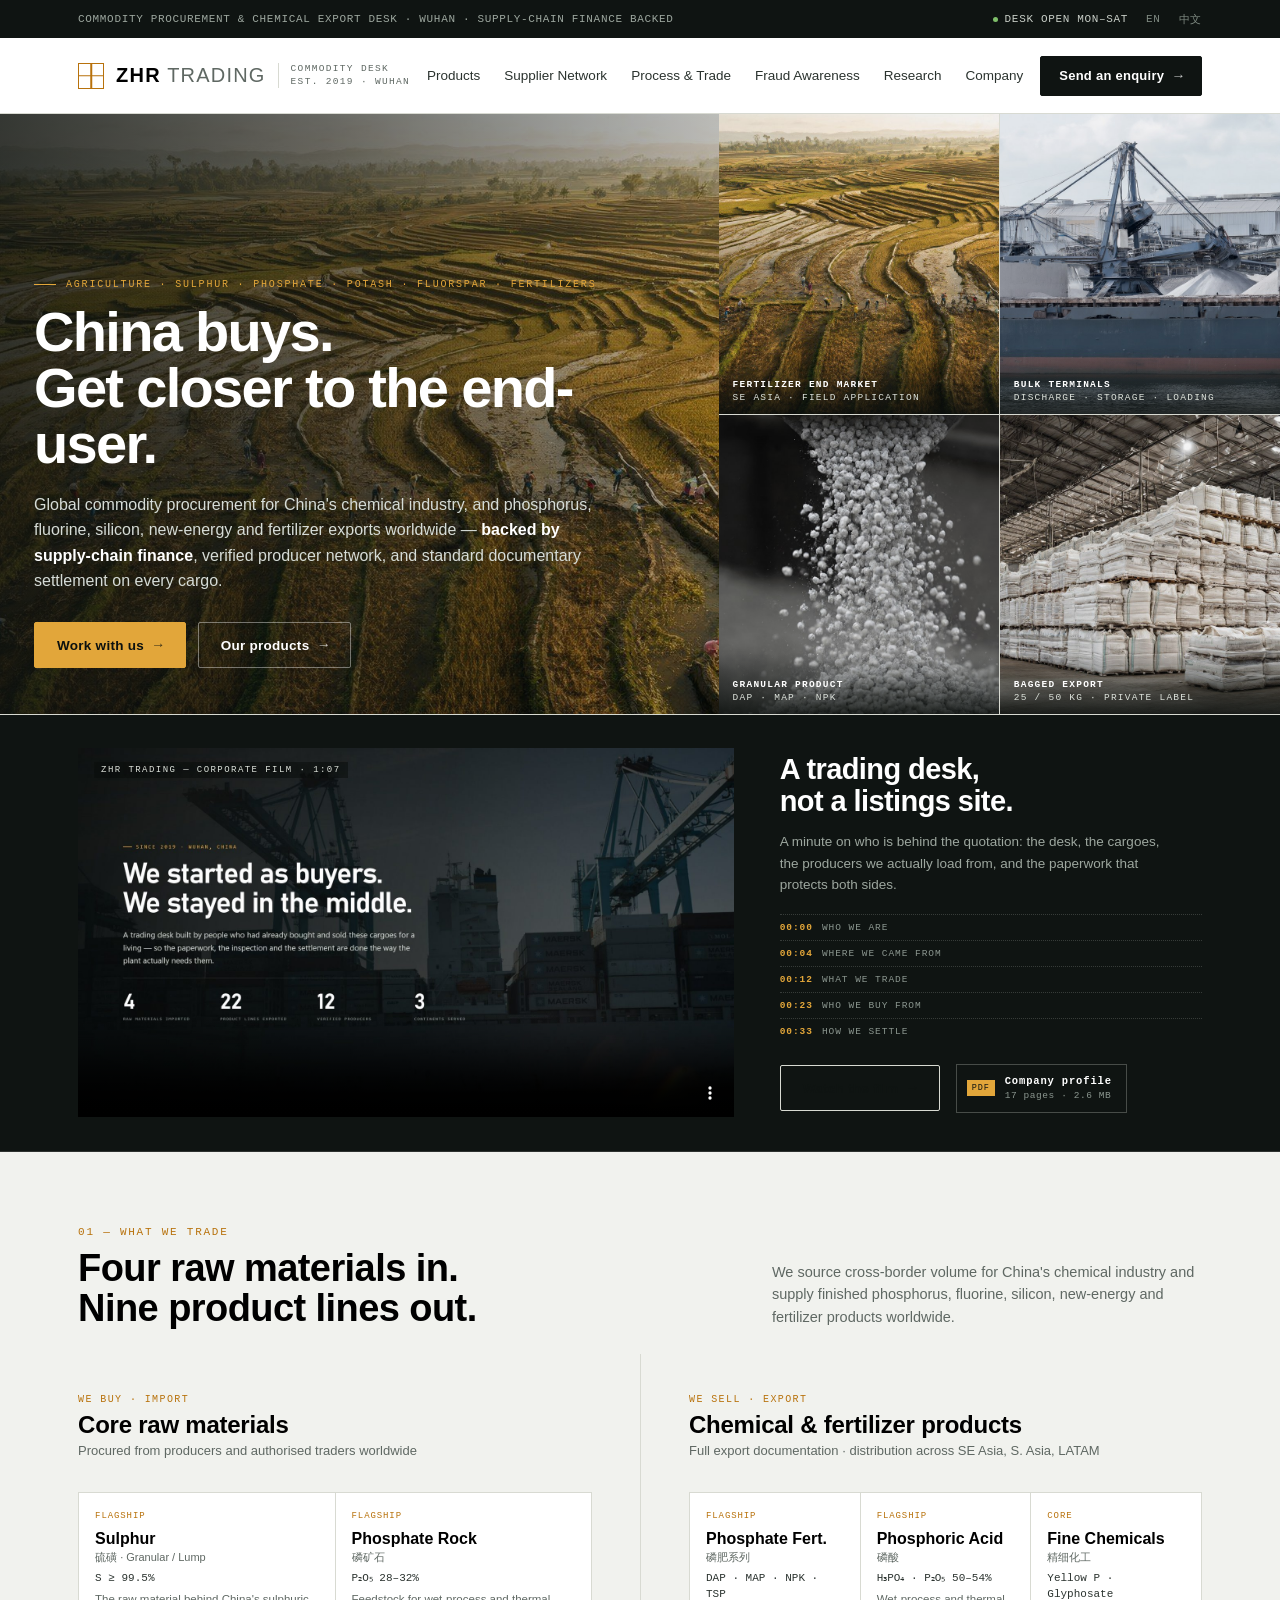
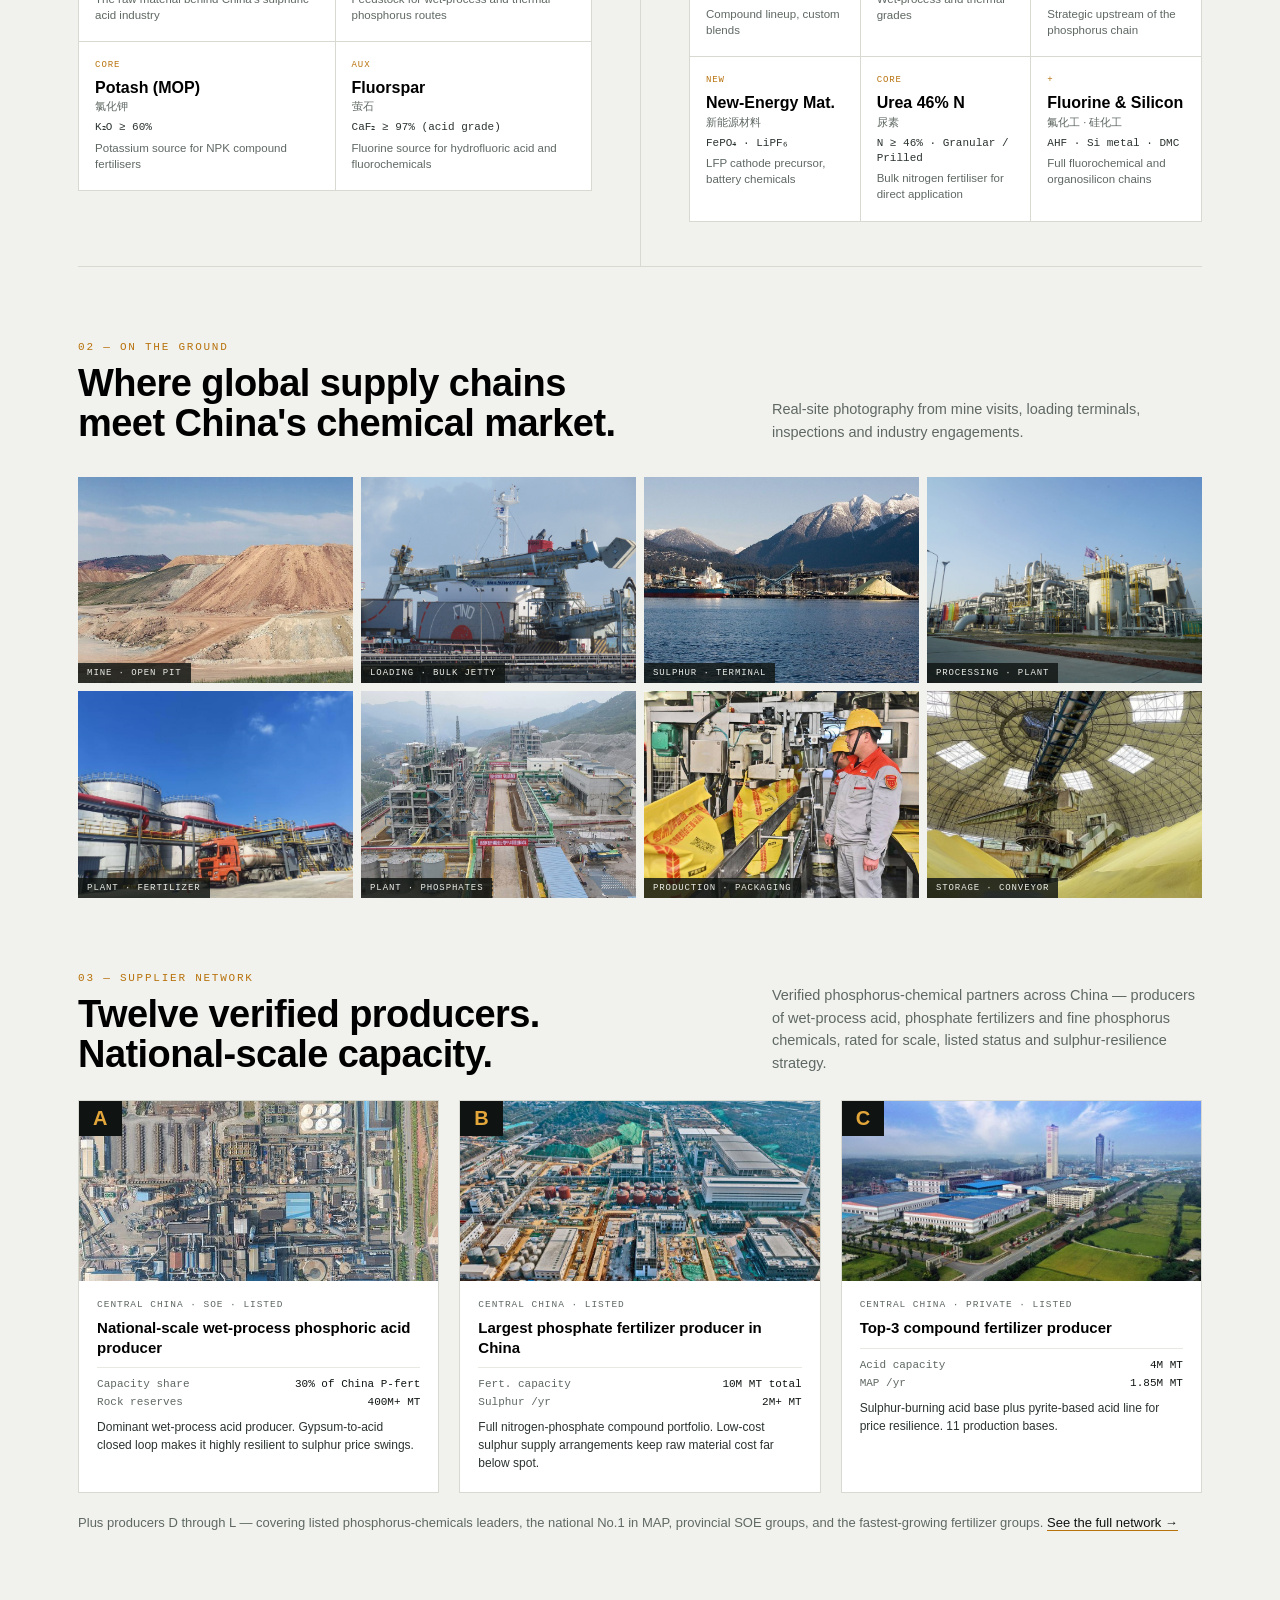
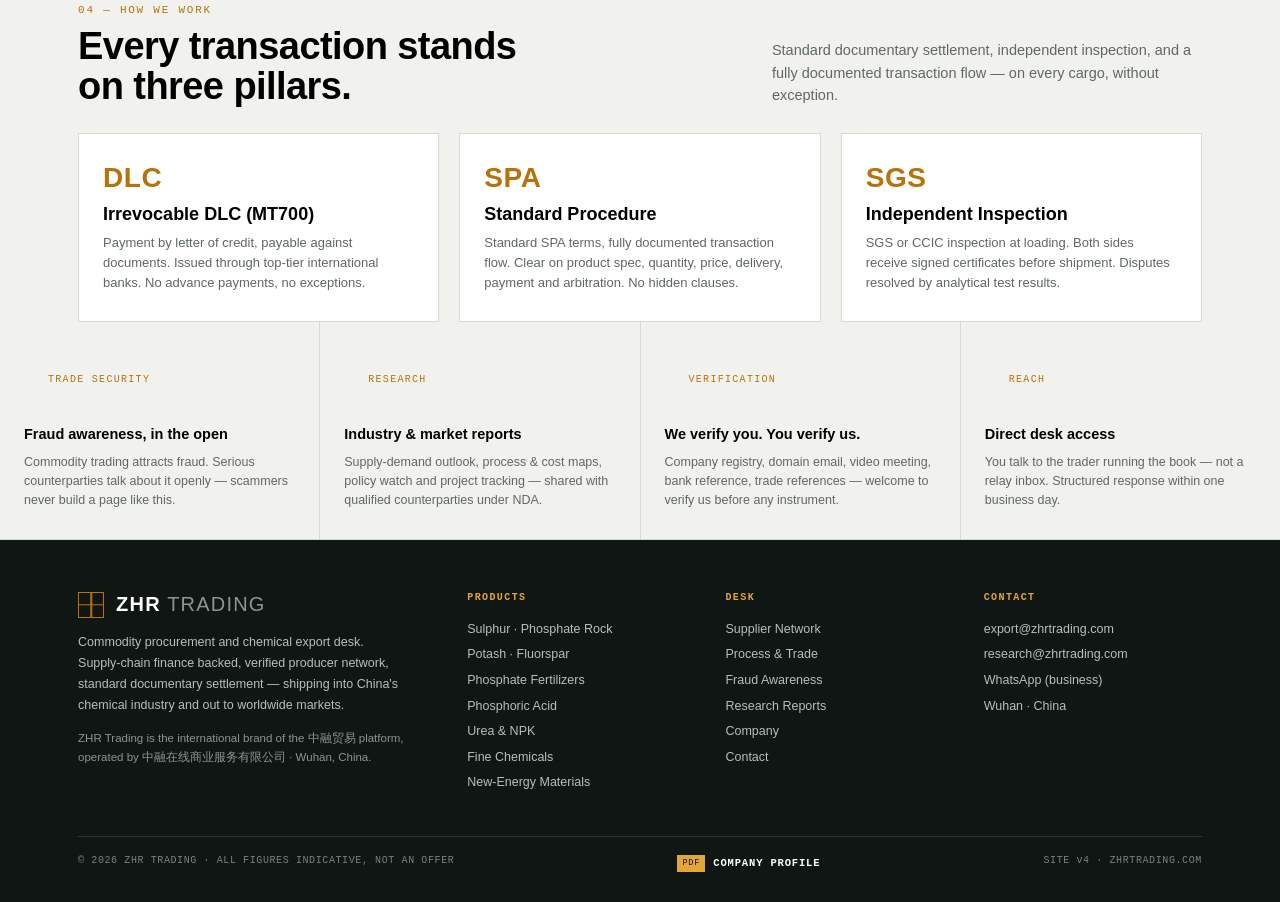
<file: index.html>
<!DOCTYPE html>
<html lang="en">
<head>
<meta charset="utf-8">
<meta name="viewport" content="width=device-width,initial-scale=1">
<title>ZHR Trading — Sulphur, Phosphate, Potash & Fluorspar | China Market Desk</title>
<meta name="description" content="Commodity procurement and chemical export desk: sulphur, phosphate rock, potash, fluorspar and fertilizers — verified producer network, supply-chain finance, documentary settlement.">
<meta property="og:title" content="ZHR Trading — Sulphur, Phosphate, Potash & Fluorspar | China Market Desk">
<meta property="og:description" content="Commodity procurement and chemical export desk: sulphur, phosphate rock, potash, fluorspar and fertilizers — verified producer network, supply-chain finance, documentary settlement.">
<meta property="og:type" content="website">
<meta property="og:site_name" content="ZHR Trading">
<link rel="canonical" href="https://www.zhrtrading.com/">
<link rel="icon" href="assets/favicon.svg" type="image/svg+xml">
<link rel="stylesheet" href="assets/v4.css">
</head>
<body>
  <div class="utility"><div class="wrap">
    <div class="u-l">COMMODITY PROCUREMENT &amp; CHEMICAL EXPORT DESK · WUHAN · SUPPLY-CHAIN FINANCE BACKED</div>
    <div class="u-r"><span class="u-live"><i></i>DESK OPEN MON–SAT</span><span class="on">EN</span><a href="company.html" style="color:#7F8A82">中文</a></div>
  </div></div>
  <nav class="nav"><div class="wrap">
    <a class="brand" href="index.html" style="text-decoration:none"><span class="mark"></span><span class="wm">ZHR<em>&nbsp;TRADING</em></span>
      <span class="tag">COMMODITY DESK<br>EST. 2019 · WUHAN</span></a>
    <div class="menu"><a class="" href="products.html">Products</a><a class="" href="network.html">Supplier Network</a><a class="" href="process.html">Process &amp; Trade</a><a class="" href="fraud.html">Fraud Awareness</a><a class="" href="research.html">Research</a><a class="" href="company.html">Company</a></div>
    <details class="mnav"><summary>☰</summary><div class="sheet"><a class="" href="products.html">Products</a><a class="" href="network.html">Supplier Network</a><a class="" href="process.html">Process &amp; Trade</a><a class="" href="fraud.html">Fraud Awareness</a><a class="" href="research.html">Research</a><a class="" href="company.html">Company</a><a href="contact.html">Send an enquiry →</a></div></details>
    <a class="btn" href="contact.html">Send an enquiry <span class="ar">→</span></a>
  </div></nav>

<section class="hero">
    <div class="hgrid">
      <div class="hmain"><img src="img/gen_agri_rice.jpg" alt="Rice paddies under cultivation — fertilizer end market">
        <div class="hcopy"><div class="wrap">
          <div class="eyebrow"><span class="tick"></span>AGRICULTURE · SULPHUR · PHOSPHATE · POTASH · FLUORSPAR · FERTILIZERS</div>
          <h1>China buys.<br>Get closer to the end-user.</h1>
          <p class="hsub">Global commodity procurement for China's chemical industry, and phosphorus, fluorine, silicon,
            new-energy and fertilizer exports worldwide — <b>backed by supply-chain finance</b>, verified producer
            network, and standard documentary settlement on every cargo.</p>
          <div class="hcta">
            <a class="btn" href="contact.html">Work with us <span class="ar">→</span></a>
            <a class="btn ghost" href="contact.html">Our products <span class="ar">→</span></a>
          </div>
        </div></div>
      </div>
      <div class="hside">
        <a href="products.html"><img src="img/gen_agri_rice.jpg" alt=""><span class="cx"><b>Fertilizer end market</b>SE Asia · Field application</span></a>
        <a href="network.html"><img src="img/gen_port_bulk.jpg" alt=""><span class="cx"><b>Bulk terminals</b>Discharge · Storage · Loading</span></a>
        <a href="products.html"><img src="img/gen_fert_prills.jpg" alt=""><span class="cx"><b>Granular product</b>DAP · MAP · NPK</span></a>
        <a href="products.html"><img src="img/gen_bag_stack.jpg" alt=""><span class="cx"><b>Bagged export</b>25 / 50 kg · Private label</span></a>
      </div>
    </div>
  </section>

  <section class="film"><div class="wrap"><div class="fwrap2">
    <div class="fposter">
      <video id="film" poster="/img/film_poster.jpg" controls preload="none" playsinline
             style="width:100%;height:100%;object-fit:cover;display:block;background:#000">
        <source src="video/zhr-promo.mp4" type="video/mp4">
        Your browser does not support embedded video — <a href="video/zhr-promo.mp4">download the film</a>.
      </video>
      <div class="fcap">ZHR TRADING — CORPORATE FILM · 1:07</div>
    </div>
    <div class="fcopy">
      <h3>A trading desk,<br>not a listings site.</h3>
      <p>A minute on who is behind the quotation: the desk, the cargoes, the producers
        we actually load from, and the paperwork that protects both sides.</p>
      <ul class="fbeats">
        <li><b>00:00</b>WHO WE ARE</li>
        <li><b>00:04</b>WHERE WE CAME FROM</li>
        <li><b>00:12</b>WHAT WE TRADE</li>
        <li><b>00:23</b>WHO WE BUY FROM</li>
        <li><b>00:33</b>HOW WE SETTLE</li>
      </ul>
      <div class="filmbtns">
        <a class="btn ghost" href="contact.html">Watch the film <span class="ar">→</span></a>
        <a class="dl" href="download/ZHRTrading_Company_Profile_web.pdf" download>
          <span class="dl-ic">PDF</span>
          <span class="dl-tx"><b>Company profile</b>17 pages · 2.6 MB</span>
        </a>
      </div>
    </div>
  </div></div></section>

  <section class="sec"><div class="wrap">
    <div class="sechead">
      <div><div class="num">01 — WHAT WE TRADE</div><h2>Four raw materials in.<br>Nine product lines out.</h2></div>
      <p>We source cross-border volume for China's chemical industry and supply finished phosphorus, fluorine,
        silicon, new-energy and fertilizer products worldwide.</p>
    </div>
    <div class="bs">
      <div class="col">
        <div class="blab">WE BUY · IMPORT</div>
        <h3>Core raw materials</h3>
        <div class="bsub">Procured from producers and authorised traders worldwide</div>
        <div class="pgrid">
          <div class="pitem"><div class="role">Flagship</div><b>Sulphur</b><div class="zh">硫磺 · Granular / Lump</div>
            <div class="spec">S ≥ 99.5%</div><div class="use">The raw material behind China's sulphuric acid industry</div></div>
          <div class="pitem"><div class="role">Flagship</div><b>Phosphate Rock</b><div class="zh">磷矿石</div>
            <div class="spec">P₂O₅ 28–32%</div><div class="use">Feedstock for wet-process and thermal phosphorus routes</div></div>
          <div class="pitem"><div class="role">Core</div><b>Potash (MOP)</b><div class="zh">氯化钾</div>
            <div class="spec">K₂O ≥ 60%</div><div class="use">Potassium source for NPK compound fertilisers</div></div>
          <div class="pitem"><div class="role">Aux</div><b>Fluorspar</b><div class="zh">萤石</div>
            <div class="spec">CaF₂ ≥ 97% (acid grade)</div><div class="use">Fluorine source for hydrofluoric acid and fluorochemicals</div></div>
        </div>
      </div>
      <div class="col">
        <div class="blab">WE SELL · EXPORT</div>
        <h3>Chemical &amp; fertilizer products</h3>
        <div class="bsub">Full export documentation · distribution across SE Asia, S. Asia, LATAM</div>
        <div class="pgrid wide">
          <div class="pitem"><div class="role">Flagship</div><b>Phosphate Fert.</b><div class="zh">磷肥系列</div>
            <div class="spec">DAP · MAP · NPK · TSP</div><div class="use">Compound lineup, custom blends</div></div>
          <div class="pitem"><div class="role">Flagship</div><b>Phosphoric Acid</b><div class="zh">磷酸</div>
            <div class="spec">H₃PO₄ · P₂O₅ 50–54%</div><div class="use">Wet-process and thermal grades</div></div>
          <div class="pitem"><div class="role">Core</div><b>Fine Chemicals</b><div class="zh">精细化工</div>
            <div class="spec">Yellow P · Glyphosate</div><div class="use">Strategic upstream of the phosphorus chain</div></div>
          <div class="pitem"><div class="role">New</div><b>New-Energy Mat.</b><div class="zh">新能源材料</div>
            <div class="spec">FePO₄ · LiPF₆</div><div class="use">LFP cathode precursor, battery chemicals</div></div>
          <div class="pitem"><div class="role">Core</div><b>Urea 46% N</b><div class="zh">尿素</div>
            <div class="spec">N ≥ 46% · Granular / Prilled</div><div class="use">Bulk nitrogen fertiliser for direct application</div></div>
          <div class="pitem"><div class="role">+</div><b>Fluorine &amp; Silicon</b><div class="zh">氟化工 · 硅化工</div>
            <div class="spec">AHF · Si metal · DMC</div><div class="use">Full fluorochemical and organosilicon chains</div></div>
        </div>
      </div>
    </div>
  </div></section>

  <section class="sec"><div class="wrap">
    <div class="sechead">
      <div><div class="num">02 — ON THE GROUND</div><h2>Where global supply chains<br>meet China's chemical market.</h2></div>
      <p>Real-site photography from mine visits, loading terminals, inspections and industry engagements.</p>
    </div>
    <div class="gal">
      <a href="network.html"><img src="img/ops/mine_02_panorama.jpg"><span class="tag">Mine · Open pit</span></a>
      <a href="network.html"><img src="img/ops/loading_01_kwinana.jpg"><span class="tag">Loading · Bulk jetty</span></a>
      <a href="network.html"><img src="img/ops/sulfur_00_vancouver_pile.jpg"><span class="tag">Sulphur · Terminal</span></a>
      <a href="network.html"><img src="img/ops/process_01_chemical_plant_new.jpg"><span class="tag">Processing · Plant</span></a>
      <a href="network.html"><img src="img/ops/ws_kingenta_05.jpg"><span class="tag">Plant · Fertilizer</span></a>
      <a href="network.html"><img src="img/ops/ws_gzstv_01.jpg"><span class="tag">Plant · Phosphates</span></a>
      <a href="network.html"><img src="img/ops/packaging_line_inspection.jpg"><span class="tag">Production · Packaging</span></a>
      <a href="network.html"><img src="img/ops/storage_dome_handling.jpg"><span class="tag">Storage · Conveyor</span></a>
    </div>
  </div></section>

  <section class="sec"><div class="wrap">
    <div class="sechead">
      <div><div class="num">03 — SUPPLIER NETWORK</div><h2>Twelve verified producers.<br>National-scale capacity.</h2></div>
      <p>Verified phosphorus-chemical partners across China — producers of wet-process acid, phosphate fertilizers
        and fine phosphorus chemicals, rated for scale, listed status and sulphur-resilience strategy.</p>
    </div>
    <div class="scards">
      <div class="scard"><div class="ph"><img src="img/sup/supplier-a_3_aerial_0.jpg"><span class="id">A</span></div>
        <div class="body"><div class="reg">Central China · SOE · Listed</div>
        <h4>National-scale wet-process phosphoric acid producer</h4>
        <dl class="stats"><dt>Capacity share</dt><dd>30% of China P-fert</dd><dt>Rock reserves</dt><dd>400M+ MT</dd></dl>
        <p class="desc">Dominant wet-process acid producer. Gypsum-to-acid closed loop makes it highly resilient to sulphur price swings.</p></div></div>
      <div class="scard"><div class="ph"><img src="img/sup/supplier-b_3_aerial_0.jpg"><span class="id">B</span></div>
        <div class="body"><div class="reg">Central China · Listed</div>
        <h4>Largest phosphate fertilizer producer in China</h4>
        <dl class="stats"><dt>Fert. capacity</dt><dd>10M MT total</dd><dt>Sulphur /yr</dt><dd>2M+ MT</dd></dl>
        <p class="desc">Full nitrogen-phosphate compound portfolio. Low-cost sulphur supply arrangements keep raw material cost far below spot.</p></div></div>
      <div class="scard"><div class="ph"><img src="img/sup/supplier-c_3_aerial_0.jpg"><span class="id">C</span></div>
        <div class="body"><div class="reg">Central China · Private · Listed</div>
        <h4>Top-3 compound fertilizer producer</h4>
        <dl class="stats"><dt>Acid capacity</dt><dd>4M MT</dd><dt>MAP /yr</dt><dd>1.85M MT</dd></dl>
        <p class="desc">Sulphur-burning acid base plus pyrite-based acid line for price resilience. 11 production bases.</p></div></div>
    </div>
    <p style="margin-top:22px;font-size:13px;color:var(--muted)">Plus producers D through L — covering listed phosphorus-chemicals leaders, the national No.1 in MAP,
      provincial SOE groups, and the fastest-growing fertilizer groups. <a href="network.html" style="color:var(--ink);border-bottom:1px solid var(--amber)">See the full network →</a></p>
  </div></section>

  <section class="sec"><div class="wrap">
    <div class="sechead">
      <div><div class="num">04 — HOW WE WORK</div><h2>Every transaction stands<br>on three pillars.</h2></div>
      <p>Standard documentary settlement, independent inspection, and a fully documented transaction flow — on every cargo, without exception.</p>
    </div>
    <div class="pillars">
      <div class="pillar"><div class="ic">DLC</div><h4>Irrevocable DLC (MT700)</h4>
        <p>Payment by letter of credit, payable against documents. Issued through top-tier international banks. No advance payments, no exceptions.</p></div>
      <div class="pillar"><div class="ic">SPA</div><h4>Standard Procedure</h4>
        <p>Standard SPA terms, fully documented transaction flow. Clear on product spec, quantity, price, delivery, payment and arbitration. No hidden clauses.</p></div>
      <div class="pillar"><div class="ic">SGS</div><h4>Independent Inspection</h4>
        <p>SGS or CCIC inspection at loading. Both sides receive signed certificates before shipment. Disputes resolved by analytical test results.</p></div>
    </div>
  </div></section>

  <section><div class="wrap" style="padding:0">
    <div class="trust">
      <div><div class="k">Trade security</div><h4>Fraud awareness, in the open</h4><p>Commodity trading attracts fraud. Serious counterparties talk about it openly — scammers never build a page like this.</p></div>
      <div><div class="k">Research</div><h4>Industry &amp; market reports</h4><p>Supply-demand outlook, process &amp; cost maps, policy watch and project tracking — shared with qualified counterparties under NDA.</p></div>
      <div><div class="k">Verification</div><h4>We verify you. You verify us.</h4><p>Company registry, domain email, video meeting, bank reference, trade references — welcome to verify us before any instrument.</p></div>
      <div><div class="k">Reach</div><h4>Direct desk access</h4><p>You talk to the trader running the book — not a relay inbox. Structured response within one business day.</p></div>
    </div>
  </div></section>

  
</div>

<!-- ===================== S02 · PRODUCTS ===================== -->
<style>
#s02 .pghead{padding:40px 0 0;display:grid;grid-template-columns:1fr 340px;gap:56px;align-items:end}
#s02 .pghead h1{font-family:var(--f-d);font-size:54px;line-height:1.02;letter-spacing:-.03em;font-weight:600;margin-top:14px}
#s02 .pghead p{margin-top:16px;font-size:15px;line-height:1.6;color:var(--ink2);max-width:620px}
#s02 .counts{border:1px solid var(--ink);background:var(--panel)}
#s02 .counts div{display:flex;justify-content:space-between;align-items:baseline;padding:13px 16px;border-bottom:1px solid var(--line2)}
#s02 .counts div:last-child{border-bottom:0}
#s02 .counts .k{font-family:var(--f-m);font-size:10px;letter-spacing:.1em;text-transform:uppercase;color:var(--muted)}
#s02 .counts .v{font-family:var(--f-d);font-size:22px;font-weight:600}
#s02 .grp{margin-top:44px;border-top:1px solid var(--ink);padding-top:24px}
#s02 .grp .gh{display:flex;justify-content:space-between;align-items:baseline;margin-bottom:18px}
#s02 .grp h3{font-family:var(--f-d);font-size:26px;font-weight:600;letter-spacing:-.01em}
#s02 .grp .gsub{font-family:var(--f-m);font-size:10px;letter-spacing:.1em;text-transform:uppercase;color:var(--muted)}
#s02 .grid4{display:grid;grid-template-columns:repeat(4,1fr);gap:16px}
#s02 .grid3{display:grid;grid-template-columns:repeat(3,1fr);gap:16px}
#s02 .note{font-size:11.5px;color:var(--muted);line-height:1.55;margin-top:14px;border-left:2px solid var(--amber);padding-left:12px}
</style>
  <footer class="foot"><div class="wrap">
    <div class="cols">
      <div class="about"><div class="brand"><span class="mark"></span><span class="wm">ZHR<em style="color:#8B968F">&nbsp;TRADING</em></span></div>
        <p>Commodity procurement and chemical export desk. Supply-chain finance backed, verified producer network,
          standard documentary settlement — shipping into China's chemical industry and out to worldwide markets.</p>
        <p style="margin-top:12px;font-size:11.5px;color:#8B968F">ZHR Trading is the international brand of the
          中融贸易 platform, operated by 中融在线商业服务有限公司 · Wuhan, China.</p></div>
      <div><h5>Products</h5><ul>
        <li><a href="products.html">Sulphur · Phosphate Rock</a></li><li><a href="products.html">Potash · Fluorspar</a></li>
        <li><a href="products.html">Phosphate Fertilizers</a></li><li><a href="products.html">Phosphoric Acid</a></li>
        <li><a href="products.html">Urea &amp; NPK</a></li><li><a href="products.html">Fine Chemicals</a></li>
        <li><a href="products.html">New-Energy Materials</a></li></ul></div>
      <div><h5>Desk</h5><ul>
        <li><a href="network.html">Supplier Network</a></li><li><a href="process.html">Process &amp; Trade</a></li>
        <li><a href="fraud.html">Fraud Awareness</a></li><li><a href="research.html">Research Reports</a></li>
        <li><a href="company.html">Company</a></li><li><a href="contact.html">Contact</a></li></ul></div>
      <div><h5>Contact</h5><ul>
        <li>export@zhrtrading.com</li><li>research@zhrtrading.com</li><li>WhatsApp (business)</li>
        <li>Wuhan · China</li></ul></div>
    </div>
    <div class="legal"><span>© 2026 ZHR TRADING · ALL FIGURES INDICATIVE, NOT AN OFFER</span>
      <a class="dl" href="download/ZHRTrading_Company_Profile_web.pdf" download style="border:0;padding:0;gap:8px">
        <span class="dl-ic">PDF</span><span class="dl-tx" style="color:#B7C0B9"><b>COMPANY PROFILE</b></span></a>
      <span>SITE v4 · ZHRTRADING.COM</span></div>
  </div></footer>

</body>
</html>
</file>
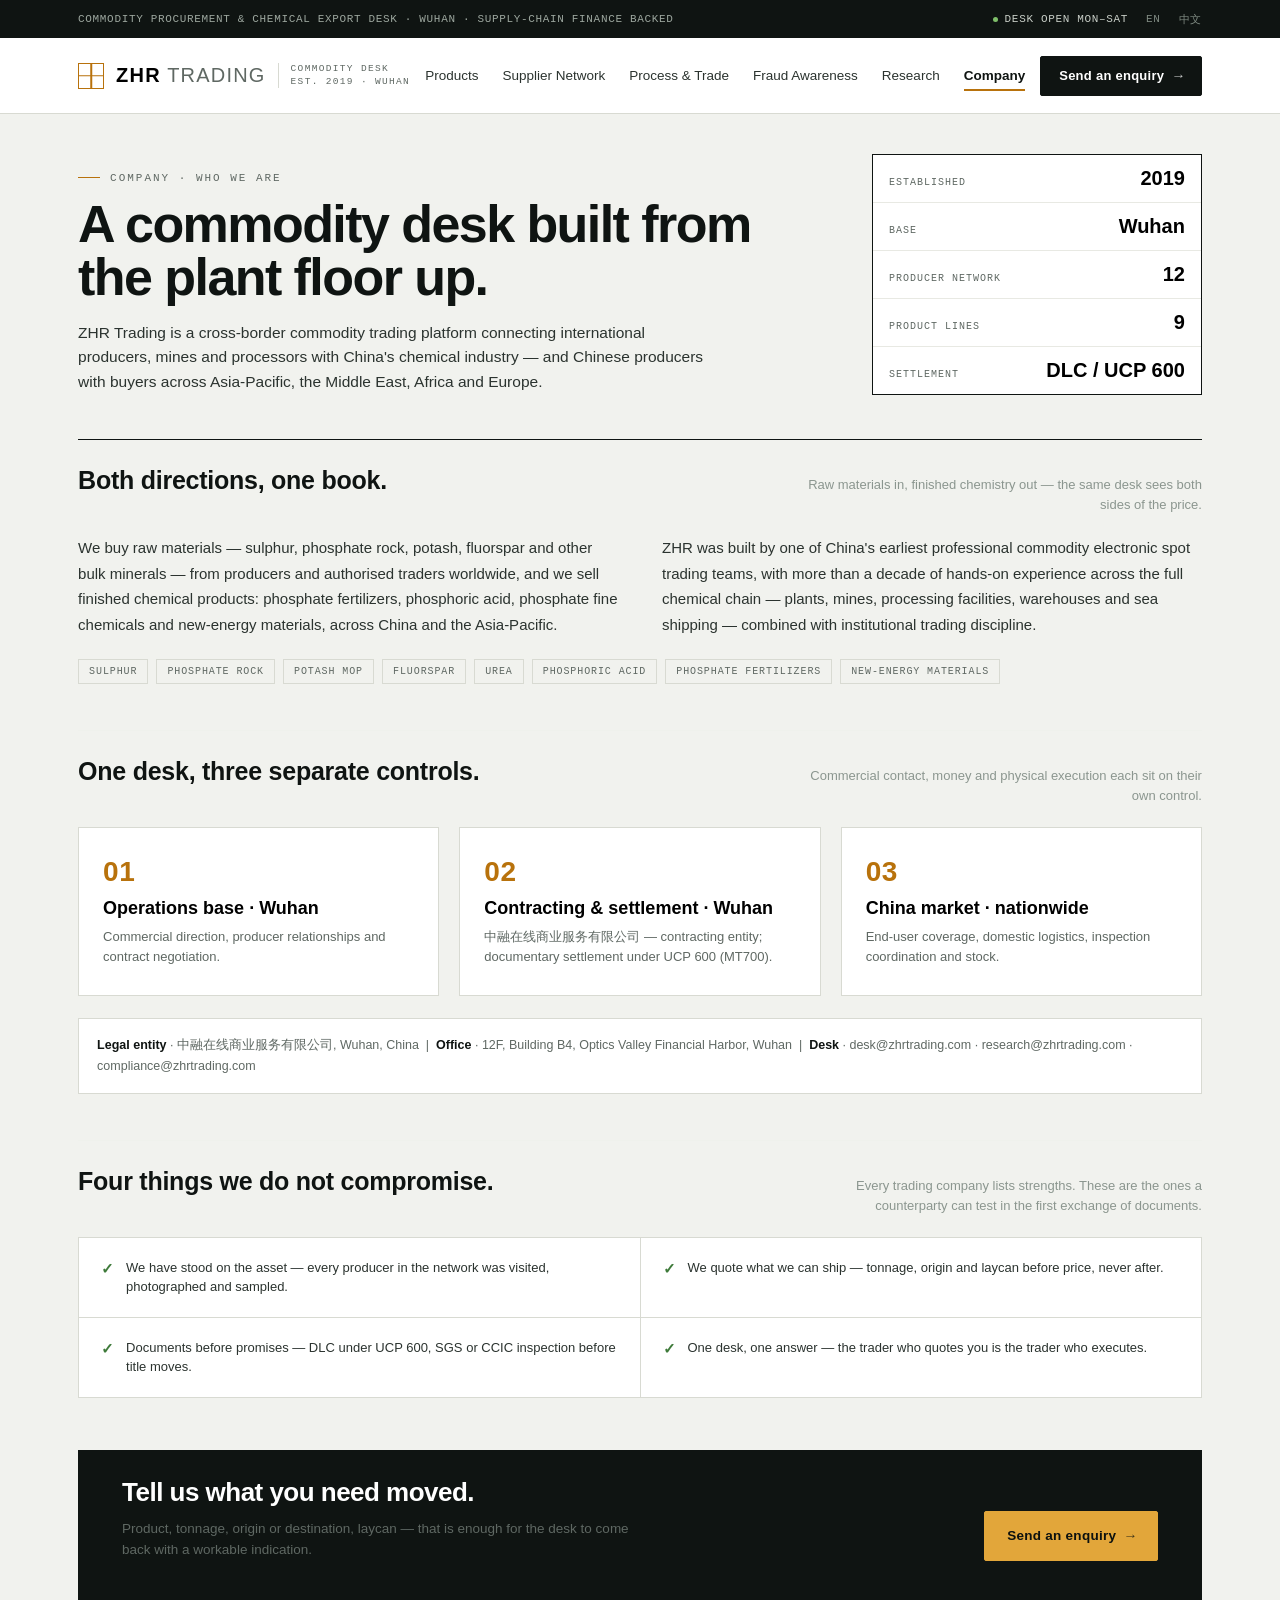
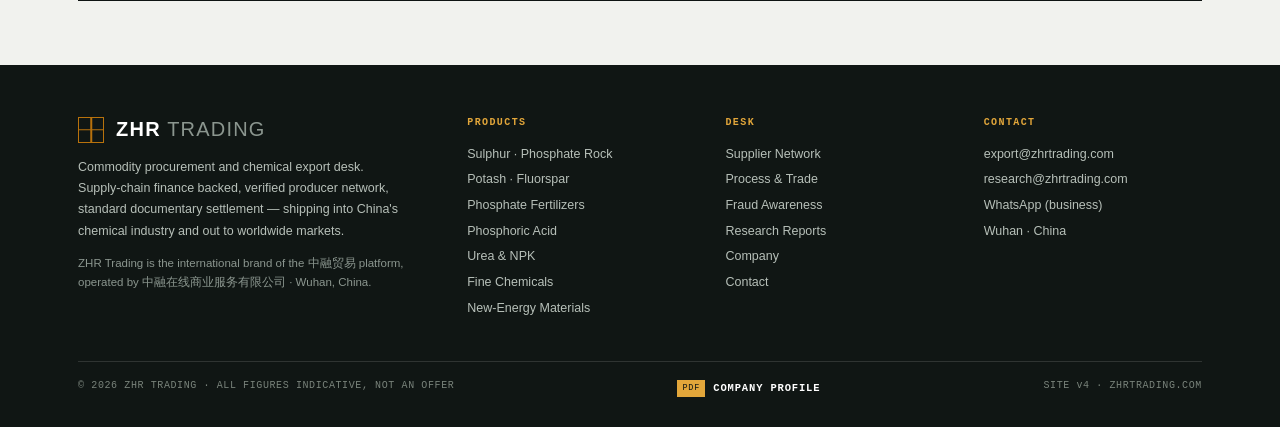
<file: company.html>
<!DOCTYPE html>
<html lang="en">
<head>
<meta charset="utf-8">
<meta name="viewport" content="width=device-width,initial-scale=1">
<title>Company — ZHR Trading | commodity desk, Wuhan</title>
<meta name="description" content="ZHR Trading is a cross-border commodity trading platform connecting international producers with China's chemical industry. Operations, contracting and settlement in Wuhan.">
<meta property="og:title" content="Company — ZHR Trading | commodity desk, Wuhan">
<meta property="og:description" content="ZHR Trading is a cross-border commodity trading platform connecting international producers with China's chemical industry. Operations, contracting and settlement in Wuhan.">
<meta property="og:type" content="website">
<meta property="og:site_name" content="ZHR Trading">
<link rel="canonical" href="https://www.zhrtrading.com/company">
<link rel="icon" href="assets/favicon.svg" type="image/svg+xml">
<link rel="stylesheet" href="assets/v4.css">
</head>
<body>
  <div class="utility"><div class="wrap">
    <div class="u-l">COMMODITY PROCUREMENT &amp; CHEMICAL EXPORT DESK · WUHAN · SUPPLY-CHAIN FINANCE BACKED</div>
    <div class="u-r"><span class="u-live"><i></i>DESK OPEN MON–SAT</span><span class="on">EN</span><a href="company.html" style="color:#7F8A82">中文</a></div>
  </div></div>
  <nav class="nav"><div class="wrap">
    <a class="brand" href="index.html" style="text-decoration:none"><span class="mark"></span><span class="wm">ZHR<em>&nbsp;TRADING</em></span>
      <span class="tag">COMMODITY DESK<br>EST. 2019 · WUHAN</span></a>
    <div class="menu"><a class="" href="products.html">Products</a><a class="" href="network.html">Supplier Network</a><a class="" href="process.html">Process &amp; Trade</a><a class="" href="fraud.html">Fraud Awareness</a><a class="" href="research.html">Research</a><a class="act " href="company.html">Company</a></div>
    <details class="mnav"><summary>☰</summary><div class="sheet"><a class="" href="products.html">Products</a><a class="" href="network.html">Supplier Network</a><a class="" href="process.html">Process &amp; Trade</a><a class="" href="fraud.html">Fraud Awareness</a><a class="" href="research.html">Research</a><a class="act" href="company.html">Company</a><a href="contact.html">Send an enquiry →</a></div></details>
    <a class="btn" href="contact.html">Send an enquiry <span class="ar">→</span></a>
  </div></nav>
  <div class="wrap">
    <div class="pghead">
      <div>
        <div class="eyebrow"><span class="tick"></span>COMPANY · WHO WE ARE</div>
        <h1>A commodity desk built from the plant floor up.</h1>
        <p>ZHR Trading is a cross-border commodity trading platform connecting international producers, mines and
          processors with China's chemical industry — and Chinese producers with buyers across Asia-Pacific, the
          Middle East, Africa and Europe.</p>
      </div>
      <div class="facts">
        <div><span class="k">Established</span><span class="v">2019</span></div>
        <div><span class="k">Base</span><span class="v">Wuhan</span></div>
        <div><span class="k">Producer network</span><span class="v">12</span></div>
        <div><span class="k">Product lines</span><span class="v">9</span></div>
        <div><span class="k">Settlement</span><span class="v">DLC / UCP 600</span></div>
      </div>
    </div>

    <div class="blk" style="margin-top:44px;border-top:1px solid var(--ink);padding-top:26px">
      <div class="bhd"><h3>Both directions, one book.</h3>
        <div class="bsub">Raw materials in, finished chemistry out — the same desk sees both sides of the price.</div></div>
      <div class="fraud-grid">
        <div>
          <p style="font-size:15px;line-height:1.7;color:var(--ink2)">We buy raw materials — sulphur, phosphate rock,
            potash, fluorspar and other bulk minerals — from producers and authorised traders worldwide, and we sell
            finished chemical products: phosphate fertilizers, phosphoric acid, phosphate fine chemicals and
            new-energy materials, across China and the Asia-Pacific.</p>
        </div>
        <div>
          <p style="font-size:15px;line-height:1.7;color:var(--ink2)">ZHR was built by one of China's earliest
            professional commodity electronic spot trading teams, with more than a decade of hands-on experience
            across the full chemical chain — plants, mines, processing facilities, warehouses and sea shipping —
            combined with institutional trading discipline.</p>
        </div>
      </div>
      <div class="tagrow" style="display:flex;flex-wrap:wrap;gap:8px;margin-top:22px;font-family:var(--f-m);font-size:10px;letter-spacing:.09em;text-transform:uppercase;color:var(--muted)">
        <span style="border:1px solid var(--line);padding:6px 10px">Sulphur</span>
        <span style="border:1px solid var(--line);padding:6px 10px">Phosphate rock</span>
        <span style="border:1px solid var(--line);padding:6px 10px">Potash MOP</span>
        <span style="border:1px solid var(--line);padding:6px 10px">Fluorspar</span>
        <span style="border:1px solid var(--line);padding:6px 10px">Urea</span>
        <span style="border:1px solid var(--line);padding:6px 10px">Phosphoric acid</span>
        <span style="border:1px solid var(--line);padding:6px 10px">Phosphate fertilizers</span>
        <span style="border:1px solid var(--line);padding:6px 10px">New-energy materials</span>
      </div>
    </div>

    <div class="blk">
      <div class="bhd"><h3>One desk, three separate controls.</h3>
        <div class="bsub">Commercial contact, money and physical execution each sit on their own control.</div></div>
      <div class="pillars">
        <div class="pillar"><div class="ic">01</div><h4>Operations base · Wuhan</h4>
          <p>Commercial direction, producer relationships and contract negotiation.</p></div>
        <div class="pillar"><div class="ic">02</div><h4>Contracting &amp; settlement · Wuhan</h4>
          <p>中融在线商业服务有限公司 — contracting entity; documentary settlement under UCP 600 (MT700).</p></div>
        <div class="pillar"><div class="ic">03</div><h4>China market · nationwide</h4>
          <p>End-user coverage, domestic logistics, inspection coordination and stock.</p></div>
      </div>
      <div class="legend" style="margin-top:22px;border:1px solid var(--line);background:var(--panel);padding:16px 18px;font-size:12.5px;color:var(--muted);line-height:1.7">
        <b style="color:var(--ink)">Legal entity</b> · 中融在线商业服务有限公司, Wuhan, China &nbsp;|&nbsp;
        <b style="color:var(--ink)">Office</b> · 12F, Building B4, Optics Valley Financial Harbor, Wuhan &nbsp;|&nbsp;
        <b style="color:var(--ink)">Desk</b> · desk@zhrtrading.com · research@zhrtrading.com · compliance@zhrtrading.com
      </div>
    </div>

    <div class="blk">
      <div class="bhd"><h3>Four things we do not compromise.</h3>
        <div class="bsub">Every trading company lists strengths. These are the ones a counterparty can test in the
          first exchange of documents.</div></div>
      <div class="principles">
        <div>We have stood on the asset — every producer in the network was visited, photographed and sampled.</div>
        <div>We quote what we can ship — tonnage, origin and laycan before price, never after.</div>
        <div>Documents before promises — DLC under UCP 600, SGS or CCIC inspection before title moves.</div>
        <div>One desk, one answer — the trader who quotes you is the trader who executes.</div>
      </div>
    </div>

    <div class="cta" style="margin:52px 0 64px;border-top:1px solid var(--ink);padding-top:26px;display:flex;justify-content:space-between;align-items:flex-end;gap:40px;flex-wrap:wrap">
      <div><h3 style="font-family:var(--f-d);font-size:26px;font-weight:600">Tell us what you need moved.</h3>
        <p style="margin-top:10px;font-size:13.5px;color:var(--muted);max-width:520px">Product, tonnage, origin or
          destination, laycan — that is enough for the desk to come back with a workable indication.</p></div>
      <a class="btn" href="contact.html">Send an enquiry <span class="ar">→</span></a>
    </div>
  </div>
<footer class="foot"><div class="wrap">
    <div class="cols">
      <div class="about"><div class="brand"><span class="mark"></span><span class="wm">ZHR<em style="color:#8B968F">&nbsp;TRADING</em></span></div>
        <p>Commodity procurement and chemical export desk. Supply-chain finance backed, verified producer network,
          standard documentary settlement — shipping into China's chemical industry and out to worldwide markets.</p>
        <p style="margin-top:12px;font-size:11.5px;color:#8B968F">ZHR Trading is the international brand of the
          中融贸易 platform, operated by 中融在线商业服务有限公司 · Wuhan, China.</p></div>
      <div><h5>Products</h5><ul>
        <li><a href="products.html">Sulphur · Phosphate Rock</a></li><li><a href="products.html">Potash · Fluorspar</a></li>
        <li><a href="products.html">Phosphate Fertilizers</a></li><li><a href="products.html">Phosphoric Acid</a></li>
        <li><a href="products.html">Urea &amp; NPK</a></li><li><a href="products.html">Fine Chemicals</a></li>
        <li><a href="products.html">New-Energy Materials</a></li></ul></div>
      <div><h5>Desk</h5><ul>
        <li><a href="network.html">Supplier Network</a></li><li><a href="process.html">Process &amp; Trade</a></li>
        <li><a href="fraud.html">Fraud Awareness</a></li><li><a href="research.html">Research Reports</a></li>
        <li><a href="company.html">Company</a></li><li><a href="contact.html">Contact</a></li></ul></div>
      <div><h5>Contact</h5><ul>
        <li>export@zhrtrading.com</li><li>research@zhrtrading.com</li><li>WhatsApp (business)</li>
        <li>Wuhan · China</li></ul></div>
    </div>
    <div class="legal"><span>© 2026 ZHR TRADING · ALL FIGURES INDICATIVE, NOT AN OFFER</span>
      <a class="dl" href="download/ZHRTrading_Company_Profile_web.pdf" download style="border:0;padding:0;gap:8px">
        <span class="dl-ic">PDF</span><span class="dl-tx" style="color:#B7C0B9"><b>COMPANY PROFILE</b></span></a>
      <span>SITE v4 · ZHRTRADING.COM</span></div>
  </div></footer>
</body>
</html>
</file>
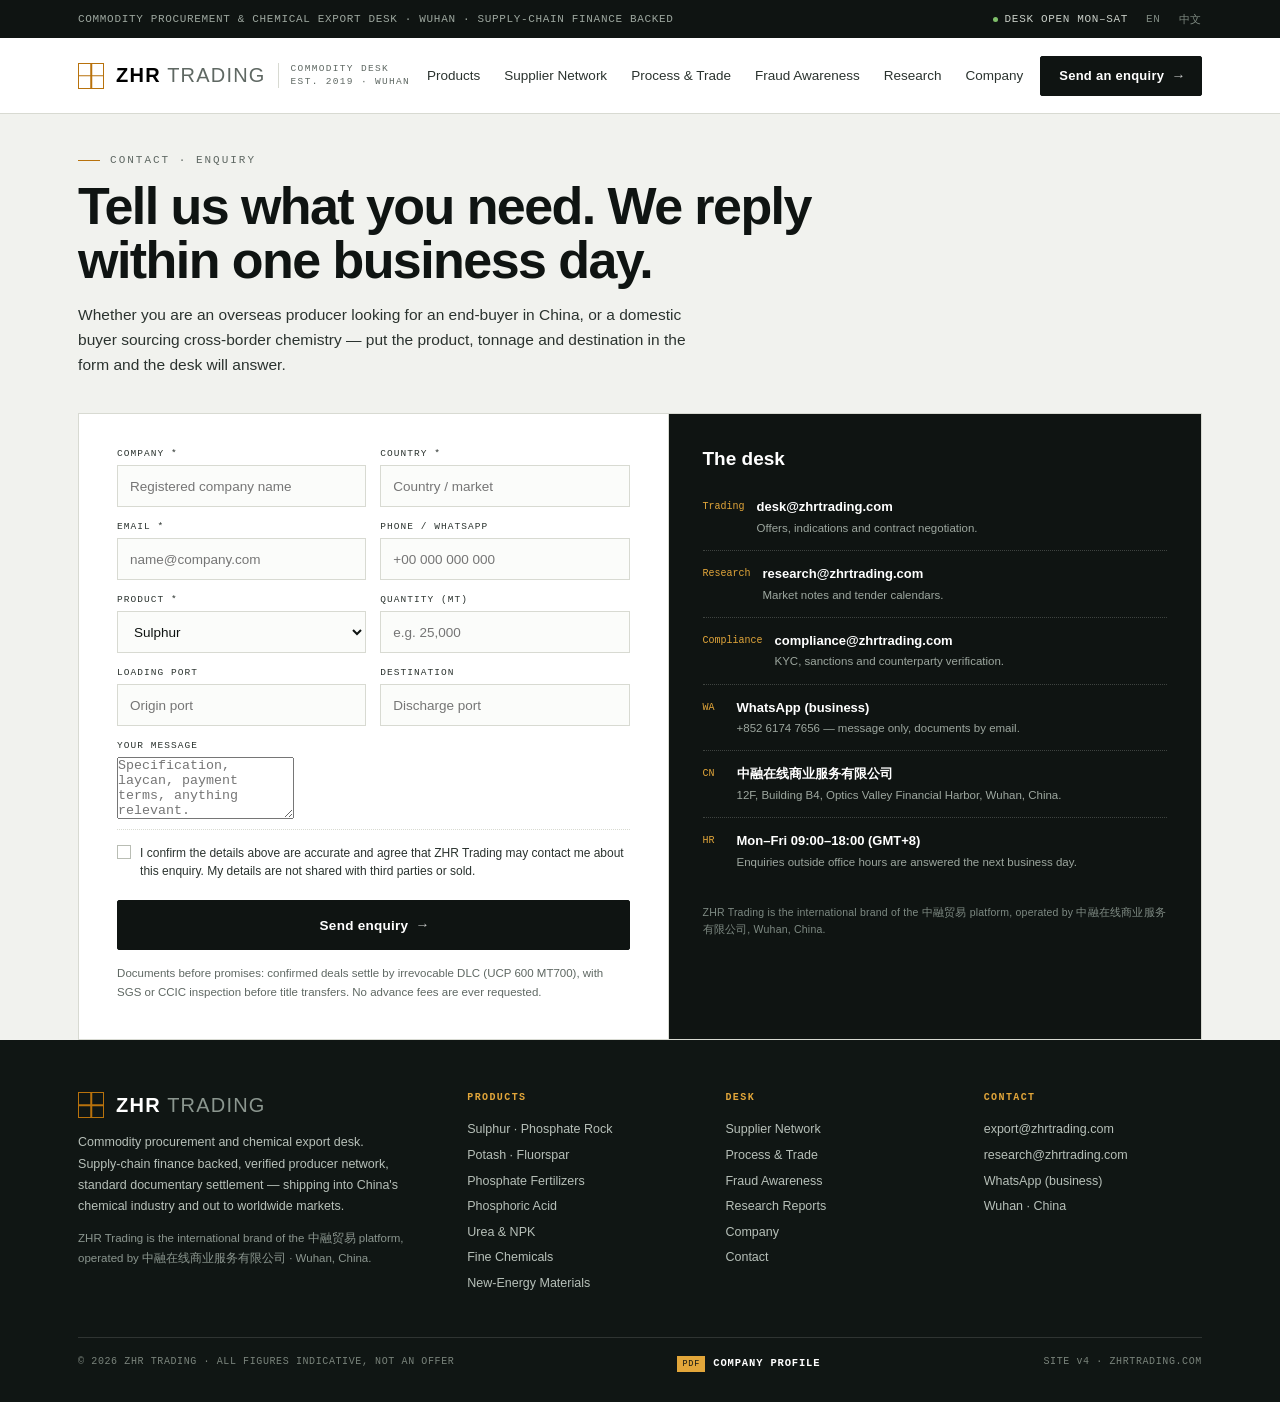
<file: contact.html>
<!DOCTYPE html>
<html lang="en">
<head>
<meta charset="utf-8">
<meta name="viewport" content="width=device-width,initial-scale=1">
<title>Contact — ZHR Trading desk</title>
<meta name="description" content="Send an enquiry to the ZHR Trading desk: product, tonnage, destination. desk@zhrtrading.com · WhatsApp business · Wuhan, China.">
<meta property="og:title" content="Contact — ZHR Trading desk">
<meta property="og:description" content="Send an enquiry to the ZHR Trading desk: product, tonnage, destination. desk@zhrtrading.com · WhatsApp business · Wuhan, China.">
<meta property="og:type" content="website">
<meta property="og:site_name" content="ZHR Trading">
<link rel="canonical" href="https://www.zhrtrading.com/contact">
<link rel="icon" href="assets/favicon.svg" type="image/svg+xml">
<link rel="stylesheet" href="assets/v4.css">
</head>
<body>
  <div class="utility"><div class="wrap">
    <div class="u-l">COMMODITY PROCUREMENT &amp; CHEMICAL EXPORT DESK · WUHAN · SUPPLY-CHAIN FINANCE BACKED</div>
    <div class="u-r"><span class="u-live"><i></i>DESK OPEN MON–SAT</span><span class="on">EN</span><a href="company.html" style="color:#7F8A82">中文</a></div>
  </div></div>
  <nav class="nav"><div class="wrap">
    <a class="brand" href="index.html" style="text-decoration:none"><span class="mark"></span><span class="wm">ZHR<em>&nbsp;TRADING</em></span>
      <span class="tag">COMMODITY DESK<br>EST. 2019 · WUHAN</span></a>
    <div class="menu"><a class="" href="products.html">Products</a><a class="" href="network.html">Supplier Network</a><a class="" href="process.html">Process &amp; Trade</a><a class="" href="fraud.html">Fraud Awareness</a><a class="" href="research.html">Research</a><a class="" href="company.html">Company</a></div>
    <details class="mnav"><summary>☰</summary><div class="sheet"><a class="" href="products.html">Products</a><a class="" href="network.html">Supplier Network</a><a class="" href="process.html">Process &amp; Trade</a><a class="" href="fraud.html">Fraud Awareness</a><a class="" href="research.html">Research</a><a class="" href="company.html">Company</a><a href="contact.html">Send an enquiry →</a></div></details>
    <a class="btn" href="contact.html">Send an enquiry <span class="ar">→</span></a>
  </div></nav>
  <div class="wrap">
    <div class="pghead" style="padding:40px 0 0">
      <div class="eyebrow"><span class="tick"></span>CONTACT · ENQUIRY</div>
      <h1>Tell us what you need. We reply within one business day.</h1>
      <p>Whether you are an overseas producer looking for an end-buyer in China, or a domestic buyer sourcing
        cross-border chemistry — put the product, tonnage and destination in the form and the desk will answer.</p>
    </div>

    <div class="fwrap" style="margin-top:36px">
      <div class="fcol">
        <div class="fr">
          <div class="fld"><label>Company *</label><input type="text" placeholder="Registered company name"></div>
          <div class="fld"><label>Country *</label><input type="text" placeholder="Country / market"></div>
        </div>
        <div class="fr">
          <div class="fld"><label>Email *</label><input type="email" placeholder="name@company.com"></div>
          <div class="fld"><label>Phone / WhatsApp</label><input type="text" placeholder="+00 000 000 000"></div>
        </div>
        <div class="fr">
          <div class="fld"><label>Product *</label>
            <select><option>Sulphur</option><option>Phosphate rock</option><option>Potash (MOP)</option>
              <option>Fluorspar</option><option>DAP / MAP</option><option>Phosphoric acid</option>
              <option>Phosphate fine chemicals</option><option>New-energy materials</option><option>Other</option></select></div>
          <div class="fld"><label>Quantity (MT)</label><input type="text" placeholder="e.g. 25,000"></div>
        </div>
        <div class="fr">
          <div class="fld"><label>Loading port</label><input type="text" placeholder="Origin port"></div>
          <div class="fld"><label>Destination</label><input type="text" placeholder="Discharge port"></div>
        </div>
        <div class="fld"><label>Your message</label><textarea rows="4" placeholder="Specification, laycan, payment terms, anything relevant."></textarea></div>
        <div class="consent"><i></i><span>I confirm the details above are accurate and agree that ZHR Trading may
          contact me about this enquiry. My details are not shared with third parties or sold.</span></div>
        <a class="btn" href="mailto:desk@zhrtrading.com?subject=Enquiry%20from%20zhrtrading.com">Send enquiry <span class="ar">→</span></a>
        <div class="fine" style="margin-top:14px;font-size:11.5px;color:var(--muted);line-height:1.6">
          Documents before promises: confirmed deals settle by irrevocable DLC (UCP 600 MT700), with SGS or CCIC
          inspection before title transfers. No advance fees are ever requested.</div>
      </div>

      <div class="side">
        <h4>The desk</h4>
        <div class="st"><span class="n">Trading</span><span><b>desk@zhrtrading.com</b>Offers, indications and
          contract negotiation.</span></div>
        <div class="st"><span class="n">Research</span><span><b>research@zhrtrading.com</b>Market notes and
          tender calendars.</span></div>
        <div class="st"><span class="n">Compliance</span><span><b>compliance@zhrtrading.com</b>KYC, sanctions and
          counterparty verification.</span></div>
        <div class="st"><span class="n">WA</span><span><b>WhatsApp (business)</b>+852 6174 7656 — message only,
          documents by email.</span></div>
        <div class="st"><span class="n">CN</span><span><b>中融在线商业服务有限公司</b>12F, Building B4, Optics Valley
          Financial Harbor, Wuhan, China.</span></div>
        <div class="st" style="border-bottom:0"><span class="n">HR</span><span><b>Mon–Fri 09:00–18:00 (GMT+8)</b>
          Enquiries outside office hours are answered the next business day.</span></div>
        <div class="fine">ZHR Trading is the international brand of the 中融贸易 platform, operated by
          中融在线商业服务有限公司, Wuhan, China.</div>
      </div>
    </div>
  </div>
<footer class="foot"><div class="wrap">
    <div class="cols">
      <div class="about"><div class="brand"><span class="mark"></span><span class="wm">ZHR<em style="color:#8B968F">&nbsp;TRADING</em></span></div>
        <p>Commodity procurement and chemical export desk. Supply-chain finance backed, verified producer network,
          standard documentary settlement — shipping into China's chemical industry and out to worldwide markets.</p>
        <p style="margin-top:12px;font-size:11.5px;color:#8B968F">ZHR Trading is the international brand of the
          中融贸易 platform, operated by 中融在线商业服务有限公司 · Wuhan, China.</p></div>
      <div><h5>Products</h5><ul>
        <li><a href="products.html">Sulphur · Phosphate Rock</a></li><li><a href="products.html">Potash · Fluorspar</a></li>
        <li><a href="products.html">Phosphate Fertilizers</a></li><li><a href="products.html">Phosphoric Acid</a></li>
        <li><a href="products.html">Urea &amp; NPK</a></li><li><a href="products.html">Fine Chemicals</a></li>
        <li><a href="products.html">New-Energy Materials</a></li></ul></div>
      <div><h5>Desk</h5><ul>
        <li><a href="network.html">Supplier Network</a></li><li><a href="process.html">Process &amp; Trade</a></li>
        <li><a href="fraud.html">Fraud Awareness</a></li><li><a href="research.html">Research Reports</a></li>
        <li><a href="company.html">Company</a></li><li><a href="contact.html">Contact</a></li></ul></div>
      <div><h5>Contact</h5><ul>
        <li>export@zhrtrading.com</li><li>research@zhrtrading.com</li><li>WhatsApp (business)</li>
        <li>Wuhan · China</li></ul></div>
    </div>
    <div class="legal"><span>© 2026 ZHR TRADING · ALL FIGURES INDICATIVE, NOT AN OFFER</span>
      <a class="dl" href="download/ZHRTrading_Company_Profile_web.pdf" download style="border:0;padding:0;gap:8px">
        <span class="dl-ic">PDF</span><span class="dl-tx" style="color:#B7C0B9"><b>COMPANY PROFILE</b></span></a>
      <span>SITE v4 · ZHRTRADING.COM</span></div>
  </div></footer>
</body>
</html>
</file>
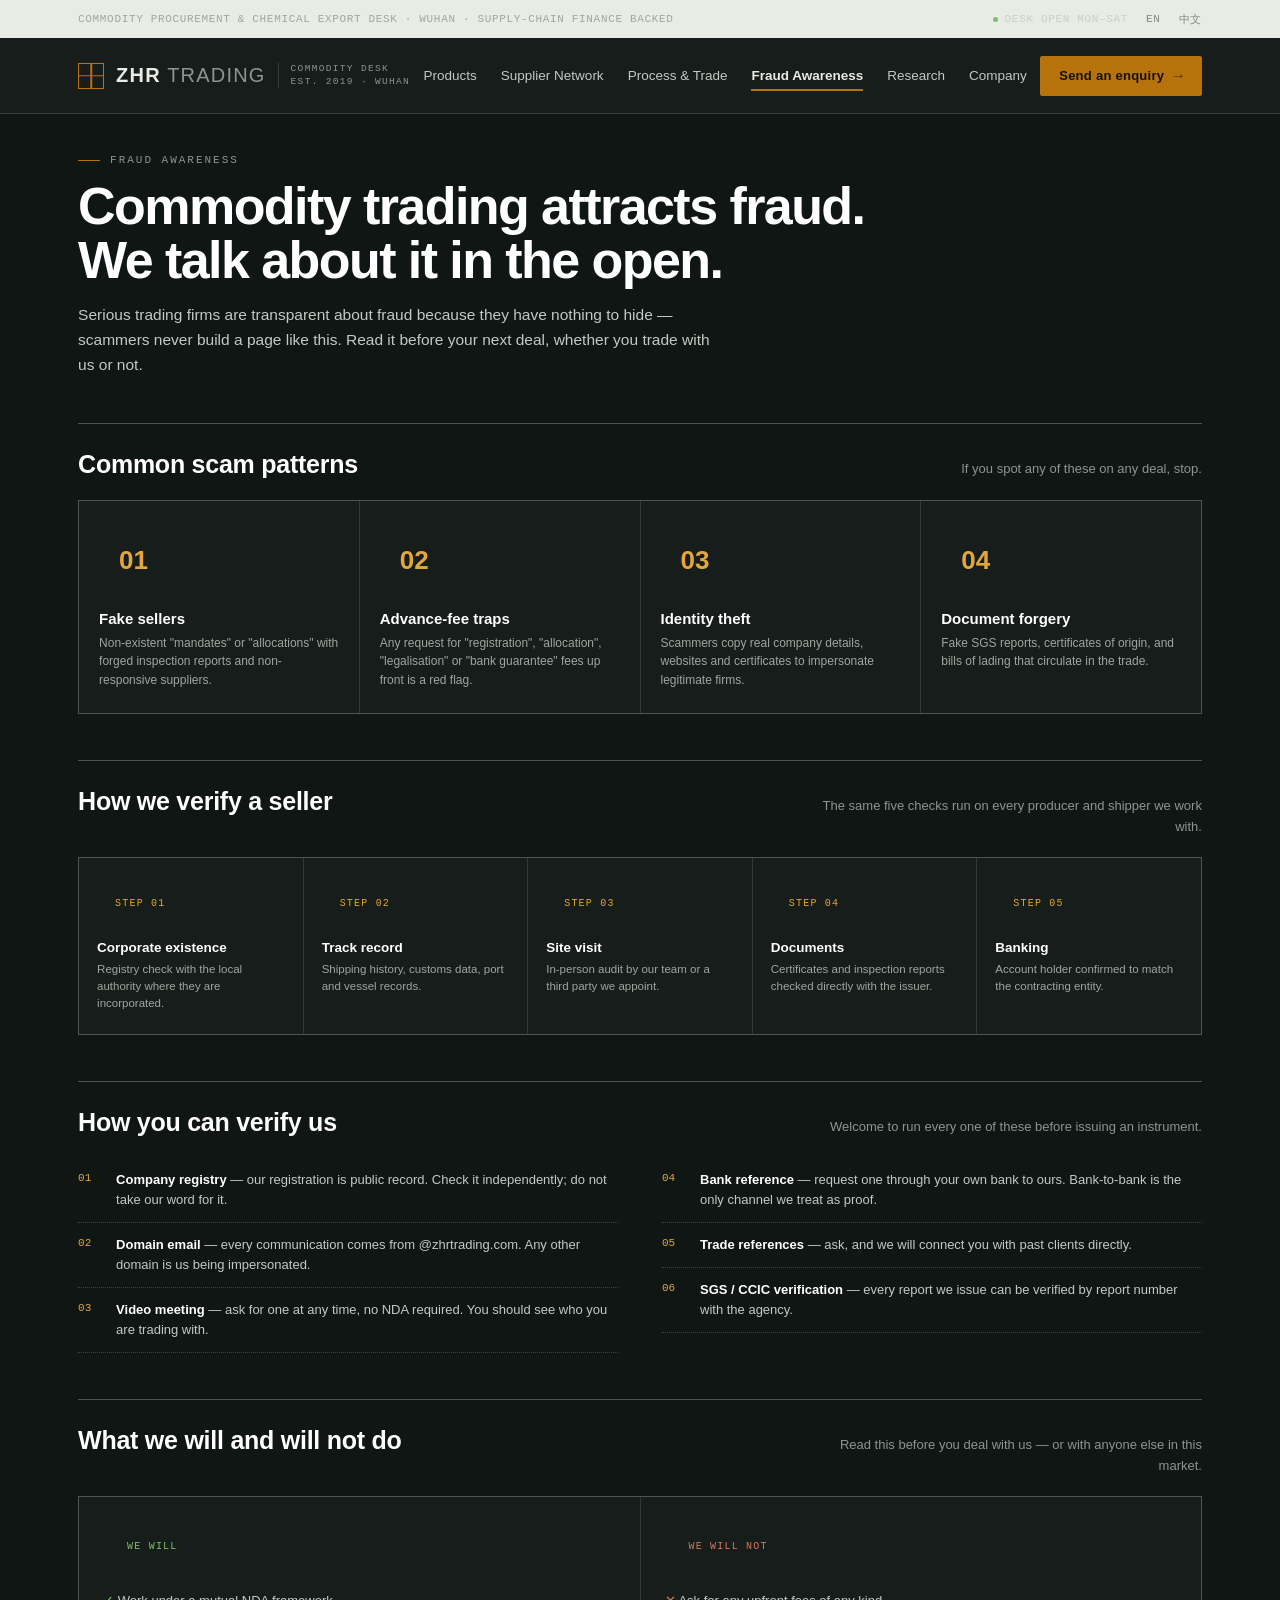
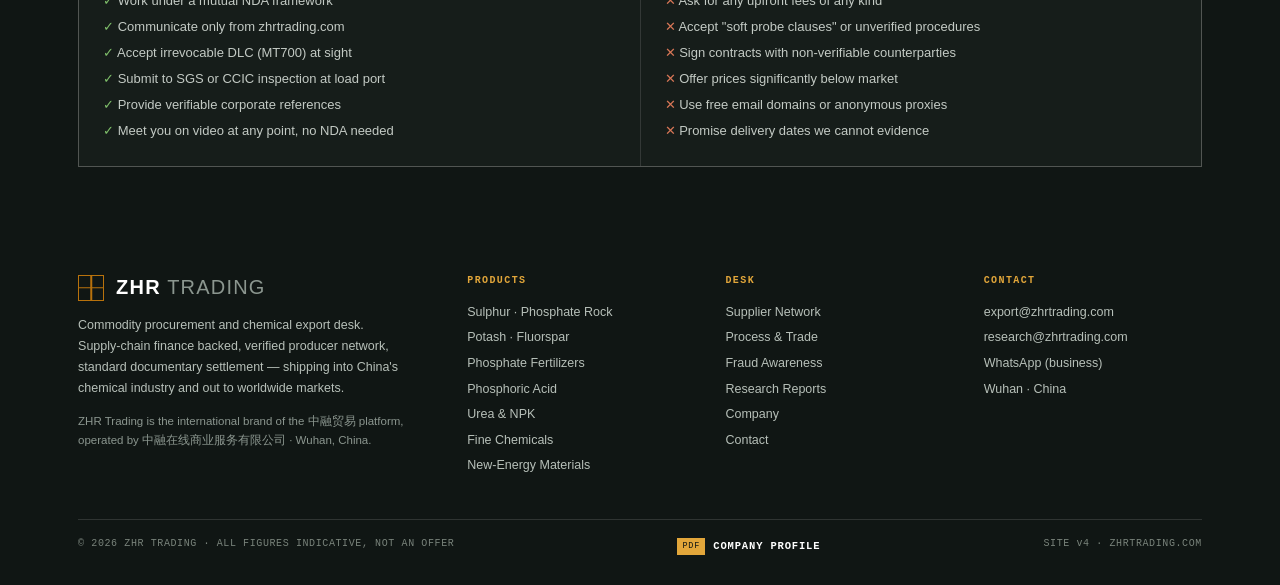
<file: fraud.html>
<!DOCTYPE html>
<html lang="en">
<head>
<meta charset="utf-8">
<meta name="viewport" content="width=device-width,initial-scale=1">
<title>Fraud Awareness — how to verify a counterparty | ZHR Trading</title>
<meta name="description" content="Commodity trading attracts fraud. Common scam patterns, how we verify a seller, how you can verify us, and what we will and will not do.">
<meta property="og:title" content="Fraud Awareness — how to verify a counterparty | ZHR Trading">
<meta property="og:description" content="Commodity trading attracts fraud. Common scam patterns, how we verify a seller, how you can verify us, and what we will and will not do.">
<meta property="og:type" content="website">
<meta property="og:site_name" content="ZHR Trading">
<link rel="canonical" href="https://www.zhrtrading.com/fraud">
<link rel="icon" href="assets/favicon.svg" type="image/svg+xml">
<link rel="stylesheet" href="assets/v4.css">
</head>
<body class="dark">
  <div class="utility"><div class="wrap">
    <div class="u-l">COMMODITY PROCUREMENT &amp; CHEMICAL EXPORT DESK · WUHAN · SUPPLY-CHAIN FINANCE BACKED</div>
    <div class="u-r"><span class="u-live"><i></i>DESK OPEN MON–SAT</span><span class="on">EN</span><a href="company.html" style="color:#7F8A82">中文</a></div>
  </div></div>
  <nav class="nav"><div class="wrap">
    <a class="brand" href="index.html" style="text-decoration:none"><span class="mark"></span><span class="wm">ZHR<em>&nbsp;TRADING</em></span>
      <span class="tag">COMMODITY DESK<br>EST. 2019 · WUHAN</span></a>
    <div class="menu"><a class="" href="products.html">Products</a><a class="" href="network.html">Supplier Network</a><a class="" href="process.html">Process &amp; Trade</a><a class="act " href="fraud.html">Fraud Awareness</a><a class="" href="research.html">Research</a><a class="" href="company.html">Company</a></div>
    <details class="mnav"><summary>☰</summary><div class="sheet"><a class="" href="products.html">Products</a><a class="" href="network.html">Supplier Network</a><a class="" href="process.html">Process &amp; Trade</a><a class="act" href="fraud.html">Fraud Awareness</a><a class="" href="research.html">Research</a><a class="" href="company.html">Company</a><a href="contact.html">Send an enquiry →</a></div></details>
    <a class="btn" href="contact.html">Send an enquiry <span class="ar">→</span></a>
  </div></nav>

<div class="wrap">
    <div class="pghead">
      <div class="eyebrow"><span class="tick"></span>FRAUD AWARENESS</div>
      <h1>Commodity trading attracts fraud. We talk about it in the open.</h1>
      <p>Serious trading firms are transparent about fraud because they have nothing to hide — scammers never
        build a page like this. Read it before your next deal, whether you trade with us or not.</p>
    </div>

    <div class="blk">
      <div class="bhd"><h3>Common scam patterns</h3>
        <div class="bsub">If you spot any of these on any deal, stop.</div></div>
      <div class="scams">
        <div><div class="n">01</div><b>Fake sellers</b><p>Non-existent "mandates" or "allocations" with forged inspection reports and non-responsive suppliers.</p></div>
        <div><div class="n">02</div><b>Advance-fee traps</b><p>Any request for "registration", "allocation", "legalisation" or "bank guarantee" fees up front is a red flag.</p></div>
        <div><div class="n">03</div><b>Identity theft</b><p>Scammers copy real company details, websites and certificates to impersonate legitimate firms.</p></div>
        <div><div class="n">04</div><b>Document forgery</b><p>Fake SGS reports, certificates of origin, and bills of lading that circulate in the trade.</p></div>
      </div>
    </div>

    <div class="blk">
      <div class="bhd"><h3>How we verify a seller</h3>
        <div class="bsub">The same five checks run on every producer and shipper we work with.</div></div>
      <div class="steps">
        <div><div class="n">STEP 01</div><b>Corporate existence</b><span>Registry check with the local authority where they are incorporated.</span></div>
        <div><div class="n">STEP 02</div><b>Track record</b><span>Shipping history, customs data, port and vessel records.</span></div>
        <div><div class="n">STEP 03</div><b>Site visit</b><span>In-person audit by our team or a third party we appoint.</span></div>
        <div><div class="n">STEP 04</div><b>Documents</b><span>Certificates and inspection reports checked directly with the issuer.</span></div>
        <div><div class="n">STEP 05</div><b>Banking</b><span>Account holder confirmed to match the contracting entity.</span></div>
      </div>
    </div>
    <div class="blk">
      <div class="bhd"><h3>How you can verify us</h3>
        <div class="bsub">Welcome to run every one of these before issuing an instrument.</div></div>
      <div style="display:grid;grid-template-columns:1fr 1fr;gap:0 44px">
        <div>
          <div class="li"><span class="n">01</span><span><b>Company registry</b> — our registration is public record. Check it independently; do not take our word for it.</span></div>
          <div class="li"><span class="n">02</span><span><b>Domain email</b> — every communication comes from @zhrtrading.com. Any other domain is us being impersonated.</span></div>
          <div class="li"><span class="n">03</span><span><b>Video meeting</b> — ask for one at any time, no NDA required. You should see who you are trading with.</span></div>
        </div>
        <div>
          <div class="li"><span class="n">04</span><span><b>Bank reference</b> — request one through your own bank to ours. Bank-to-bank is the only channel we treat as proof.</span></div>
          <div class="li"><span class="n">05</span><span><b>Trade references</b> — ask, and we will connect you with past clients directly.</span></div>
          <div class="li"><span class="n">06</span><span><b>SGS / CCIC verification</b> — every report we issue can be verified by report number with the agency.</span></div>
        </div>
      </div>
    </div>

    <div class="blk" style="padding-bottom:56px">
      <div class="bhd"><h3>What we will and will not do</h3>
        <div class="bsub">Read this before you deal with us — or with anyone else in this market.</div></div>
      <div class="will">
        <div class="y"><div class="h">We will</div><ul>
          <li>Work under a mutual NDA framework</li>
          <li>Communicate only from zhrtrading.com</li>
          <li>Accept irrevocable DLC (MT700) at sight</li>
          <li>Submit to SGS or CCIC inspection at load port</li>
          <li>Provide verifiable corporate references</li>
          <li>Meet you on video at any point, no NDA needed</li>
        </ul></div>
        <div class="n"><div class="h">We will not</div><ul>
          <li>Ask for any upfront fees of any kind</li>
          <li>Accept "soft probe clauses" or unverified procedures</li>
          <li>Sign contracts with non-verifiable counterparties</li>
          <li>Offer prices significantly below market</li>
          <li>Use free email domains or anonymous proxies</li>
          <li>Promise delivery dates we cannot evidence</li>
        </ul></div>
      </div>
    </div>
  </div>

  
</div>

<!-- ===================== S06 · MOBILE ===================== -->
  <footer class="foot"><div class="wrap">
    <div class="cols">
      <div class="about"><div class="brand"><span class="mark"></span><span class="wm">ZHR<em style="color:#8B968F">&nbsp;TRADING</em></span></div>
        <p>Commodity procurement and chemical export desk. Supply-chain finance backed, verified producer network,
          standard documentary settlement — shipping into China's chemical industry and out to worldwide markets.</p>
        <p style="margin-top:12px;font-size:11.5px;color:#8B968F">ZHR Trading is the international brand of the
          中融贸易 platform, operated by 中融在线商业服务有限公司 · Wuhan, China.</p></div>
      <div><h5>Products</h5><ul>
        <li><a href="products.html">Sulphur · Phosphate Rock</a></li><li><a href="products.html">Potash · Fluorspar</a></li>
        <li><a href="products.html">Phosphate Fertilizers</a></li><li><a href="products.html">Phosphoric Acid</a></li>
        <li><a href="products.html">Urea &amp; NPK</a></li><li><a href="products.html">Fine Chemicals</a></li>
        <li><a href="products.html">New-Energy Materials</a></li></ul></div>
      <div><h5>Desk</h5><ul>
        <li><a href="network.html">Supplier Network</a></li><li><a href="process.html">Process &amp; Trade</a></li>
        <li><a href="fraud.html">Fraud Awareness</a></li><li><a href="research.html">Research Reports</a></li>
        <li><a href="company.html">Company</a></li><li><a href="contact.html">Contact</a></li></ul></div>
      <div><h5>Contact</h5><ul>
        <li>export@zhrtrading.com</li><li>research@zhrtrading.com</li><li>WhatsApp (business)</li>
        <li>Wuhan · China</li></ul></div>
    </div>
    <div class="legal"><span>© 2026 ZHR TRADING · ALL FIGURES INDICATIVE, NOT AN OFFER</span>
      <a class="dl" href="download/ZHRTrading_Company_Profile_web.pdf" download style="border:0;padding:0;gap:8px">
        <span class="dl-ic">PDF</span><span class="dl-tx" style="color:#B7C0B9"><b>COMPANY PROFILE</b></span></a>
      <span>SITE v4 · ZHRTRADING.COM</span></div>
  </div></footer>

</body>
</html>
</file>
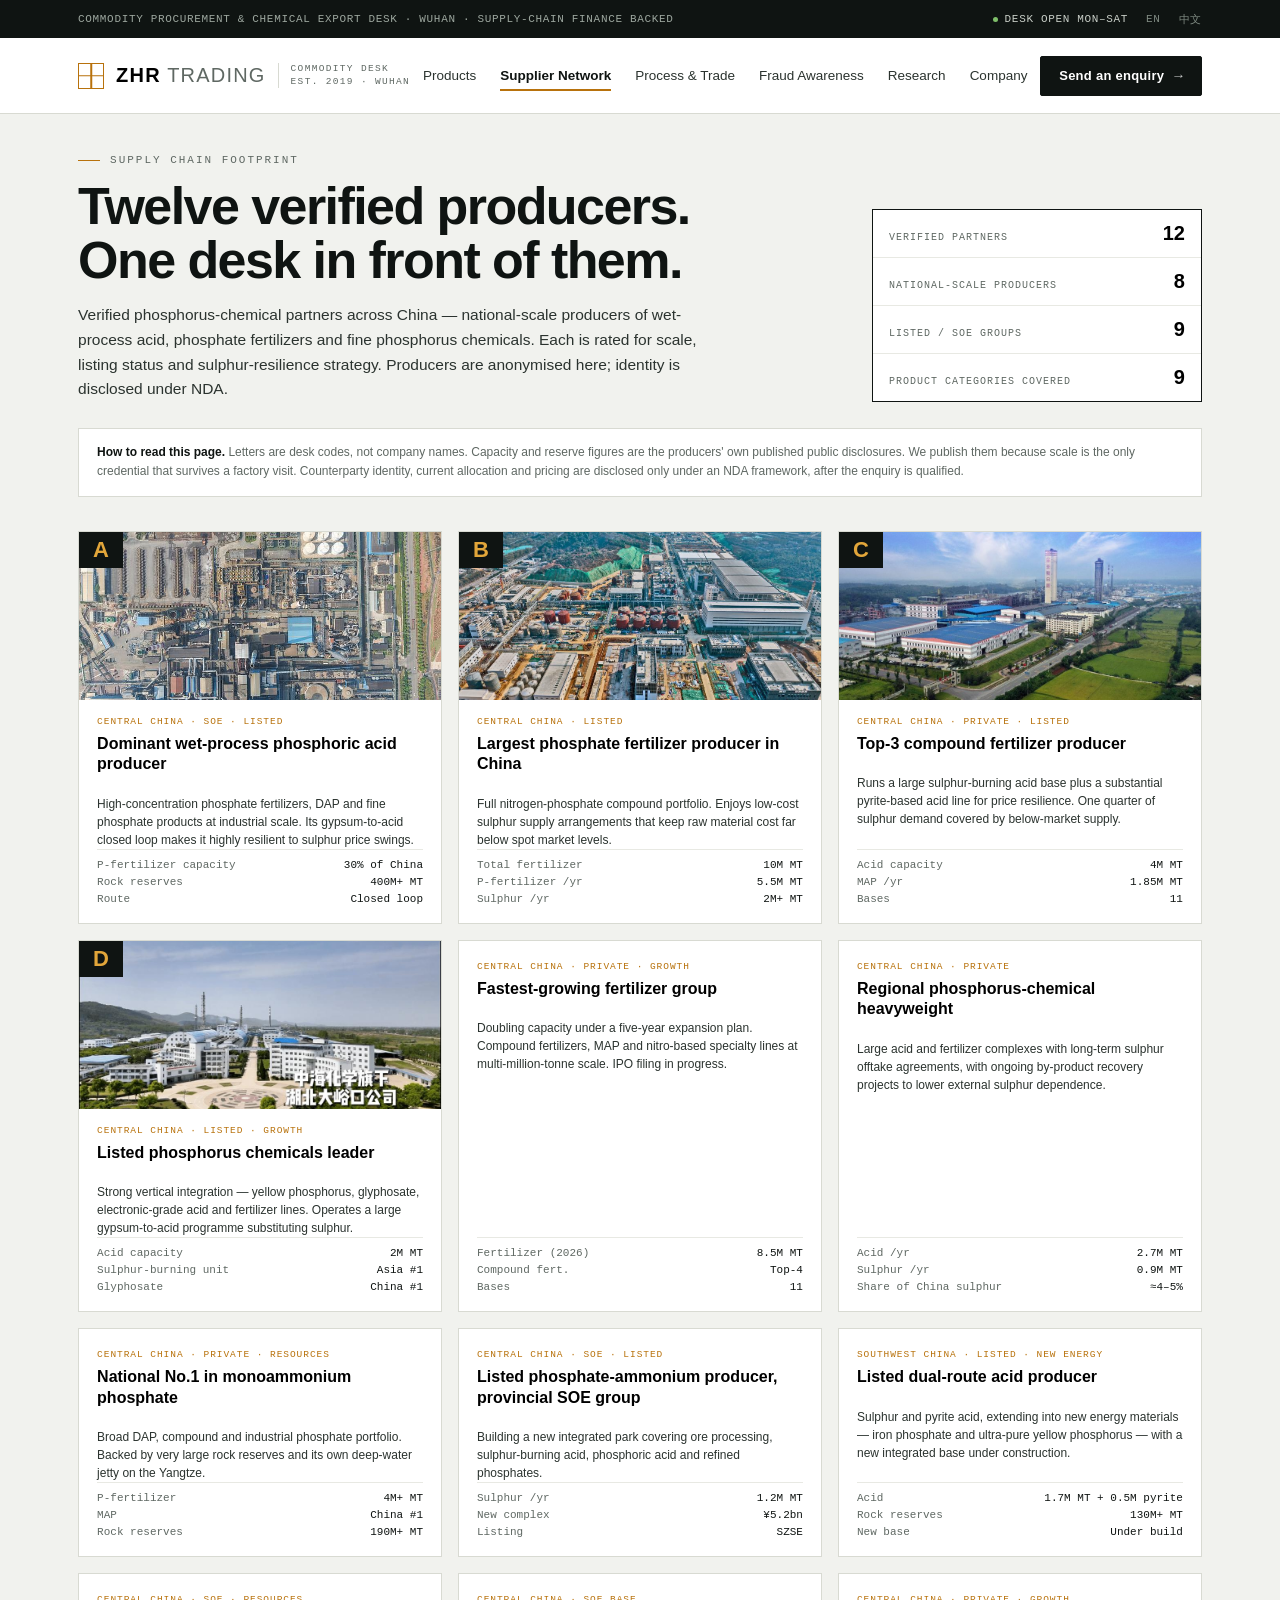
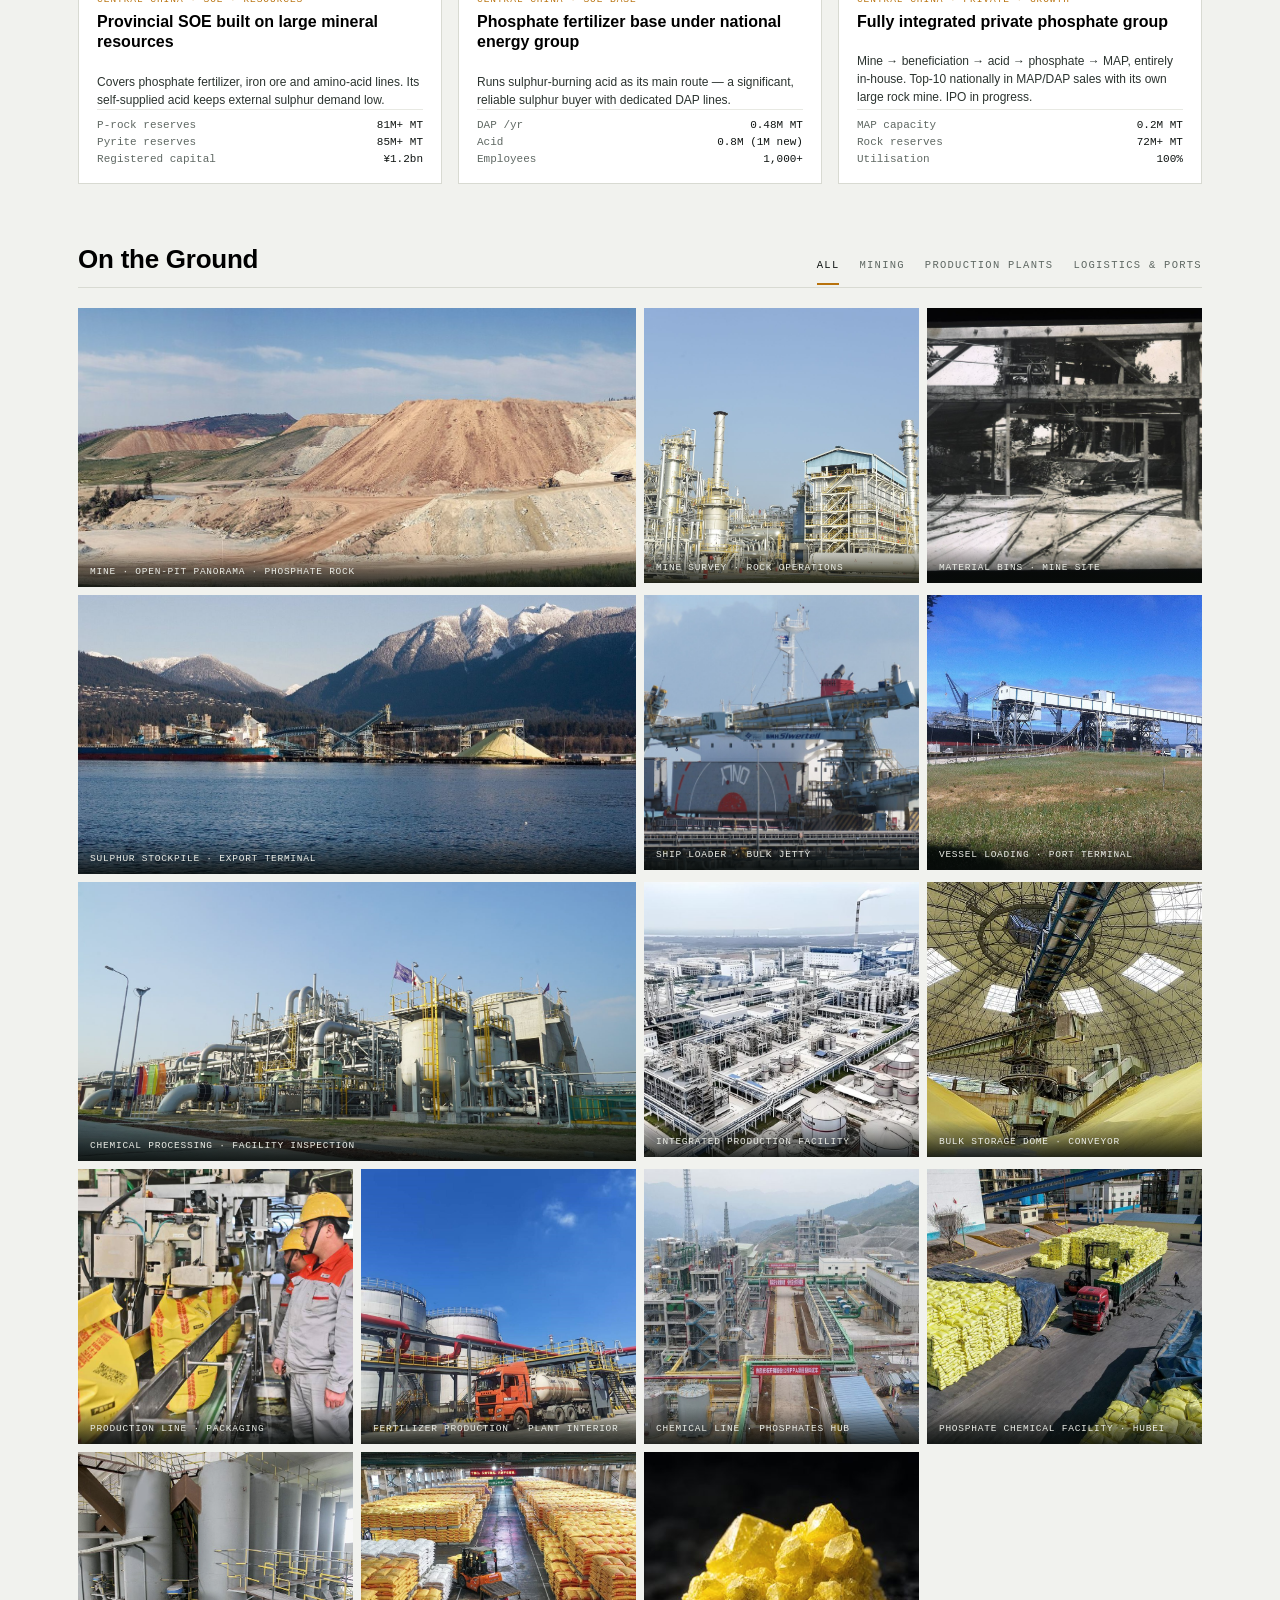
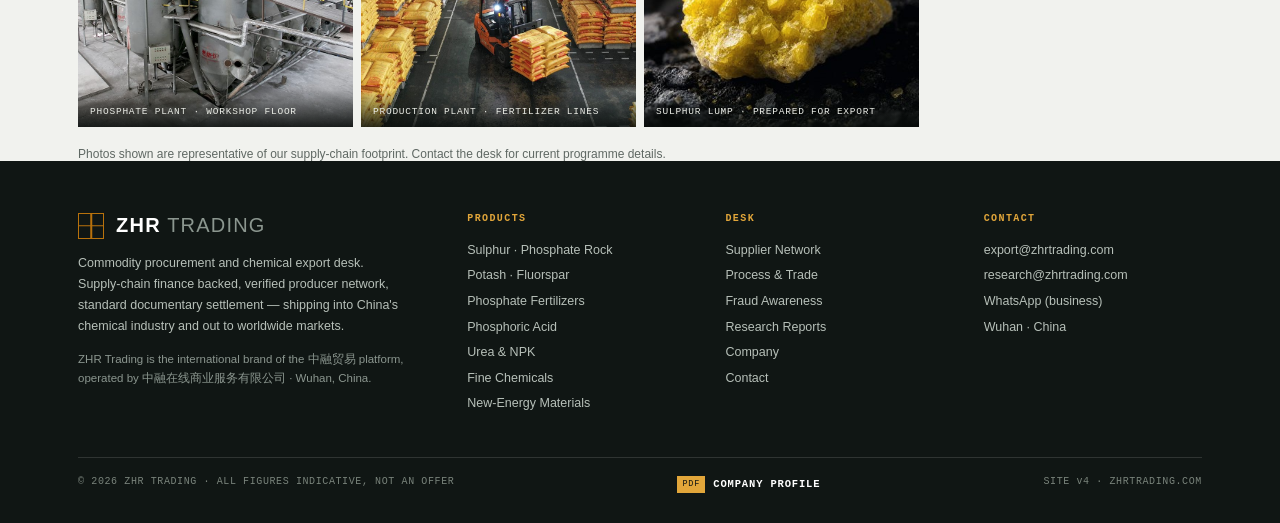
<file: network.html>
<!DOCTYPE html>
<html lang="en">
<head>
<meta charset="utf-8">
<meta name="viewport" content="width=device-width,initial-scale=1">
<title>Supplier Network — twelve verified producers, one desk | ZHR Trading</title>
<meta name="description" content="Twelve verified Chinese producers across phosphate, sulphur, potash, fluorine and new-energy chains — plant-level verification, capacity and loading evidence.">
<meta property="og:title" content="Supplier Network — twelve verified producers, one desk | ZHR Trading">
<meta property="og:description" content="Twelve verified Chinese producers across phosphate, sulphur, potash, fluorine and new-energy chains — plant-level verification, capacity and loading evidence.">
<meta property="og:type" content="website">
<meta property="og:site_name" content="ZHR Trading">
<link rel="canonical" href="https://www.zhrtrading.com/network">
<link rel="icon" href="assets/favicon.svg" type="image/svg+xml">
<link rel="stylesheet" href="assets/v4.css">
</head>
<body>
  <div class="utility"><div class="wrap">
    <div class="u-l">COMMODITY PROCUREMENT &amp; CHEMICAL EXPORT DESK · WUHAN · SUPPLY-CHAIN FINANCE BACKED</div>
    <div class="u-r"><span class="u-live"><i></i>DESK OPEN MON–SAT</span><span class="on">EN</span><a href="company.html" style="color:#7F8A82">中文</a></div>
  </div></div>
  <nav class="nav"><div class="wrap">
    <a class="brand" href="index.html" style="text-decoration:none"><span class="mark"></span><span class="wm">ZHR<em>&nbsp;TRADING</em></span>
      <span class="tag">COMMODITY DESK<br>EST. 2019 · WUHAN</span></a>
    <div class="menu"><a class="" href="products.html">Products</a><a class="act " href="network.html">Supplier Network</a><a class="" href="process.html">Process &amp; Trade</a><a class="" href="fraud.html">Fraud Awareness</a><a class="" href="research.html">Research</a><a class="" href="company.html">Company</a></div>
    <details class="mnav"><summary>☰</summary><div class="sheet"><a class="" href="products.html">Products</a><a class="act" href="network.html">Supplier Network</a><a class="" href="process.html">Process &amp; Trade</a><a class="" href="fraud.html">Fraud Awareness</a><a class="" href="research.html">Research</a><a class="" href="company.html">Company</a><a href="contact.html">Send an enquiry →</a></div></details>
    <a class="btn" href="contact.html">Send an enquiry <span class="ar">→</span></a>
  </div></nav>

<div class="wrap">
    <div class="pghead">
      <div>
        <div class="eyebrow"><span class="tick"></span>SUPPLY CHAIN FOOTPRINT</div>
        <h1>Twelve verified producers.<br>One desk in front of them.</h1>
        <p>Verified phosphorus-chemical partners across China — national-scale producers of wet-process acid,
          phosphate fertilizers and fine phosphorus chemicals. Each is rated for scale, listing status and
          sulphur-resilience strategy. Producers are anonymised here; identity is disclosed under NDA.</p>
      </div>
      <div class="facts">
        <div><span class="k">Verified partners</span><span class="v">12</span></div>
        <div><span class="k">National-scale producers</span><span class="v">8</span></div>
        <div><span class="k">Listed / SOE groups</span><span class="v">9</span></div>
        <div><span class="k">Product categories covered</span><span class="v">9</span></div>
      </div>
    </div>

    <div class="legend"><b>How to read this page.</b> Letters are desk codes, not company names. Capacity and
      reserve figures are the producers' own published public disclosures. We publish them because scale is the
      only credential that survives a factory visit. Counterparty identity, current allocation and pricing are
      disclosed only under an NDA framework, after the enquiry is qualified.</div>

    <div class="pgrid">
      <div class="pc"><div class="ph"><img src="img/sup/supplier-a_3_aerial_0.jpg"><span class="id">A</span></div>
        <div class="body"><div class="reg">Central China · SOE · Listed</div>
          <h4>Dominant wet-process phosphoric acid producer</h4>
          <div class="desc">High-concentration phosphate fertilizers, DAP and fine phosphate products at industrial scale. Its gypsum-to-acid closed loop makes it highly resilient to sulphur price swings.</div>
          <div class="stats"><span class="dt">P-fertilizer capacity</span><span class="dd">30% of China</span>
            <span class="dt">Rock reserves</span><span class="dd">400M+ MT</span><span class="dt">Route</span><span class="dd">Closed loop</span></div></div></div>
      <div class="pc"><div class="ph"><img src="img/sup/supplier-b_3_aerial_0.jpg"><span class="id">B</span></div>
        <div class="body"><div class="reg">Central China · Listed</div>
          <h4>Largest phosphate fertilizer producer in China</h4>
          <div class="desc">Full nitrogen-phosphate compound portfolio. Enjoys low-cost sulphur supply arrangements that keep raw material cost far below spot market levels.</div>
          <div class="stats"><span class="dt">Total fertilizer</span><span class="dd">10M MT</span>
            <span class="dt">P-fertilizer /yr</span><span class="dd">5.5M MT</span><span class="dt">Sulphur /yr</span><span class="dd">2M+ MT</span></div></div></div>
      <div class="pc"><div class="ph"><img src="img/sup/supplier-c_3_aerial_0.jpg"><span class="id">C</span></div>
        <div class="body"><div class="reg">Central China · Private · Listed</div>
          <h4>Top-3 compound fertilizer producer</h4>
          <div class="desc">Runs a large sulphur-burning acid base plus a substantial pyrite-based acid line for price resilience. One quarter of sulphur demand covered by below-market supply.</div>
          <div class="stats"><span class="dt">Acid capacity</span><span class="dd">4M MT</span>
            <span class="dt">MAP /yr</span><span class="dd">1.85M MT</span><span class="dt">Bases</span><span class="dd">11</span></div></div></div>
      <div class="pc"><div class="ph"><img src="img/sup/supplier-d_3_aerial_0.jpg"><span class="id">D</span></div>
        <div class="body"><div class="reg">Central China · Listed · Growth</div>
          <h4>Listed phosphorus chemicals leader</h4>
          <div class="desc">Strong vertical integration — yellow phosphorus, glyphosate, electronic-grade acid and fertilizer lines. Operates a large gypsum-to-acid programme substituting sulphur.</div>
          <div class="stats"><span class="dt">Acid capacity</span><span class="dd">2M MT</span>
            <span class="dt">Sulphur-burning unit</span><span class="dd">Asia #1</span><span class="dt">Glyphosate</span><span class="dd">China #1</span></div></div></div>
      <div class="pc noimg"><div class="body"><div class="reg">Central China · Private · Growth</div>
          <h4>Fastest-growing fertilizer group</h4>
          <div class="desc">Doubling capacity under a five-year expansion plan. Compound fertilizers, MAP and nitro-based specialty lines at multi-million-tonne scale. IPO filing in progress.</div>
          <div class="stats"><span class="dt">Fertilizer (2026)</span><span class="dd">8.5M MT</span>
            <span class="dt">Compound fert.</span><span class="dd">Top-4</span><span class="dt">Bases</span><span class="dd">11</span></div></div></div>
      <div class="pc noimg"><div class="body"><div class="reg">Central China · Private</div>
          <h4>Regional phosphorus-chemical heavyweight</h4>
          <div class="desc">Large acid and fertilizer complexes with long-term sulphur offtake agreements, with ongoing by-product recovery projects to lower external sulphur dependence.</div>
          <div class="stats"><span class="dt">Acid /yr</span><span class="dd">2.7M MT</span>
            <span class="dt">Sulphur /yr</span><span class="dd">0.9M MT</span><span class="dt">Share of China sulphur</span><span class="dd">≈4–5%</span></div></div></div>
      <div class="pc noimg"><div class="body"><div class="reg">Central China · Private · Resources</div>
          <h4>National No.1 in monoammonium phosphate</h4>
          <div class="desc">Broad DAP, compound and industrial phosphate portfolio. Backed by very large rock reserves and its own deep-water jetty on the Yangtze.</div>
          <div class="stats"><span class="dt">P-fertilizer</span><span class="dd">4M+ MT</span>
            <span class="dt">MAP</span><span class="dd">China #1</span><span class="dt">Rock reserves</span><span class="dd">190M+ MT</span></div></div></div>
      <div class="pc noimg"><div class="body"><div class="reg">Central China · SOE · Listed</div>
          <h4>Listed phosphate-ammonium producer, provincial SOE group</h4>
          <div class="desc">Building a new integrated park covering ore processing, sulphur-burning acid, phosphoric acid and refined phosphates.</div>
          <div class="stats"><span class="dt">Sulphur /yr</span><span class="dd">1.2M MT</span>
            <span class="dt">New complex</span><span class="dd">¥5.2bn</span><span class="dt">Listing</span><span class="dd">SZSE</span></div></div></div>
      <div class="pc noimg"><div class="body"><div class="reg">Southwest China · Listed · New Energy</div>
          <h4>Listed dual-route acid producer</h4>
          <div class="desc">Sulphur and pyrite acid, extending into new energy materials — iron phosphate and ultra-pure yellow phosphorus — with a new integrated base under construction.</div>
          <div class="stats"><span class="dt">Acid</span><span class="dd">1.7M MT + 0.5M pyrite</span>
            <span class="dt">Rock reserves</span><span class="dd">130M+ MT</span><span class="dt">New base</span><span class="dd">Under build</span></div></div></div>
      <div class="pc noimg"><div class="body"><div class="reg">Central China · SOE · Resources</div>
          <h4>Provincial SOE built on large mineral resources</h4>
          <div class="desc">Covers phosphate fertilizer, iron ore and amino-acid lines. Its self-supplied acid keeps external sulphur demand low.</div>
          <div class="stats"><span class="dt">P-rock reserves</span><span class="dd">81M+ MT</span>
            <span class="dt">Pyrite reserves</span><span class="dd">85M+ MT</span><span class="dt">Registered capital</span><span class="dd">¥1.2bn</span></div></div></div>
      <div class="pc noimg"><div class="body"><div class="reg">Central China · SOE base</div>
          <h4>Phosphate fertilizer base under national energy group</h4>
          <div class="desc">Runs sulphur-burning acid as its main route — a significant, reliable sulphur buyer with dedicated DAP lines.</div>
          <div class="stats"><span class="dt">DAP /yr</span><span class="dd">0.48M MT</span>
            <span class="dt">Acid</span><span class="dd">0.8M (1M new)</span><span class="dt">Employees</span><span class="dd">1,000+</span></div></div></div>
      <div class="pc noimg"><div class="body"><div class="reg">Central China · Private · Growth</div>
          <h4>Fully integrated private phosphate group</h4>
          <div class="desc">Mine → beneficiation → acid → phosphate → MAP, entirely in-house. Top-10 nationally in MAP/DAP sales with its own large rock mine. IPO in progress.</div>
          <div class="stats"><span class="dt">MAP capacity</span><span class="dd">0.2M MT</span>
            <span class="dt">Rock reserves</span><span class="dd">72M+ MT</span><span class="dt">Utilisation</span><span class="dd">100%</span></div></div></div>
    </div>

    <div class="tabs"><span class="tl">On the Ground</span>
      <a class="on" href="#gallery">All</a><a href="#gallery">Mining</a><a href="#gallery">Production Plants</a><a href="#gallery">Logistics &amp; Ports</a></div>
    <div class="ogal" id="gallery">
      <figure class="wide"><img src="img/ops/mine_02_panorama.jpg"><figcaption>Mine · Open-pit panorama · Phosphate rock</figcaption></figure>
      <figure><img src="img/ops/mine_03_aurora_new.jpg"><figcaption>Mine survey · Rock operations</figcaption></figure>
      <figure><img src="img/ops/mine_01_nauru_bins.jpg"><figcaption>Material bins · Mine site</figcaption></figure>
      <figure class="wide"><img src="img/ops/sulfur_00_vancouver_pile.jpg"><figcaption>Sulphur stockpile · Export terminal</figcaption></figure>
      <figure><img src="img/ops/loading_01_kwinana.jpg"><figcaption>Ship loader · Bulk jetty</figcaption></figure>
      <figure><img src="img/ops/loading_00_albany.jpg"><figcaption>Vessel loading · Port terminal</figcaption></figure>
      <figure class="wide"><img src="img/ops/process_01_chemical_plant_new.jpg"><figcaption>Chemical processing · Facility inspection</figcaption></figure>
      <figure><img src="img/ops/plant_industrial_new.jpg"><figcaption>Integrated production facility</figcaption></figure>
      <figure><img src="img/ops/storage_dome_handling.jpg"><figcaption>Bulk storage dome · Conveyor</figcaption></figure>
      <figure><img src="img/ops/packaging_line_inspection.jpg"><figcaption>Production line · Packaging</figcaption></figure>
      <figure><img src="img/ops/ws_kingenta_05.jpg"><figcaption>Fertilizer production · Plant interior</figcaption></figure>
      <figure><img src="img/ops/ws_gzstv_01.jpg"><figcaption>Chemical line · Phosphates hub</figcaption></figure>
      <figure><img src="img/ops/ws_hbnews_06.jpg"><figcaption>Phosphate chemical facility · Hubei</figcaption></figure>
      <figure><img src="img/ops/ws_p2o5zj_10.jpg"><figcaption>Phosphate plant · Workshop floor</figcaption></figure>
      <figure><img src="img/ops/ws_04_plant_new.jpg"><figcaption>Production plant · Fertilizer lines</figcaption></figure>
      <figure><img src="img/prod_sulphur_lump.jpg"><figcaption>Sulphur lump · Prepared for export</figcaption></figure>
    </div>
    <p style="margin-top:20px;font-size:12px;color:var(--muted)">Photos shown are representative of our supply-chain footprint. Contact the desk for current programme details.</p>
  </div>

  
</div>

<!-- ===================== S04 · PROCESS & TRADE STANDARDS ===================== -->
<style>
#s04 .pghead{padding:40px 0 0}
#s04 .pghead h1{font-family:var(--f-d);font-size:54px;line-height:1.02;letter-spacing:-.03em;font-weight:600;margin-top:14px;max-width:900px}
#s04 .pghead p{margin-top:16px;font-size:15.5px;line-height:1.6;color:var(--ink2);max-width:660px}
#s04 .blk{margin-top:48px;border-top:1px solid var(--ink);padding-top:26px}
#s04 .blk h3{font-family:var(--f-d);font-size:26px;font-weight:600;letter-spacing:-.01em}
#s04 .blk .bhd{display:flex;justify-content:space-between;align-items:baseline;margin-bottom:20px;gap:40px}
#s04 .blk .bsub{font-size:13.5px;color:var(--muted);max-width:420px;line-height:1.55;text-align:right}
#s04 .docs{display:grid;grid-template-columns:repeat(3,1fr);gap:1px;background:var(--line);border:1px solid var(--line)}
#s04 .docs div{background:var(--panel);padding:16px 18px}
#s04 .docs b{display:block;font-family:var(--f-m);font-size:10.5px;letter-spacing:.09em;text-transform:uppercase;margin-bottom:5px}
#s04 .docs span{font-size:12px;color:var(--muted);line-height:1.5}
#s04 .cta{margin-top:52px;background:var(--ink);color:#E9EBE5;padding:40px 44px;display:grid;
  grid-template-columns:1fr auto;gap:40px;align-items:center}
#s04 .cta h3{font-family:var(--f-d);font-size:30px;font-weight:600;letter-spacing:-.02em;color:#fff}
#s04 .cta p{margin-top:10px;font-size:14px;color:#A9B3AC;line-height:1.6;max-width:620px}
#s04 .cta .btn{background:#E2A63A;border-color:#E2A63A;color:#0C110F;height:50px}
</style>
  <footer class="foot"><div class="wrap">
    <div class="cols">
      <div class="about"><div class="brand"><span class="mark"></span><span class="wm">ZHR<em style="color:#8B968F">&nbsp;TRADING</em></span></div>
        <p>Commodity procurement and chemical export desk. Supply-chain finance backed, verified producer network,
          standard documentary settlement — shipping into China's chemical industry and out to worldwide markets.</p>
        <p style="margin-top:12px;font-size:11.5px;color:#8B968F">ZHR Trading is the international brand of the
          中融贸易 platform, operated by 中融在线商业服务有限公司 · Wuhan, China.</p></div>
      <div><h5>Products</h5><ul>
        <li><a href="products.html">Sulphur · Phosphate Rock</a></li><li><a href="products.html">Potash · Fluorspar</a></li>
        <li><a href="products.html">Phosphate Fertilizers</a></li><li><a href="products.html">Phosphoric Acid</a></li>
        <li><a href="products.html">Urea &amp; NPK</a></li><li><a href="products.html">Fine Chemicals</a></li>
        <li><a href="products.html">New-Energy Materials</a></li></ul></div>
      <div><h5>Desk</h5><ul>
        <li><a href="network.html">Supplier Network</a></li><li><a href="process.html">Process &amp; Trade</a></li>
        <li><a href="fraud.html">Fraud Awareness</a></li><li><a href="research.html">Research Reports</a></li>
        <li><a href="company.html">Company</a></li><li><a href="contact.html">Contact</a></li></ul></div>
      <div><h5>Contact</h5><ul>
        <li>export@zhrtrading.com</li><li>research@zhrtrading.com</li><li>WhatsApp (business)</li>
        <li>Wuhan · China</li></ul></div>
    </div>
    <div class="legal"><span>© 2026 ZHR TRADING · ALL FIGURES INDICATIVE, NOT AN OFFER</span>
      <a class="dl" href="download/ZHRTrading_Company_Profile_web.pdf" download style="border:0;padding:0;gap:8px">
        <span class="dl-ic">PDF</span><span class="dl-tx" style="color:#B7C0B9"><b>COMPANY PROFILE</b></span></a>
      <span>SITE v4 · ZHRTRADING.COM</span></div>
  </div></footer>

</body>
</html>
</file>
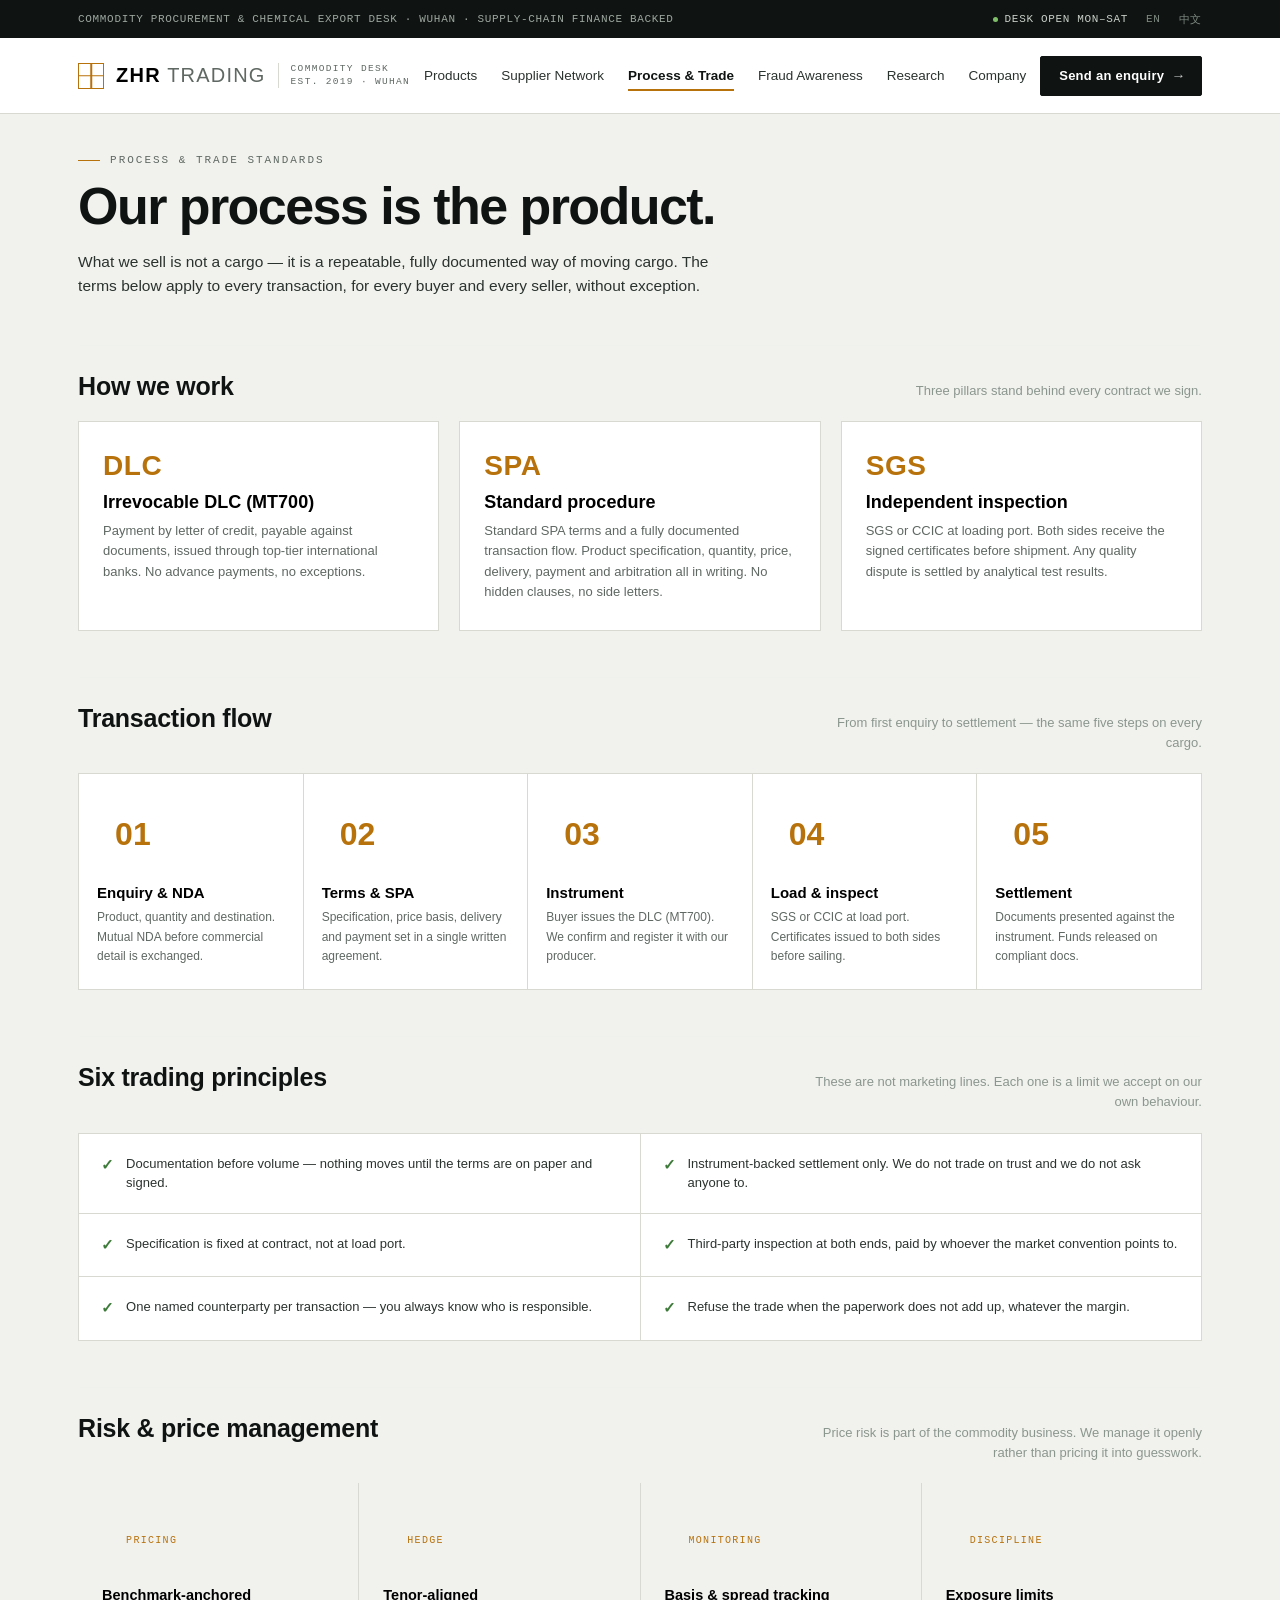
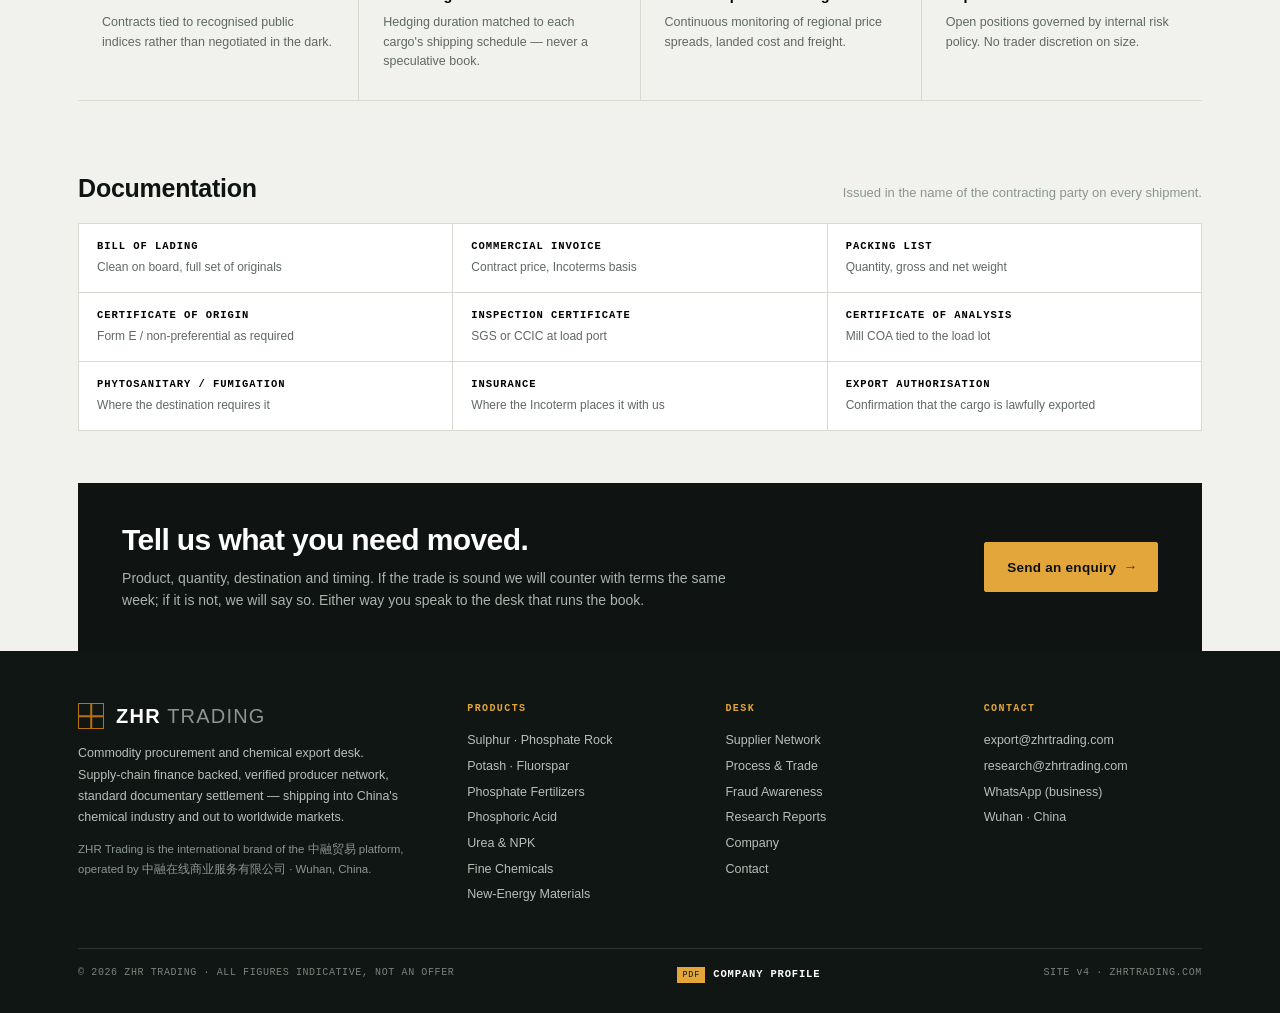
<file: process.html>
<!DOCTYPE html>
<html lang="en">
<head>
<meta charset="utf-8">
<meta name="viewport" content="width=device-width,initial-scale=1">
<title>Process & Trade Standards — documentation, pricing, settlement | ZHR Trading</title>
<meta name="description" content="How a cargo moves: sourcing, verification, contract, loading and documentary settlement under UCP 600 — plus the six trading principles we do not bend.">
<meta property="og:title" content="Process & Trade Standards — documentation, pricing, settlement | ZHR Trading">
<meta property="og:description" content="How a cargo moves: sourcing, verification, contract, loading and documentary settlement under UCP 600 — plus the six trading principles we do not bend.">
<meta property="og:type" content="website">
<meta property="og:site_name" content="ZHR Trading">
<link rel="canonical" href="https://www.zhrtrading.com/process">
<link rel="icon" href="assets/favicon.svg" type="image/svg+xml">
<link rel="stylesheet" href="assets/v4.css">
</head>
<body>
  <div class="utility"><div class="wrap">
    <div class="u-l">COMMODITY PROCUREMENT &amp; CHEMICAL EXPORT DESK · WUHAN · SUPPLY-CHAIN FINANCE BACKED</div>
    <div class="u-r"><span class="u-live"><i></i>DESK OPEN MON–SAT</span><span class="on">EN</span><a href="company.html" style="color:#7F8A82">中文</a></div>
  </div></div>
  <nav class="nav"><div class="wrap">
    <a class="brand" href="index.html" style="text-decoration:none"><span class="mark"></span><span class="wm">ZHR<em>&nbsp;TRADING</em></span>
      <span class="tag">COMMODITY DESK<br>EST. 2019 · WUHAN</span></a>
    <div class="menu"><a class="" href="products.html">Products</a><a class="" href="network.html">Supplier Network</a><a class="act " href="process.html">Process &amp; Trade</a><a class="" href="fraud.html">Fraud Awareness</a><a class="" href="research.html">Research</a><a class="" href="company.html">Company</a></div>
    <details class="mnav"><summary>☰</summary><div class="sheet"><a class="" href="products.html">Products</a><a class="" href="network.html">Supplier Network</a><a class="act" href="process.html">Process &amp; Trade</a><a class="" href="fraud.html">Fraud Awareness</a><a class="" href="research.html">Research</a><a class="" href="company.html">Company</a><a href="contact.html">Send an enquiry →</a></div></details>
    <a class="btn" href="contact.html">Send an enquiry <span class="ar">→</span></a>
  </div></nav>

<div class="wrap">
    <div class="pghead">
      <div class="eyebrow"><span class="tick"></span>PROCESS &amp; TRADE STANDARDS</div>
      <h1>Our process is the product.</h1>
      <p>What we sell is not a cargo — it is a repeatable, fully documented way of moving cargo. The terms below
        apply to every transaction, for every buyer and every seller, without exception.</p>
    </div>

    <div class="blk">
      <div class="bhd"><h3>How we work</h3>
        <div class="bsub">Three pillars stand behind every contract we sign.</div></div>
      <div class="pillars">
        <div class="pillar"><div class="ic">DLC</div><h4>Irrevocable DLC (MT700)</h4>
          <p>Payment by letter of credit, payable against documents, issued through top-tier international banks.
            No advance payments, no exceptions.</p></div>
        <div class="pillar"><div class="ic">SPA</div><h4>Standard procedure</h4>
          <p>Standard SPA terms and a fully documented transaction flow. Product specification, quantity, price,
            delivery, payment and arbitration all in writing. No hidden clauses, no side letters.</p></div>
        <div class="pillar"><div class="ic">SGS</div><h4>Independent inspection</h4>
          <p>SGS or CCIC at loading port. Both sides receive the signed certificates before shipment. Any quality
            dispute is settled by analytical test results.</p></div>
      </div>
    </div>

    <div class="blk">
      <div class="bhd"><h3>Transaction flow</h3>
        <div class="bsub">From first enquiry to settlement — the same five steps on every cargo.</div></div>
      <div class="flow5">
        <div><div class="n">01</div><b>Enquiry &amp; NDA</b><span>Product, quantity and destination. Mutual NDA before commercial detail is exchanged.</span></div>
        <div><div class="n">02</div><b>Terms &amp; SPA</b><span>Specification, price basis, delivery and payment set in a single written agreement.</span></div>
        <div><div class="n">03</div><b>Instrument</b><span>Buyer issues the DLC (MT700). We confirm and register it with our producer.</span></div>
        <div><div class="n">04</div><b>Load &amp; inspect</b><span>SGS or CCIC at load port. Certificates issued to both sides before sailing.</span></div>
        <div><div class="n">05</div><b>Settlement</b><span>Documents presented against the instrument. Funds released on compliant docs.</span></div>
      </div>
    </div>

    <div class="blk">
      <div class="bhd"><h3>Six trading principles</h3>
        <div class="bsub">These are not marketing lines. Each one is a limit we accept on our own behaviour.</div></div>
      <div class="principles">
        <div>Documentation before volume — nothing moves until the terms are on paper and signed.</div>
        <div>Instrument-backed settlement only. We do not trade on trust and we do not ask anyone to.</div>
        <div>Specification is fixed at contract, not at load port.</div>
        <div>Third-party inspection at both ends, paid by whoever the market convention points to.</div>
        <div>One named counterparty per transaction — you always know who is responsible.</div>
        <div>Refuse the trade when the paperwork does not add up, whatever the margin.</div>
      </div>
    </div>

    <div class="blk">
      <div class="bhd"><h3>Risk &amp; price management</h3>
        <div class="bsub">Price risk is part of the commodity business. We manage it openly rather than pricing it into guesswork.</div></div>
      <div class="trust">
        <div><div class="k">Pricing</div><h4>Benchmark-anchored</h4><p>Contracts tied to recognised public indices rather than negotiated in the dark.</p></div>
        <div><div class="k">Hedge</div><h4>Tenor-aligned</h4><p>Hedging duration matched to each cargo's shipping schedule — never a speculative book.</p></div>
        <div><div class="k">Monitoring</div><h4>Basis &amp; spread tracking</h4><p>Continuous monitoring of regional price spreads, landed cost and freight.</p></div>
        <div><div class="k">Discipline</div><h4>Exposure limits</h4><p>Open positions governed by internal risk policy. No trader discretion on size.</p></div>
      </div>
    </div>

    <div class="blk">
      <div class="bhd"><h3>Documentation</h3>
        <div class="bsub">Issued in the name of the contracting party on every shipment.</div></div>
      <div class="docs">
        <div><b>Bill of Lading</b><span>Clean on board, full set of originals</span></div>
        <div><b>Commercial invoice</b><span>Contract price, Incoterms basis</span></div>
        <div><b>Packing list</b><span>Quantity, gross and net weight</span></div>
        <div><b>Certificate of origin</b><span>Form E / non-preferential as required</span></div>
        <div><b>Inspection certificate</b><span>SGS or CCIC at load port</span></div>
        <div><b>Certificate of analysis</b><span>Mill COA tied to the load lot</span></div>
        <div><b>Phytosanitary / fumigation</b><span>Where the destination requires it</span></div>
        <div><b>Insurance</b><span>Where the Incoterm places it with us</span></div>
        <div><b>Export authorisation</b><span>Confirmation that the cargo is lawfully exported</span></div>
      </div>
    </div>

    <div class="cta">
      <div><h3>Tell us what you need moved.</h3>
        <p>Product, quantity, destination and timing. If the trade is sound we will counter with terms the same
          week; if it is not, we will say so. Either way you speak to the desk that runs the book.</p></div>
      <a class="btn" href="contact.html">Send an enquiry <span class="ar">→</span></a>
    </div>
  </div>

  
</div>

<!-- ===================== S05 · FRAUD AWARENESS (dark) ===================== -->
<style>
#s05 .pghead{padding:44px 0 0}
#s05 .pghead h1{font-family:var(--f-d);font-size:52px;line-height:1.03;letter-spacing:-.03em;font-weight:600;margin-top:14px;max-width:920px;color:#fff}
#s05 .pghead p{margin-top:16px;font-size:15.5px;line-height:1.6;color:#A9B3AC;max-width:660px}
#s05 .blk{margin-top:46px;border-top:1px solid rgba(233,235,229,.28);padding-top:26px}
#s05 .bhd{display:flex;justify-content:space-between;align-items:baseline;gap:40px;margin-bottom:20px}
#s05 .bhd h3{font-family:var(--f-d);font-size:25px;font-weight:600;color:#fff}
#s05 .bhd .bsub{font-size:13px;color:#8B968F;max-width:400px;line-height:1.55;text-align:right}
#s05 .scams{display:grid;grid-template-columns:repeat(4,1fr);gap:1px;background:rgba(233,235,229,.16);border:1px solid rgba(233,235,229,.16)}
#s05 .scams div{background:#161D1A;padding:22px 20px 24px}
#s05 .scams .n{font-family:var(--f-d);font-size:26px;color:#E2A63A;font-weight:600}
#s05 .scams b{display:block;font-family:var(--f-d);font-size:15px;margin:10px 0 7px;color:#fff}
#s05 .scams p{font-size:12px;line-height:1.55;color:#9DA79F}
#s05 .steps{display:grid;grid-template-columns:repeat(5,1fr);gap:1px;background:rgba(233,235,229,.16);border:1px solid rgba(233,235,229,.16)}
#s05 .steps div{background:#161D1A;padding:20px 18px 22px}
#s05 .steps .n{font-family:var(--f-m);font-size:10px;letter-spacing:.12em;color:#E2A63A}
#s05 .steps b{display:block;font-size:13.5px;margin:9px 0 6px;color:#fff}
#s05 .steps span{font-size:11.5px;line-height:1.5;color:#9DA79F;display:block}
#s05 .fl,.#s05 .fr{padding:26px 0 0}
#s05 .li{display:flex;gap:14px;padding:12px 0;border-bottom:1px dotted rgba(233,235,229,.2);font-size:13px;line-height:1.55;color:#C3CAC4}
#s05 .li .n{font-family:var(--f-m);font-size:11px;color:#E2A63A;flex:0 0 24px}
#s05 .li b{color:#fff;font-weight:600}
#s05 .will{display:grid;grid-template-columns:1fr 1fr;gap:1px;background:rgba(233,235,229,.16);border:1px solid rgba(233,235,229,.16)}
#s05 .will div{background:#161D1A;padding:22px 24px}
#s05 .will .h{font-family:var(--f-m);font-size:10px;letter-spacing:.12em;text-transform:uppercase;margin-bottom:14px}
#s05 .will .y .h{color:#7FBF6A}#s05 .will .n .h{color:#D97757}
#s05 .will ul{list-style:none;font-size:13px;line-height:2;color:#C3CAC4}
#s05 .will .y li:before{content:"✓ ";color:#7FBF6A}
#s05 .will .n li:before{content:"✕ ";color:#D97757}
</style>
  <footer class="foot"><div class="wrap">
    <div class="cols">
      <div class="about"><div class="brand"><span class="mark"></span><span class="wm">ZHR<em style="color:#8B968F">&nbsp;TRADING</em></span></div>
        <p>Commodity procurement and chemical export desk. Supply-chain finance backed, verified producer network,
          standard documentary settlement — shipping into China's chemical industry and out to worldwide markets.</p>
        <p style="margin-top:12px;font-size:11.5px;color:#8B968F">ZHR Trading is the international brand of the
          中融贸易 platform, operated by 中融在线商业服务有限公司 · Wuhan, China.</p></div>
      <div><h5>Products</h5><ul>
        <li><a href="products.html">Sulphur · Phosphate Rock</a></li><li><a href="products.html">Potash · Fluorspar</a></li>
        <li><a href="products.html">Phosphate Fertilizers</a></li><li><a href="products.html">Phosphoric Acid</a></li>
        <li><a href="products.html">Urea &amp; NPK</a></li><li><a href="products.html">Fine Chemicals</a></li>
        <li><a href="products.html">New-Energy Materials</a></li></ul></div>
      <div><h5>Desk</h5><ul>
        <li><a href="network.html">Supplier Network</a></li><li><a href="process.html">Process &amp; Trade</a></li>
        <li><a href="fraud.html">Fraud Awareness</a></li><li><a href="research.html">Research Reports</a></li>
        <li><a href="company.html">Company</a></li><li><a href="contact.html">Contact</a></li></ul></div>
      <div><h5>Contact</h5><ul>
        <li>export@zhrtrading.com</li><li>research@zhrtrading.com</li><li>WhatsApp (business)</li>
        <li>Wuhan · China</li></ul></div>
    </div>
    <div class="legal"><span>© 2026 ZHR TRADING · ALL FIGURES INDICATIVE, NOT AN OFFER</span>
      <a class="dl" href="download/ZHRTrading_Company_Profile_web.pdf" download style="border:0;padding:0;gap:8px">
        <span class="dl-ic">PDF</span><span class="dl-tx" style="color:#B7C0B9"><b>COMPANY PROFILE</b></span></a>
      <span>SITE v4 · ZHRTRADING.COM</span></div>
  </div></footer>

</body>
</html>
</file>
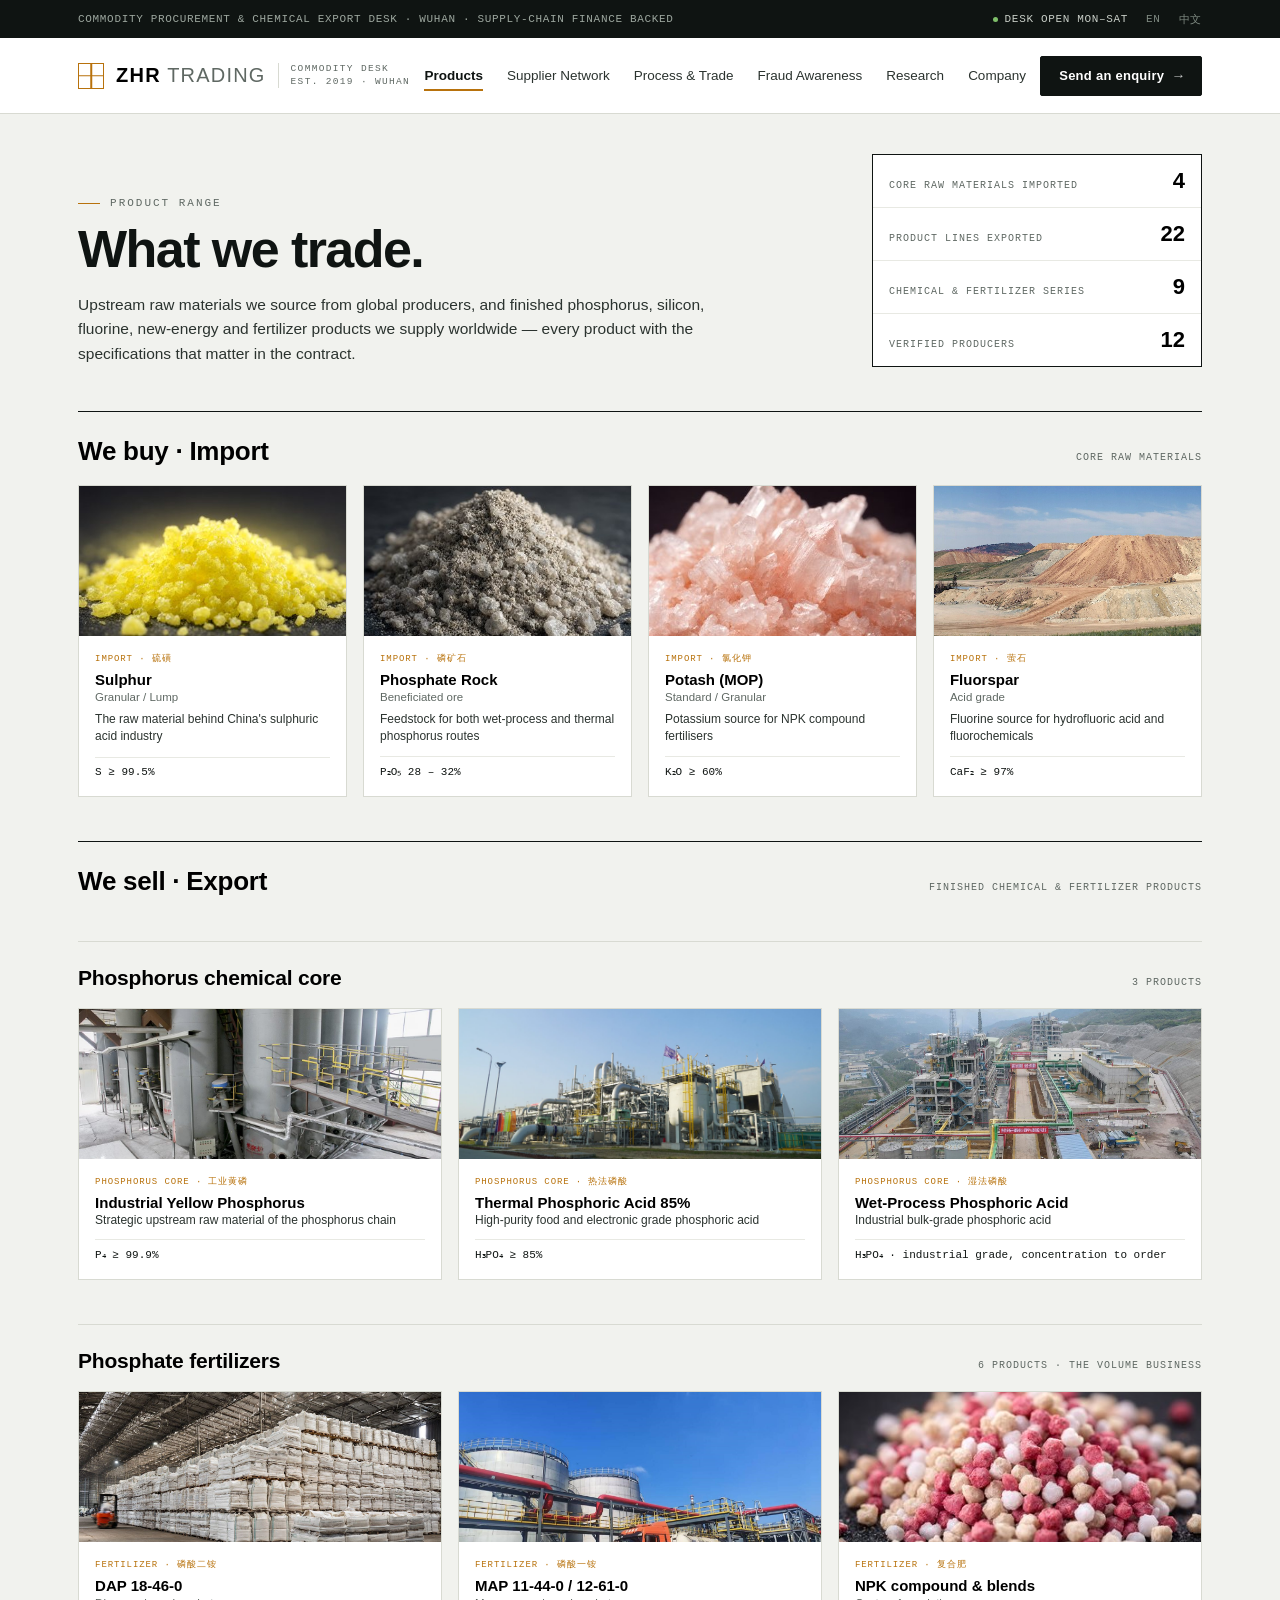
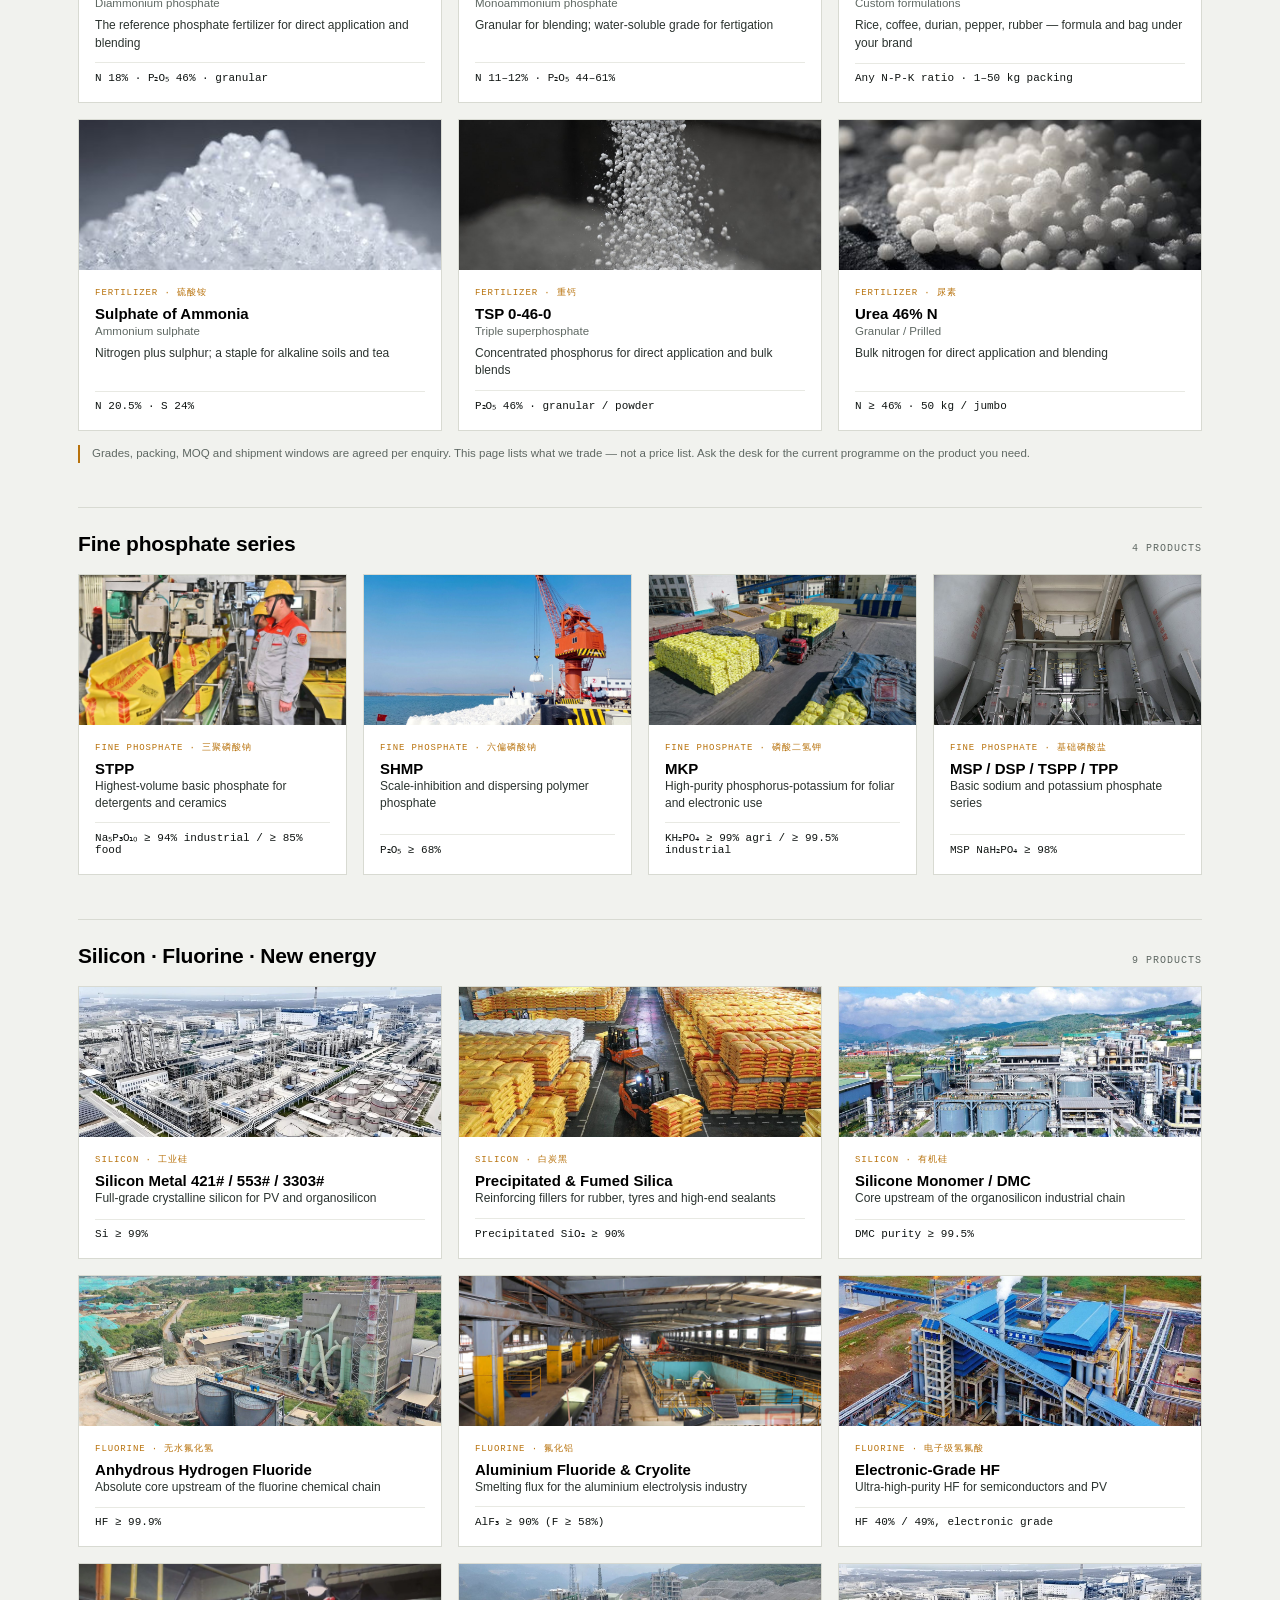
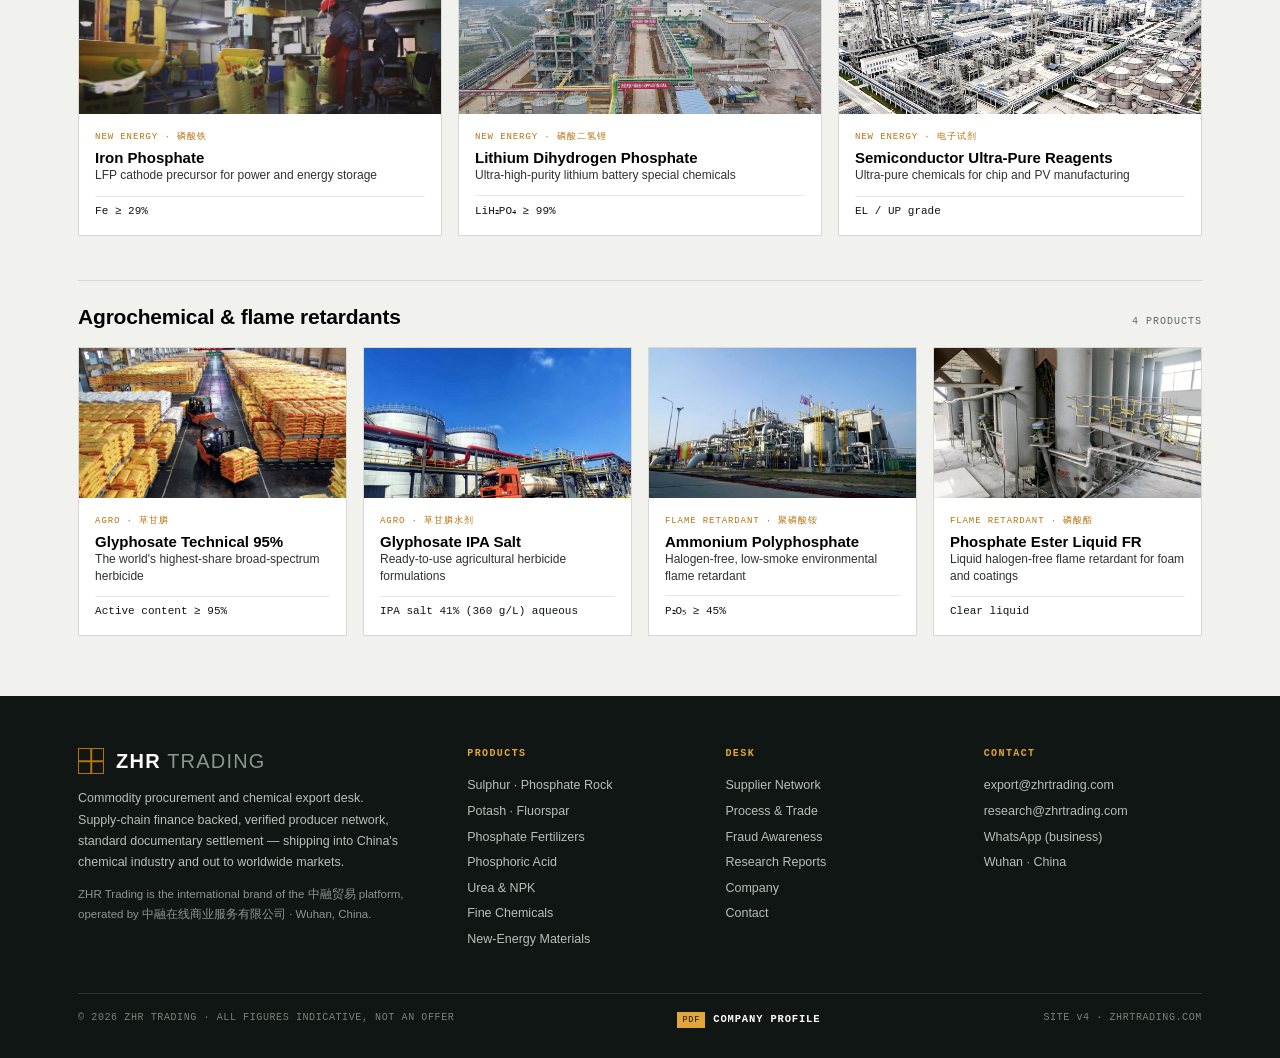
<file: products.html>
<!DOCTYPE html>
<html lang="en">
<head>
<meta charset="utf-8">
<meta name="viewport" content="width=device-width,initial-scale=1">
<title>Products — sulphur, phosphate rock, potash, fluorspar, DAP/MAP | ZHR Trading</title>
<meta name="description" content="What we trade: four raw materials in, nine product lines out — sulphur, phosphate rock, potash, fluorspar, phosphoric acid, DAP/MAP/NPK, urea and new-energy materials.">
<meta property="og:title" content="Products — sulphur, phosphate rock, potash, fluorspar, DAP/MAP | ZHR Trading">
<meta property="og:description" content="What we trade: four raw materials in, nine product lines out — sulphur, phosphate rock, potash, fluorspar, phosphoric acid, DAP/MAP/NPK, urea and new-energy materials.">
<meta property="og:type" content="website">
<meta property="og:site_name" content="ZHR Trading">
<link rel="canonical" href="https://www.zhrtrading.com/products">
<link rel="icon" href="assets/favicon.svg" type="image/svg+xml">
<link rel="stylesheet" href="assets/v4.css">
</head>
<body>
  <div class="utility"><div class="wrap">
    <div class="u-l">COMMODITY PROCUREMENT &amp; CHEMICAL EXPORT DESK · WUHAN · SUPPLY-CHAIN FINANCE BACKED</div>
    <div class="u-r"><span class="u-live"><i></i>DESK OPEN MON–SAT</span><span class="on">EN</span><a href="company.html" style="color:#7F8A82">中文</a></div>
  </div></div>
  <nav class="nav"><div class="wrap">
    <a class="brand" href="index.html" style="text-decoration:none"><span class="mark"></span><span class="wm">ZHR<em>&nbsp;TRADING</em></span>
      <span class="tag">COMMODITY DESK<br>EST. 2019 · WUHAN</span></a>
    <div class="menu"><a class="act " href="products.html">Products</a><a class="" href="network.html">Supplier Network</a><a class="" href="process.html">Process &amp; Trade</a><a class="" href="fraud.html">Fraud Awareness</a><a class="" href="research.html">Research</a><a class="" href="company.html">Company</a></div>
    <details class="mnav"><summary>☰</summary><div class="sheet"><a class="act" href="products.html">Products</a><a class="" href="network.html">Supplier Network</a><a class="" href="process.html">Process &amp; Trade</a><a class="" href="fraud.html">Fraud Awareness</a><a class="" href="research.html">Research</a><a class="" href="company.html">Company</a><a href="contact.html">Send an enquiry →</a></div></details>
    <a class="btn" href="contact.html">Send an enquiry <span class="ar">→</span></a>
  </div></nav>

<div class="wrap">
    <div class="pghead">
      <div>
        <div class="eyebrow"><span class="tick"></span>PRODUCT RANGE</div>
        <h1>What we trade.</h1>
        <p>Upstream raw materials we source from global producers, and finished phosphorus, silicon, fluorine,
          new-energy and fertilizer products we supply worldwide — every product with the specifications that
          matter in the contract.</p>
      </div>
      <div class="counts">
        <div><span class="k">Core raw materials imported</span><span class="v">4</span></div>
        <div><span class="k">Product lines exported</span><span class="v">22</span></div>
        <div><span class="k">Chemical &amp; fertilizer series</span><span class="v">9</span></div>
        <div><span class="k">Verified producers</span><span class="v">12</span></div>
      </div>
    </div>

    <div class="grp">
      <div class="gh"><h3>We buy · Import</h3><span class="gsub">Core raw materials</span></div>
      <div class="grid4">
        <div class="pcard"><div class="ph"><img src="img/prod_sulphur_granular.jpg"></div>
          <div class="body"><div class="ser">Import · 硫磺</div><b>Sulphur</b><div class="zh">Granular / Lump</div>
            <div class="use">The raw material behind China's sulphuric acid industry</div><div class="sp">S ≥ 99.5%</div></div></div>
        <div class="pcard"><div class="ph"><img src="img/prod_phosphate_rock.jpg"></div>
          <div class="body"><div class="ser">Import · 磷矿石</div><b>Phosphate Rock</b><div class="zh">Beneficiated ore</div>
            <div class="use">Feedstock for both wet-process and thermal phosphorus routes</div><div class="sp">P₂O₅ 28 – 32%</div></div></div>
        <div class="pcard"><div class="ph"><img src="img/prod_potassium_chloride.jpg"></div>
          <div class="body"><div class="ser">Import · 氯化钾</div><b>Potash (MOP)</b><div class="zh">Standard / Granular</div>
            <div class="use">Potassium source for NPK compound fertilisers</div><div class="sp">K₂O ≥ 60%</div></div></div>
        <div class="pcard"><div class="ph"><img src="img/ops/mine_02_panorama.jpg"></div>
          <div class="body"><div class="ser">Import · 萤石</div><b>Fluorspar</b><div class="zh">Acid grade</div>
            <div class="use">Fluorine source for hydrofluoric acid and fluorochemicals</div><div class="sp">CaF₂ ≥ 97%</div></div></div>
      </div>
    </div>

    <div class="grp">
      <div class="gh"><h3>We sell · Export</h3><span class="gsub">Finished chemical &amp; fertilizer products</span></div>
    </div>

    <div class="grp" style="border-top:1px solid var(--line)">
      <div class="gh"><h3 style="font-size:21px">Phosphorus chemical core</h3><span class="gsub">3 products</span></div>
      <div class="grid3">
        <div class="pcard"><div class="ph"><img src="img/ops/ws_p2o5zj_10.jpg"></div>
          <div class="body"><div class="ser">Phosphorus core · 工业黄磷</div><b>Industrial Yellow Phosphorus</b>
            <div class="use">Strategic upstream raw material of the phosphorus chain</div><div class="sp">P₄ ≥ 99.9%</div></div></div>
        <div class="pcard"><div class="ph"><img src="img/ops/process_01_chemical_plant_new.jpg"></div>
          <div class="body"><div class="ser">Phosphorus core · 热法磷酸</div><b>Thermal Phosphoric Acid 85%</b>
            <div class="use">High-purity food and electronic grade phosphoric acid</div><div class="sp">H₃PO₄ ≥ 85%</div></div></div>
        <div class="pcard"><div class="ph"><img src="img/ops/ws_gzstv_01.jpg"></div>
          <div class="body"><div class="ser">Phosphorus core · 湿法磷酸</div><b>Wet-Process Phosphoric Acid</b>
            <div class="use">Industrial bulk-grade phosphoric acid</div><div class="sp">H₃PO₄ · industrial grade, concentration to order</div></div></div>
      </div>
    </div>

    <div class="grp" style="border-top:1px solid var(--line)">
      <div class="gh"><h3 style="font-size:21px">Phosphate fertilizers</h3><span class="gsub">6 products · the volume business</span></div>
      <div class="grid3">
        <div class="pcard"><div class="ph"><img src="img/gen_bag_stack.jpg"></div>
          <div class="body"><div class="ser">Fertilizer · 磷酸二铵</div><b>DAP 18-46-0</b><div class="zh">Diammonium phosphate</div>
            <div class="use">The reference phosphate fertilizer for direct application and blending</div>
            <div class="sp">N 18% · P₂O₅ 46% · granular</div></div></div>
        <div class="pcard"><div class="ph"><img src="img/ops/ws_kingenta_05.jpg"></div>
          <div class="body"><div class="ser">Fertilizer · 磷酸一铵</div><b>MAP 11-44-0 / 12-61-0</b><div class="zh">Monoammonium phosphate</div>
            <div class="use">Granular for blending; water-soluble grade for fertigation</div>
            <div class="sp">N 11–12% · P₂O₅ 44–61%</div></div></div>
        <div class="pcard"><div class="ph"><img src="img/prod_npk_blend.jpg"></div>
          <div class="body"><div class="ser">Fertilizer · 复合肥</div><b>NPK compound &amp; blends</b><div class="zh">Custom formulations</div>
            <div class="use">Rice, coffee, durian, pepper, rubber — formula and bag under your brand</div>
            <div class="sp">Any N-P-K ratio · 1–50 kg packing</div></div></div>
        <div class="pcard"><div class="ph"><img src="img/prod_ammonium_sulphate.jpg"></div>
          <div class="body"><div class="ser">Fertilizer · 硫酸铵</div><b>Sulphate of Ammonia</b><div class="zh">Ammonium sulphate</div>
            <div class="use">Nitrogen plus sulphur; a staple for alkaline soils and tea</div>
            <div class="sp">N 20.5% · S 24%</div></div></div>
        <div class="pcard"><div class="ph"><img src="img/gen_fert_prills.jpg"></div>
          <div class="body"><div class="ser">Fertilizer · 重钙</div><b>TSP 0-46-0</b><div class="zh">Triple superphosphate</div>
            <div class="use">Concentrated phosphorus for direct application and bulk blends</div>
            <div class="sp">P₂O₅ 46% · granular / powder</div></div></div>
        <div class="pcard"><div class="ph"><img src="img/prod_urea_prills.jpg"></div>
          <div class="body"><div class="ser">Fertilizer · 尿素</div><b>Urea 46% N</b><div class="zh">Granular / Prilled</div>
            <div class="use">Bulk nitrogen for direct application and blending</div>
            <div class="sp">N ≥ 46% · 50 kg / jumbo</div></div></div>
      </div>
      <p class="note">Grades, packing, MOQ and shipment windows are agreed per enquiry. This page lists what we
        trade — not a price list. Ask the desk for the current programme on the product you need.</p>
    </div>

    <div class="grp" style="border-top:1px solid var(--line)">
      <div class="gh"><h3 style="font-size:21px">Fine phosphate series</h3><span class="gsub">4 products</span></div>
      <div class="grid4">
        <div class="pcard"><div class="ph"><img src="img/ops/packaging_line_inspection.jpg"></div>
          <div class="body"><div class="ser">Fine phosphate · 三聚磷酸钠</div><b>STPP</b>
            <div class="use">Highest-volume basic phosphate for detergents and ceramics</div><div class="sp">Na₅P₃O₁₀ ≥ 94% industrial / ≥ 85% food</div></div></div>
        <div class="pcard"><div class="ph"><img src="img/ops/plant-03.jpg"></div>
          <div class="body"><div class="ser">Fine phosphate · 六偏磷酸钠</div><b>SHMP</b>
            <div class="use">Scale-inhibition and dispersing polymer phosphate</div><div class="sp">P₂O₅ ≥ 68%</div></div></div>
        <div class="pcard"><div class="ph"><img src="img/ops/ws_hbnews_06.jpg"></div>
          <div class="body"><div class="ser">Fine phosphate · 磷酸二氢钾</div><b>MKP</b>
            <div class="use">High-purity phosphorus-potassium for foliar and electronic use</div><div class="sp">KH₂PO₄ ≥ 99% agri / ≥ 99.5% industrial</div></div></div>
        <div class="pcard"><div class="ph"><img src="img/ops/ws_p2o5zj_11.jpg"></div>
          <div class="body"><div class="ser">Fine phosphate · 基础磷酸盐</div><b>MSP / DSP / TSPP / TPP</b>
            <div class="use">Basic sodium and potassium phosphate series</div><div class="sp">MSP NaH₂PO₄ ≥ 98%</div></div></div>
      </div>
    </div>

    <div class="grp" style="border-top:1px solid var(--line)">
      <div class="gh"><h3 style="font-size:21px">Silicon · Fluorine · New energy</h3><span class="gsub">9 products</span></div>
      <div class="grid3">
        <div class="pcard"><div class="ph"><img src="img/ops/plant_industrial_new.jpg"></div>
          <div class="body"><div class="ser">Silicon · 工业硅</div><b>Silicon Metal 421# / 553# / 3303#</b>
            <div class="use">Full-grade crystalline silicon for PV and organosilicon</div><div class="sp">Si ≥ 99%</div></div></div>
        <div class="pcard"><div class="ph"><img src="img/ops/ws_04_plant_new.jpg"></div>
          <div class="body"><div class="ser">Silicon · 白炭黑</div><b>Precipitated &amp; Fumed Silica</b>
            <div class="use">Reinforcing fillers for rubber, tyres and high-end sealants</div><div class="sp">Precipitated SiO₂ ≥ 90%</div></div></div>
        <div class="pcard"><div class="ph"><img src="img/ops/ws_chinaypc_08.jpg"></div>
          <div class="body"><div class="ser">Silicon · 有机硅</div><b>Silicone Monomer / DMC</b>
            <div class="use">Core upstream of the organosilicon industrial chain</div><div class="sp">DMC purity ≥ 99.5%</div></div></div>
        <div class="pcard"><div class="ph"><img src="img/ops/ws_chinaypc_09.jpg"></div>
          <div class="body"><div class="ser">Fluorine · 无水氟化氢</div><b>Anhydrous Hydrogen Fluoride</b>
            <div class="use">Absolute core upstream of the fluorine chemical chain</div><div class="sp">HF ≥ 99.9%</div></div></div>
        <div class="pcard"><div class="ph"><img src="img/ops/plant_bunbury_sands.jpg"></div>
          <div class="body"><div class="ser">Fluorine · 氟化铝</div><b>Aluminium Fluoride &amp; Cryolite</b>
            <div class="use">Smelting flux for the aluminium electrolysis industry</div><div class="sp">AlF₃ ≥ 90% (F ≥ 58%)</div></div></div>
        <div class="pcard"><div class="ph"><img src="img/ops/ws_sina_00.jpg"></div>
          <div class="body"><div class="ser">Fluorine · 电子级氢氟酸</div><b>Electronic-Grade HF</b>
            <div class="use">Ultra-high-purity HF for semiconductors and PV</div><div class="sp">HF 40% / 49%, electronic grade</div></div></div>
        <div class="pcard"><div class="ph"><img src="img/ops/ws_gzstv_02.jpg"></div>
          <div class="body"><div class="ser">New energy · 磷酸铁</div><b>Iron Phosphate</b>
            <div class="use">LFP cathode precursor for power and energy storage</div><div class="sp">Fe ≥ 29%</div></div></div>
        <div class="pcard"><div class="ph"><img src="img/ops/ws_gzstv2_07.jpg"></div>
          <div class="body"><div class="ser">New energy · 磷酸二氢锂</div><b>Lithium Dihydrogen Phosphate</b>
            <div class="use">Ultra-high-purity lithium battery special chemicals</div><div class="sp">LiH₂PO₄ ≥ 99%</div></div></div>
        <div class="pcard"><div class="ph"><img src="img/ops/plant-industrial.jpg"></div>
          <div class="body"><div class="ser">New energy · 电子试剂</div><b>Semiconductor Ultra-Pure Reagents</b>
            <div class="use">Ultra-pure chemicals for chip and PV manufacturing</div><div class="sp">EL / UP grade</div></div></div>
      </div>
    </div>

    <div class="grp" style="border-top:1px solid var(--line);padding-bottom:60px">
      <div class="gh"><h3 style="font-size:21px">Agrochemical &amp; flame retardants</h3><span class="gsub">4 products</span></div>
      <div class="grid4">
        <div class="pcard"><div class="ph"><img src="img/ops/workshop-04.jpg"></div>
          <div class="body"><div class="ser">Agro · 草甘膦</div><b>Glyphosate Technical 95%</b>
            <div class="use">The world's highest-share broad-spectrum herbicide</div><div class="sp">Active content ≥ 95%</div></div></div>
        <div class="pcard"><div class="ph"><img src="img/ops/workshop-kingenta.jpg"></div>
          <div class="body"><div class="ser">Agro · 草甘膦水剂</div><b>Glyphosate IPA Salt</b>
            <div class="use">Ready-to-use agricultural herbicide formulations</div><div class="sp">IPA salt 41% (360 g/L) aqueous</div></div></div>
        <div class="pcard"><div class="ph"><img src="img/ops/chem-plant.jpg"></div>
          <div class="body"><div class="ser">Flame retardant · 聚磷酸铵</div><b>Ammonium Polyphosphate</b>
            <div class="use">Halogen-free, low-smoke environmental flame retardant</div><div class="sp">P₂O₅ ≥ 45%</div></div></div>
        <div class="pcard"><div class="ph"><img src="img/ops/workshop-p2o5.jpg"></div>
          <div class="body"><div class="ser">Flame retardant · 磷酸酯</div><b>Phosphate Ester Liquid FR</b>
            <div class="use">Liquid halogen-free flame retardant for foam and coatings</div><div class="sp">Clear liquid</div></div></div>
      </div>
    </div>
  </div>

  
</div>

<!-- ===================== S03 · SUPPLIER NETWORK & ON THE GROUND ===================== -->
<style>
#s03 .pghead{padding:40px 0 0;display:grid;grid-template-columns:1fr 330px;gap:56px;align-items:end}
#s03 .pghead h1{font-family:var(--f-d);font-size:52px;line-height:1.03;letter-spacing:-.03em;font-weight:600;margin-top:14px}
#s03 .pghead p{margin-top:16px;font-size:15px;line-height:1.6;color:var(--ink2);max-width:620px}
#s03 .facts{border:1px solid var(--ink);background:var(--panel)}
#s03 .facts div{display:flex;justify-content:space-between;align-items:baseline;padding:12px 16px;border-bottom:1px solid var(--line2)}
#s03 .facts div:last-child{border-bottom:0}
#s03 .facts .k{font-family:var(--f-m);font-size:10px;letter-spacing:.1em;text-transform:uppercase;color:var(--muted)}
#s03 .facts .v{font-family:var(--f-d);font-size:20px;font-weight:600}
#s03 .legend{margin-top:26px;border:1px solid var(--line);background:var(--panel);padding:14px 18px;font-size:12px;color:var(--muted);line-height:1.6}
#s03 .legend b{color:var(--ink)}
#s03 .pgrid{display:grid;grid-template-columns:repeat(3,1fr);gap:16px;margin-top:34px}
#s03 .pc{border:1px solid var(--line);background:var(--panel);display:flex;flex-direction:column}
#s03 .pc .ph{height:168px;overflow:hidden;position:relative}
#s03 .pc .ph img{width:100%;height:100%;object-fit:cover}
#s03 .pc .ph .id{position:absolute;left:0;top:0;background:var(--ink);color:#E2A63A;font-family:var(--f-d);font-size:22px;font-weight:600;padding:5px 14px}
#s03 .pc.noimg .body{padding-top:20px}
#s03 .pc .body{padding:16px 18px 18px;flex:1;display:flex;flex-direction:column}
#s03 .pc .reg{font-family:var(--f-m);font-size:9.5px;letter-spacing:.1em;text-transform:uppercase;color:var(--amber);margin-bottom:7px}
#s03 .pc h4{font-family:var(--f-d);font-size:16px;font-weight:600;line-height:1.28;margin-bottom:10px}
#s03 .pc .stats{display:grid;grid-template-columns:1fr auto;gap:5px 12px;font-family:var(--f-m);font-size:11px;
  border-top:1px solid var(--line2);padding-top:9px;margin-top:auto}
#s03 .pc .stats .dt{color:var(--muted)}#s03 .pc .stats .dd{color:var(--ink);text-align:right}
#s03 .pc .desc{font-size:12px;line-height:1.5;color:var(--ink2);margin-top:10px}
#s03 .tabs{display:flex;gap:20px;align-items:baseline;border-bottom:1px solid var(--line);padding-bottom:12px;margin-top:60px}
#s03 .tabs .tl{font-family:var(--f-d);font-size:26px;font-weight:600;letter-spacing:-.01em;margin-right:auto}
#s03 .tabs a{font-family:var(--f-m);font-size:10.5px;letter-spacing:.12em;text-transform:uppercase;color:var(--muted)}
#s03 .tabs a.on{color:var(--ink);border-bottom:2px solid var(--amber);padding-bottom:12px;margin-bottom:-13px}
#s03 .ogal{display:grid;grid-template-columns:repeat(4,1fr);gap:8px;margin-top:20px}
#s03 .ogal figure{position:relative;overflow:hidden;aspect-ratio:1/1}
#s03 .ogal figure img{width:100%;height:100%;object-fit:cover;filter:saturate(.92)}
#s03 .ogal figcaption{position:absolute;left:0;bottom:0;right:0;padding:16px 12px 10px;color:#E9EBE5;
  font-family:var(--f-m);font-size:9.5px;letter-spacing:.08em;text-transform:uppercase;
  background:linear-gradient(180deg,rgba(8,12,10,0),rgba(8,12,10,.85))}
#s03 .ogal figure.wide{grid-column:span 2;aspect-ratio:2/1}
</style>
  <footer class="foot"><div class="wrap">
    <div class="cols">
      <div class="about"><div class="brand"><span class="mark"></span><span class="wm">ZHR<em style="color:#8B968F">&nbsp;TRADING</em></span></div>
        <p>Commodity procurement and chemical export desk. Supply-chain finance backed, verified producer network,
          standard documentary settlement — shipping into China's chemical industry and out to worldwide markets.</p>
        <p style="margin-top:12px;font-size:11.5px;color:#8B968F">ZHR Trading is the international brand of the
          中融贸易 platform, operated by 中融在线商业服务有限公司 · Wuhan, China.</p></div>
      <div><h5>Products</h5><ul>
        <li><a href="products.html">Sulphur · Phosphate Rock</a></li><li><a href="products.html">Potash · Fluorspar</a></li>
        <li><a href="products.html">Phosphate Fertilizers</a></li><li><a href="products.html">Phosphoric Acid</a></li>
        <li><a href="products.html">Urea &amp; NPK</a></li><li><a href="products.html">Fine Chemicals</a></li>
        <li><a href="products.html">New-Energy Materials</a></li></ul></div>
      <div><h5>Desk</h5><ul>
        <li><a href="network.html">Supplier Network</a></li><li><a href="process.html">Process &amp; Trade</a></li>
        <li><a href="fraud.html">Fraud Awareness</a></li><li><a href="research.html">Research Reports</a></li>
        <li><a href="company.html">Company</a></li><li><a href="contact.html">Contact</a></li></ul></div>
      <div><h5>Contact</h5><ul>
        <li>export@zhrtrading.com</li><li>research@zhrtrading.com</li><li>WhatsApp (business)</li>
        <li>Wuhan · China</li></ul></div>
    </div>
    <div class="legal"><span>© 2026 ZHR TRADING · ALL FIGURES INDICATIVE, NOT AN OFFER</span>
      <a class="dl" href="download/ZHRTrading_Company_Profile_web.pdf" download style="border:0;padding:0;gap:8px">
        <span class="dl-ic">PDF</span><span class="dl-tx" style="color:#B7C0B9"><b>COMPANY PROFILE</b></span></a>
      <span>SITE v4 · ZHRTRADING.COM</span></div>
  </div></footer>

</body>
</html>
</file>
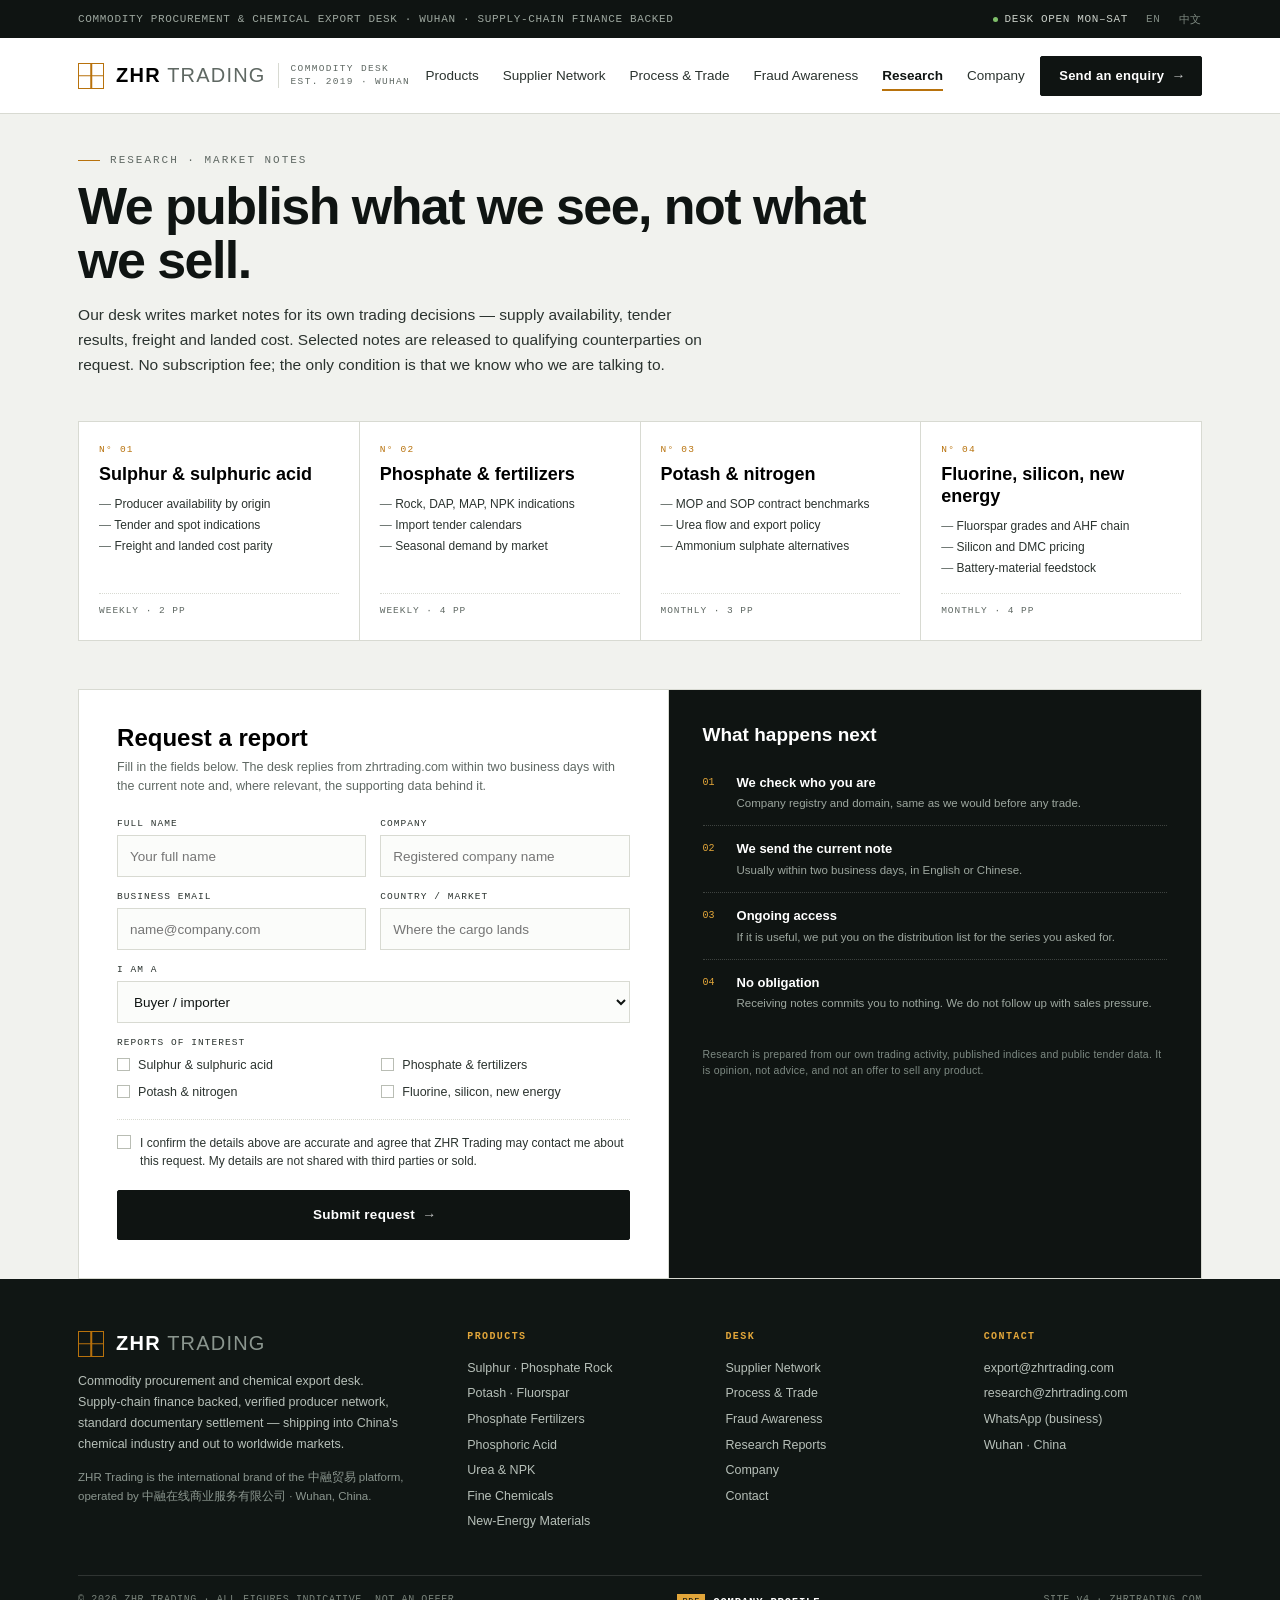
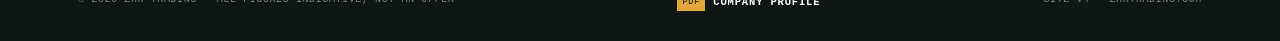
<file: research.html>
<!DOCTYPE html>
<html lang="en">
<head>
<meta charset="utf-8">
<meta name="viewport" content="width=device-width,initial-scale=1">
<title>Research — market notes on sulphur, phosphate, potash | ZHR Trading</title>
<meta name="description" content="Our desk writes market notes for its own trading decisions; selected notes are released to qualifying counterparties on request.">
<meta property="og:title" content="Research — market notes on sulphur, phosphate, potash | ZHR Trading">
<meta property="og:description" content="Our desk writes market notes for its own trading decisions; selected notes are released to qualifying counterparties on request.">
<meta property="og:type" content="website">
<meta property="og:site_name" content="ZHR Trading">
<link rel="canonical" href="https://www.zhrtrading.com/research">
<link rel="icon" href="assets/favicon.svg" type="image/svg+xml">
<link rel="stylesheet" href="assets/v4.css">
</head>
<body>
  <div class="utility"><div class="wrap">
    <div class="u-l">COMMODITY PROCUREMENT &amp; CHEMICAL EXPORT DESK · WUHAN · SUPPLY-CHAIN FINANCE BACKED</div>
    <div class="u-r"><span class="u-live"><i></i>DESK OPEN MON–SAT</span><span class="on">EN</span><a href="company.html" style="color:#7F8A82">中文</a></div>
  </div></div>
  <nav class="nav"><div class="wrap">
    <a class="brand" href="index.html" style="text-decoration:none"><span class="mark"></span><span class="wm">ZHR<em>&nbsp;TRADING</em></span>
      <span class="tag">COMMODITY DESK<br>EST. 2019 · WUHAN</span></a>
    <div class="menu"><a class="" href="products.html">Products</a><a class="" href="network.html">Supplier Network</a><a class="" href="process.html">Process &amp; Trade</a><a class="" href="fraud.html">Fraud Awareness</a><a class="act " href="research.html">Research</a><a class="" href="company.html">Company</a></div>
    <details class="mnav"><summary>☰</summary><div class="sheet"><a class="" href="products.html">Products</a><a class="" href="network.html">Supplier Network</a><a class="" href="process.html">Process &amp; Trade</a><a class="" href="fraud.html">Fraud Awareness</a><a class="act" href="research.html">Research</a><a class="" href="company.html">Company</a><a href="contact.html">Send an enquiry →</a></div></details>
    <a class="btn" href="contact.html">Send an enquiry <span class="ar">→</span></a>
  </div></nav>

<div class="wrap">
    <div class="pghead">
      <div class="eyebrow"><span class="tick"></span>RESEARCH · MARKET NOTES</div>
      <h1>We publish what we see, not what we sell.</h1>
      <p>Our desk writes market notes for its own trading decisions — supply availability, tender results,
        freight and landed cost. Selected notes are released to qualifying counterparties on request.
        No subscription fee; the only condition is that we know who we are talking to.</p>
    </div>

    <div class="rgrid">
      <div><div class="cd">N° 01</div><h4>Sulphur &amp; sulphuric acid</h4>
        <ul><li>Producer availability by origin</li><li>Tender and spot indications</li><li>Freight and landed cost parity</li></ul>
        <div class="fq">WEEKLY · 2 PP</div></div>
      <div><div class="cd">N° 02</div><h4>Phosphate &amp; fertilizers</h4>
        <ul><li>Rock, DAP, MAP, NPK indications</li><li>Import tender calendars</li><li>Seasonal demand by market</li></ul>
        <div class="fq">WEEKLY · 4 PP</div></div>
      <div><div class="cd">N° 03</div><h4>Potash &amp; nitrogen</h4>
        <ul><li>MOP and SOP contract benchmarks</li><li>Urea flow and export policy</li><li>Ammonium sulphate alternatives</li></ul>
        <div class="fq">MONTHLY · 3 PP</div></div>
      <div><div class="cd">N° 04</div><h4>Fluorine, silicon, new energy</h4>
        <ul><li>Fluorspar grades and AHF chain</li><li>Silicon and DMC pricing</li><li>Battery-material feedstock</li></ul>
        <div class="fq">MONTHLY · 4 PP</div></div>
    </div>
    <div class="fwrap">
      <div class="fcol">
        <h3>Request a report</h3>
        <div class="hint">Fill in the fields below. The desk replies from zhrtrading.com within two business days
          with the current note and, where relevant, the supporting data behind it.</div>
        <div class="fr">
          <div class="fld"><label>Full name</label><input type="text" placeholder="Your full name"></div>
          <div class="fld"><label>Company</label><input type="text" placeholder="Registered company name"></div>
        </div>
        <div class="fr">
          <div class="fld"><label>Business email</label><input type="email" placeholder="name@company.com"></div>
          <div class="fld"><label>Country / market</label><input type="text" placeholder="Where the cargo lands"></div>
        </div>
        <div class="fr one">
          <div class="fld"><label>I am a</label>
            <select><option>Buyer / importer</option><option>Producer / supplier</option>
              <option>Trader / intermediary</option><option>Logistics or finance provider</option></select></div>
        </div>
        <div class="fld" style="margin-bottom:8px"><label>Reports of interest</label></div>
        <div class="chks">
          <div class="chk"><i></i><span>Sulphur &amp; sulphuric acid</span></div>
          <div class="chk"><i></i><span>Phosphate &amp; fertilizers</span></div>
          <div class="chk"><i></i><span>Potash &amp; nitrogen</span></div>
          <div class="chk"><i></i><span>Fluorine, silicon, new energy</span></div>
        </div>
        <div class="consent"><i></i><span>I confirm the details above are accurate and agree that ZHR Trading may
          contact me about this request. My details are not shared with third parties or sold.</span></div>
        <a class="btn" href="contact.html">Submit request <span class="ar">→</span></a>
      </div>

      <div class="side">
        <h4>What happens next</h4>
        <div class="st"><span class="n">01</span><span><b>We check who you are</b>Company registry and domain,
          same as we would before any trade.</span></div>
        <div class="st"><span class="n">02</span><span><b>We send the current note</b>Usually within two business
          days, in English or Chinese.</span></div>
        <div class="st"><span class="n">03</span><span><b>Ongoing access</b>If it is useful, we put you on the
          distribution list for the series you asked for.</span></div>
        <div class="st" style="border-bottom:0"><span class="n">04</span><span><b>No obligation</b>Receiving notes
          commits you to nothing. We do not follow up with sales pressure.</span></div>
        <div class="fine">Research is prepared from our own trading activity, published indices and public
          tender data. It is opinion, not advice, and not an offer to sell any product.</div>
      </div>
    </div>
  </div>

  
</div>
  <footer class="foot"><div class="wrap">
    <div class="cols">
      <div class="about"><div class="brand"><span class="mark"></span><span class="wm">ZHR<em style="color:#8B968F">&nbsp;TRADING</em></span></div>
        <p>Commodity procurement and chemical export desk. Supply-chain finance backed, verified producer network,
          standard documentary settlement — shipping into China's chemical industry and out to worldwide markets.</p>
        <p style="margin-top:12px;font-size:11.5px;color:#8B968F">ZHR Trading is the international brand of the
          中融贸易 platform, operated by 中融在线商业服务有限公司 · Wuhan, China.</p></div>
      <div><h5>Products</h5><ul>
        <li><a href="products.html">Sulphur · Phosphate Rock</a></li><li><a href="products.html">Potash · Fluorspar</a></li>
        <li><a href="products.html">Phosphate Fertilizers</a></li><li><a href="products.html">Phosphoric Acid</a></li>
        <li><a href="products.html">Urea &amp; NPK</a></li><li><a href="products.html">Fine Chemicals</a></li>
        <li><a href="products.html">New-Energy Materials</a></li></ul></div>
      <div><h5>Desk</h5><ul>
        <li><a href="network.html">Supplier Network</a></li><li><a href="process.html">Process &amp; Trade</a></li>
        <li><a href="fraud.html">Fraud Awareness</a></li><li><a href="research.html">Research Reports</a></li>
        <li><a href="company.html">Company</a></li><li><a href="contact.html">Contact</a></li></ul></div>
      <div><h5>Contact</h5><ul>
        <li>export@zhrtrading.com</li><li>research@zhrtrading.com</li><li>WhatsApp (business)</li>
        <li>Wuhan · China</li></ul></div>
    </div>
    <div class="legal"><span>© 2026 ZHR TRADING · ALL FIGURES INDICATIVE, NOT AN OFFER</span>
      <a class="dl" href="download/ZHRTrading_Company_Profile_web.pdf" download style="border:0;padding:0;gap:8px">
        <span class="dl-ic">PDF</span><span class="dl-tx" style="color:#B7C0B9"><b>COMPANY PROFILE</b></span></a>
      <span>SITE v4 · ZHRTRADING.COM</span></div>
  </div></footer>

</body>
</html>
</file>
<file: assets/v4.css>
:root{
  --paper:#F1F2EE;--panel:#FFFFFF;--ink:#0F1412;--ink2:#2B332F;--muted:#5F6863;
  --line:#D8DAD2;--line2:#E8E9E3;--amber:#B8720C;--amber-l:#E2A63A;
  --dark:#101614;--dark2:#161D1A;--paper-on-dark:#E9EBE5;
  --green:#3E7A3A;--red:#A33B2A;
  --f-d:'Bahnschrift','DIN Alternate','Arial Narrow','Segoe UI',sans-serif;
  --f-b:'Segoe UI','Helvetica Neue',Arial,sans-serif;
  --f-m:'Cascadia Mono',Consolas,'Courier New',monospace;
  --pad:88px;--gutter:clamp(18px,6.1vw,88px);
}
*{box-sizing:border-box;margin:0;padding:0}
body{background:var(--paper);font-family:var(--f-b);-webkit-font-smoothing:antialiased}

body.dark{background:var(--dark);color:var(--paper-on-dark);--panel:#161D1A;--ink:#E9EBE5;--ink2:#C3CAC4;--muted:#8B968F;--line:rgba(233,235,229,.16);--line2:rgba(233,235,229,.09)}
.wrap{width:100%;max-width:1440px;margin:0 auto;padding:0 var(--gutter)}
.mono{font-family:var(--f-m);font-variant-numeric:tabular-nums;letter-spacing:.01em}
.eyebrow{font-family:var(--f-m);font-size:11px;letter-spacing:.18em;text-transform:uppercase;color:var(--muted);display:flex;align-items:center;gap:10px}
.eyebrow .tick{width:22px;height:1px;background:var(--amber);display:inline-block}
.sechead{display:flex;justify-content:space-between;align-items:flex-end;gap:40px;padding:0 0 26px}
.sechead .num{font-family:var(--f-m);font-size:11px;letter-spacing:.16em;color:var(--amber);text-transform:uppercase}
.sechead h2{font-family:var(--f-d);font-size:38px;line-height:1.06;letter-spacing:-.015em;font-weight:600;margin-top:10px}
.sechead p{max-width:430px;font-size:14.5px;line-height:1.55;color:var(--muted)}
a{color:inherit;text-decoration:none}
.btn{display:inline-flex;align-items:center;gap:10px;height:46px;padding:0 22px;border-radius:2px;font-size:13.5px;letter-spacing:.02em;font-weight:600;border:1px solid var(--ink);background:var(--ink);color:#fff}
.btn.ghost{background:transparent;color:var(--ink);border-color:var(--line)}
.btn .ar{font-family:var(--f-m);font-size:14px;opacity:.75}
.sec{padding:74px 0 0}

/* utility + nav (shared) */
.utility{background:var(--ink);color:#C9CFC8;height:38px;display:flex;align-items:center;font-size:11.5px}
.utility .wrap{display:flex;justify-content:space-between;align-items:center}
.utility .u-l{font-family:var(--f-m);font-size:11px;letter-spacing:.06em;color:#9DA79F}
.utility .u-r{display:flex;align-items:center;gap:18px;font-family:var(--f-m);font-size:11px;letter-spacing:.06em}
.utility .u-live{display:flex;align-items:center;gap:7px;color:#C9CFC8}
.utility .u-live i{width:5px;height:5px;border-radius:50%;background:#7FBF6A;display:block}
.utility .u-r .on{color:#fff}.utility .u-r span:not(.u-live){color:#7F8A82}
.nav{height:76px;display:flex;align-items:center;background:var(--panel);border-bottom:1px solid var(--line)}
.nav .wrap{display:flex;align-items:center;justify-content:space-between}
.brand{display:flex;align-items:center;gap:12px}
.brand .mark{width:26px;height:26px;border:1.5px solid var(--amber);position:relative;flex:0 0 auto}
.brand .mark:before,.brand .mark:after{content:"";position:absolute;background:var(--amber)}
.brand .mark:before{width:1.5px;height:100%;left:50%;top:0;transform:translateX(-50%)}
.brand .mark:after{height:1.5px;width:100%;top:50%;left:0;transform:translateY(-50%)}
.brand .wm{font-family:var(--f-d);font-size:20px;letter-spacing:.06em;font-weight:600}
.brand .wm em{font-style:normal;font-weight:300;color:var(--muted)}
.brand .tag{font-family:var(--f-m);font-size:9.5px;letter-spacing:.14em;color:var(--muted);border-left:1px solid var(--line);padding-left:12px;line-height:1.35}
.menu{display:flex;align-items:center;gap:24px;font-size:13.5px}
.menu a{color:var(--ink2);padding:6px 0;position:relative}
.menu a.act{color:var(--ink);font-weight:600}
.menu a.act:after{content:"";position:absolute;left:0;right:0;bottom:-2px;height:2px;background:var(--amber)}
.nav .btn{height:40px;padding:0 18px;font-size:13px}

/* foot */
.foot{background:var(--dark);color:var(--paper-on-dark);padding:52px 0 30px;--muted:#8B968F;--line:rgba(233,235,229,.14)}
.foot .cols{display:grid;grid-template-columns:1.6fr 1fr 1fr 1fr;gap:40px}
.foot h5{font-family:var(--f-m);font-size:10px;letter-spacing:.14em;text-transform:uppercase;color:var(--amber-l);margin-bottom:14px}
.foot ul{list-style:none;font-size:12.5px;line-height:2.05;color:#B7C0B9}
.foot .about p{font-size:12.5px;line-height:1.7;color:#B7C0B9;max-width:330px;margin-top:14px}
.foot .brand .wm{color:#fff}
.foot .legal{margin-top:40px;padding-top:18px;border-top:1px solid rgba(233,235,229,.14);display:flex;justify-content:space-between;font-family:var(--f-m);font-size:10px;letter-spacing:.06em;color:#79837B}

/* ===== HERO ===== */
.hero{padding:0;border-bottom:1px solid var(--line)}
.hero .hgrid{display:grid;grid-template-columns:1.28fr 1fr;height:min(600px,72vh);min-height:460px}
.hero .hmain{position:relative;overflow:hidden}
.hero .hmain img{width:100%;height:100%;object-fit:cover;filter:saturate(.94) contrast(1.03)}
.hero .hmain:after{content:"";position:absolute;inset:0;background:linear-gradient(90deg,rgba(12,17,15,.82) 0%,rgba(12,17,15,.62) 46%,rgba(12,17,15,.28) 100%)}
.hero .hside{display:grid;grid-template-columns:1fr 1fr;grid-template-rows:1fr 1fr;gap:1px;background:var(--line)}
.hero .hside a{position:relative;overflow:hidden;display:block}
.hero .hside img{width:100%;height:100%;object-fit:cover;filter:saturate(.86) brightness(.96);transition:transform .6s ease}
.hero .hside a:hover img{transform:scale(1.04)}
.hero .hside .cx{position:absolute;left:0;right:0;bottom:0;padding:26px 14px 11px;
  background:linear-gradient(180deg,transparent,rgba(10,14,12,.86));
  font-family:var(--f-m);font-size:9.5px;letter-spacing:.13em;text-transform:uppercase;color:#DCE1DA}
.hero .hside .cx b{display:block;color:#fff;font-weight:600;margin-bottom:2px}
@media (max-width:1000px){.hero .hgrid{grid-template-columns:1fr;height:auto}
  .hero .hmain{height:420px}.hero .hside{grid-template-columns:1fr 1fr;height:280px}}
/* ---- corporate film band ---- */
.film{background:var(--ink);border-bottom:1px solid rgba(233,235,229,.14)}
.film .fwrap2{display:grid;grid-template-columns:1.4fr 1fr;align-items:center}
.fposter{position:relative;overflow:hidden;aspect-ratio:16/9;background:#000}
.fposter img{width:100%;height:100%;object-fit:cover;filter:saturate(.86) brightness(.9)}
.fposter .play{position:absolute;left:50%;top:50%;transform:translate(-50%,-50%);width:74px;height:74px;
  border-radius:50%;border:1px solid rgba(255,255,255,.8);background:rgba(10,14,12,.34);color:#fff;
  font-size:16px;display:flex;align-items:center;justify-content:center;cursor:pointer;padding-left:5px}
.fposter .play:hover{background:rgba(226,166,58,.28);border-color:#E2A63A}
.fposter .fcap{position:absolute;left:18px;bottom:14px;font-family:var(--f-m);font-size:9px;
  letter-spacing:.16em;color:#DCE1DA;text-shadow:0 1px 6px rgba(0,0,0,.7)}
.fcopy{padding:38px 0 38px 46px}
.fcopy h3{font-family:var(--f-d);font-size:29px;color:#fff;font-weight:600;line-height:1.12;letter-spacing:-.02em}
.fcopy p{margin-top:13px;font-size:13.5px;line-height:1.6;color:#9DA79F;max-width:390px}
.fbeats{margin-top:18px;list-style:none;font-family:var(--f-m);font-size:9.5px;letter-spacing:.1em;color:#8B968F}
.fbeats li{padding:7px 0;border-top:1px dotted rgba(233,235,229,.18)}
.fbeats li b{color:#E2A63A;margin-right:9px}
@media (max-width:1000px){.film .fwrap2{grid-template-columns:1fr}.fcopy{padding:26px 0 30px}}
/* ---- download chip ---- */
.filmbtns{display:flex;align-items:center;gap:16px;margin-top:20px;flex-wrap:wrap}
.dl{display:inline-flex;align-items:center;gap:10px;text-decoration:none;padding:9px 14px 9px 10px;
  border:1px solid rgba(233,235,229,.26);color:#DDE3DC;transition:.15s}
.dl:hover{border-color:#E2A63A;background:rgba(226,166,58,.08)}
.dl-ic{font-family:var(--f-m);font-size:8.5px;letter-spacing:.1em;color:#0F1412;background:#E2A63A;
  padding:4px 5px;line-height:1}
.dl-tx{font-family:var(--f-m);font-size:9.5px;letter-spacing:.06em;line-height:1.45;color:#8B968F}
.dl-tx b{display:block;color:#fff;font-size:10.5px;letter-spacing:.08em;font-weight:600}
.foot .dl{border-color:rgba(233,235,229,.2)}
.hero .hcopy{position:absolute;left:0;right:0;bottom:0;z-index:2}
.hero .hcopy .wrap{padding:0 34px 46px 34px;max-width:100%;width:auto}
.hero .hcopy .eyebrow{color:#E2A63A;margin-bottom:14px;font-size:10px}
.hero .hcopy .eyebrow .tick{background:#E2A63A}
.hero h1{font-family:var(--f-d);font-size:56px;line-height:1;letter-spacing:-.03em;font-weight:600;color:#fff;max-width:640px}
.hero .hsub{margin-top:20px;max-width:560px;font-size:16px;line-height:1.6;color:#D6DCD7}
.hero .hsub b{color:#fff;font-weight:600}
.hero .hcta{display:flex;gap:12px;margin-top:28px}
.hero .hcta .btn{background:#E2A63A;border-color:#E2A63A;color:#0C110F}
.hero .hcta .btn.ghost{background:transparent;color:#fff;border-color:rgba(255,255,255,.4)}

/* ===== BUY/SELL ===== */
.bs{display:grid;grid-template-columns:1fr 1fr;gap:0;border-bottom:1px solid var(--line)}
.bs .col{padding:40px 0 44px}
.bs .col+.col{border-left:1px solid var(--line);padding-left:48px}
.bs .col:first-child{padding-right:48px}
.bs .blab{font-family:var(--f-m);font-size:10px;letter-spacing:.14em;text-transform:uppercase;color:var(--amber);margin-bottom:6px}
.bs h3{font-family:var(--f-d);font-size:24px;font-weight:600;letter-spacing:-.01em;margin-bottom:4px}
.bs .bsub{font-size:13px;color:var(--muted);margin-bottom:22px}
.bs .pgrid{display:grid;grid-template-columns:repeat(2,1fr);gap:1px;background:var(--line);border:1px solid var(--line)}
.bs .pgrid.wide{grid-template-columns:repeat(3,1fr)}
.bs .pitem{background:var(--panel);padding:18px 16px}
.bs .pitem .role{font-family:var(--f-m);font-size:9px;letter-spacing:.1em;text-transform:uppercase;color:var(--amber);margin-bottom:8px}
.bs .pitem b{font-family:var(--f-d);font-size:16px;font-weight:600;display:block;line-height:1.2}
.bs .pitem .zh{font-size:11px;color:var(--muted);margin:2px 0 6px}
.bs .pitem .spec{font-family:var(--f-m);font-size:11px;color:var(--ink2);line-height:1.4}
.bs .pitem .use{font-size:11.5px;color:var(--muted);margin-top:4px;line-height:1.4}

/* ===== gallery ===== */
.gal{display:grid;grid-template-columns:repeat(4,1fr);gap:8px;margin-top:8px}
.gal a{position:relative;overflow:hidden;display:block;aspect-ratio:4/3}
.gal a img{width:100%;height:100%;object-fit:cover;filter:saturate(.92)}
.gal a .tag{position:absolute;left:0;bottom:0;background:rgba(15,20,18,.82);color:#E9EBE5;font-family:var(--f-m);font-size:9px;letter-spacing:.1em;text-transform:uppercase;padding:5px 9px}
.gal.wide6{grid-template-columns:repeat(6,1fr)}

/* ===== supplier cards ===== */
.scards{display:grid;grid-template-columns:repeat(3,1fr);gap:20px}
.scard{border:1px solid var(--line);background:var(--panel);overflow:hidden}
.scard .ph{position:relative;height:180px;overflow:hidden}
.scard .ph img{width:100%;height:100%;object-fit:cover}
.scard .ph .id{position:absolute;left:0;top:0;background:var(--ink);color:#E2A63A;font-family:var(--f-d);font-size:20px;font-weight:600;padding:6px 14px}
.scard .body{padding:18px 18px 20px}
.scard .reg{font-family:var(--f-m);font-size:9.5px;letter-spacing:.1em;text-transform:uppercase;color:var(--muted);margin-bottom:8px}
.scard h4{font-family:var(--f-d);font-size:15px;font-weight:600;line-height:1.3;margin-bottom:10px}
.scard .stats{display:grid;grid-template-columns:1fr 1fr;gap:6px 12px;font-family:var(--f-m);font-size:11px;border-top:1px solid var(--line2);padding-top:10px}
.scard .stats dt{color:var(--muted)}.scard .stats dd{color:var(--ink);text-align:right}
.scard .desc{font-size:12px;line-height:1.5;color:var(--ink2);margin-top:10px}

/* ===== process flow ===== */
.flow5{display:grid;grid-template-columns:repeat(5,1fr);gap:1px;background:var(--line);border:1px solid var(--line)}
.flow5 div{background:var(--panel);padding:22px 18px 24px;position:relative}
.flow5 .n{font-family:var(--f-d);font-size:32px;color:var(--amber);font-weight:600;line-height:1}
.flow5 b{display:block;font-family:var(--f-d);font-size:15px;margin:10px 0 6px}
.flow5 span{font-size:12px;color:var(--muted);line-height:1.45}
.pillars{display:grid;grid-template-columns:repeat(3,1fr);gap:20px;margin-top:0}
.pillar{border:1px solid var(--line);background:var(--panel);padding:28px 24px}
.pillar .ic{font-family:var(--f-d);font-size:28px;color:var(--amber);font-weight:600;letter-spacing:.02em}
.pillar h4{font-family:var(--f-d);font-size:18px;font-weight:600;margin:10px 0 8px}
.pillar p{font-size:13px;line-height:1.55;color:var(--muted)}
.principles{display:grid;grid-template-columns:1fr 1fr;gap:1px;background:var(--line);border:1px solid var(--line);margin-top:0}
.principles div{background:var(--panel);padding:20px 22px;font-size:13px;line-height:1.5;color:var(--ink2);display:flex;gap:12px;align-items:flex-start}
.principles div:before{content:"✓";color:var(--green);font-weight:700;flex:0 0 auto;font-size:15px}

/* ===== fraud ===== */
.fraud-grid{display:grid;grid-template-columns:1fr 1fr;gap:44px}
.fl ul,.fr ul{list-style:none}
.fl li,.fr li{padding:11px 0;border-bottom:1px dotted var(--line);font-size:13px;line-height:1.5;color:var(--ink2);display:flex;gap:12px}
.fl li .n,.fr li .n{font-family:var(--f-m);font-size:11px;color:var(--amber);flex:0 0 22px}
.fl li b,.fr li b{color:var(--ink);font-weight:600}
.will{display:grid;grid-template-columns:1fr 1fr;gap:1px;background:var(--line);border:1px solid var(--line)}
.will div{background:var(--panel);padding:22px 24px}
.will .h{font-family:var(--f-m);font-size:10px;letter-spacing:.12em;text-transform:uppercase;margin-bottom:14px}
.will .y .h{color:var(--green)}.will .n .h{color:var(--red)}
.will ul{list-style:none;font-size:13px;line-height:1.95;color:var(--ink2)}
.will .y li:before{content:"✓ ";color:var(--green)}
.will .n li:before{content:"✕ ";color:var(--red)}

/* ===== product card (products page) ===== */
.pcard{border:1px solid var(--line);background:var(--panel);display:flex;flex-direction:column}
.pcard .ph{height:150px;overflow:hidden}
.pcard .ph img{width:100%;height:100%;object-fit:cover}
.pcard .body{padding:16px 16px 18px;flex:1;display:flex;flex-direction:column}
.pcard .ser{font-family:var(--f-m);font-size:9px;letter-spacing:.1em;text-transform:uppercase;color:var(--amber);margin-bottom:6px}
.pcard b{font-family:var(--f-d);font-size:15px;font-weight:600;line-height:1.2}
.pcard .zh{font-size:11.5px;color:var(--muted);margin:2px 0 8px}
.pcard .use{font-size:12px;color:var(--ink2);line-height:1.45;flex:1}
.pcard .sp{font-family:var(--f-m);font-size:11px;color:var(--ink);border-top:1px solid var(--line2);padding-top:8px;margin-top:10px}

/* ===== trust strip ===== */
.trust{display:grid;grid-template-columns:repeat(4,1fr);gap:1px;background:var(--line);border-bottom:1px solid var(--line)}
.trust div{background:var(--paper);padding:26px 24px 28px}
.trust .k{font-family:var(--f-m);font-size:10px;letter-spacing:.13em;text-transform:uppercase;color:var(--amber);margin-bottom:12px}
.trust h4{font-size:14.5px;font-weight:600;line-height:1.35;margin-bottom:8px}
.trust p{font-size:12.5px;line-height:1.55;color:var(--muted)}

/* mobile */
.pghead{padding:40px 0 0;display:grid;grid-template-columns:1fr 340px;gap:56px;align-items:end}
.pghead h1{font-family:var(--f-d);font-size:54px;line-height:1.02;letter-spacing:-.03em;font-weight:600;margin-top:14px}
.pghead p{margin-top:16px;font-size:15px;line-height:1.6;color:var(--ink2);max-width:620px}
.counts{border:1px solid var(--ink);background:var(--panel)}
.counts div{display:flex;justify-content:space-between;align-items:baseline;padding:13px 16px;border-bottom:1px solid var(--line2)}
.counts div:last-child{border-bottom:0}
.counts .k{font-family:var(--f-m);font-size:10px;letter-spacing:.1em;text-transform:uppercase;color:var(--muted)}
.counts .v{font-family:var(--f-d);font-size:22px;font-weight:600}
.grp{margin-top:44px;border-top:1px solid var(--ink);padding-top:24px}
.grp .gh{display:flex;justify-content:space-between;align-items:baseline;margin-bottom:18px}
.grp h3{font-family:var(--f-d);font-size:26px;font-weight:600;letter-spacing:-.01em}
.grp .gsub{font-family:var(--f-m);font-size:10px;letter-spacing:.1em;text-transform:uppercase;color:var(--muted)}
.grid4{display:grid;grid-template-columns:repeat(4,1fr);gap:16px}
.grid3{display:grid;grid-template-columns:repeat(3,1fr);gap:16px}
.note{font-size:11.5px;color:var(--muted);line-height:1.55;margin-top:14px;border-left:2px solid var(--amber);padding-left:12px}
.pghead{padding:40px 0 0;display:grid;grid-template-columns:1fr 330px;gap:56px;align-items:end}
.pghead h1{font-family:var(--f-d);font-size:52px;line-height:1.03;letter-spacing:-.03em;font-weight:600;margin-top:14px}
.pghead p{margin-top:16px;font-size:15px;line-height:1.6;color:var(--ink2);max-width:620px}
.facts{border:1px solid var(--ink);background:var(--panel)}
.facts div{display:flex;justify-content:space-between;align-items:baseline;padding:12px 16px;border-bottom:1px solid var(--line2)}
.facts div:last-child{border-bottom:0}
.facts .k{font-family:var(--f-m);font-size:10px;letter-spacing:.1em;text-transform:uppercase;color:var(--muted)}
.facts .v{font-family:var(--f-d);font-size:20px;font-weight:600}
.legend{margin-top:26px;border:1px solid var(--line);background:var(--panel);padding:14px 18px;font-size:12px;color:var(--muted);line-height:1.6}
.legend b{color:var(--ink)}
.pgrid{display:grid;grid-template-columns:repeat(3,1fr);gap:16px;margin-top:34px}
.pc{border:1px solid var(--line);background:var(--panel);display:flex;flex-direction:column}
.pc .ph{height:168px;overflow:hidden;position:relative}
.pc .ph img{width:100%;height:100%;object-fit:cover}
.pc .ph .id{position:absolute;left:0;top:0;background:var(--ink);color:#E2A63A;font-family:var(--f-d);font-size:22px;font-weight:600;padding:5px 14px}
.pc.noimg .body{padding-top:20px}
.pc .body{padding:16px 18px 18px;flex:1;display:flex;flex-direction:column}
.pc .reg{font-family:var(--f-m);font-size:9.5px;letter-spacing:.1em;text-transform:uppercase;color:var(--amber);margin-bottom:7px}
.pc h4{font-family:var(--f-d);font-size:16px;font-weight:600;line-height:1.28;margin-bottom:10px}
.pc .stats{display:grid;grid-template-columns:1fr auto;gap:5px 12px;font-family:var(--f-m);font-size:11px;
  border-top:1px solid var(--line2);padding-top:9px;margin-top:auto}
.pc .stats .dt{color:var(--muted)}.pc .stats .dd{color:var(--ink);text-align:right}
.pc .desc{font-size:12px;line-height:1.5;color:var(--ink2);margin-top:10px}
.tabs{display:flex;gap:20px;align-items:baseline;border-bottom:1px solid var(--line);padding-bottom:12px;margin-top:60px}
.tabs .tl{font-family:var(--f-d);font-size:26px;font-weight:600;letter-spacing:-.01em;margin-right:auto}
.tabs a{font-family:var(--f-m);font-size:10.5px;letter-spacing:.12em;text-transform:uppercase;color:var(--muted)}
.tabs a.on{color:var(--ink);border-bottom:2px solid var(--amber);padding-bottom:12px;margin-bottom:-13px}
.ogal{display:grid;grid-template-columns:repeat(4,1fr);gap:8px;margin-top:20px}
.ogal figure{position:relative;overflow:hidden;aspect-ratio:1/1}
.ogal figure img{width:100%;height:100%;object-fit:cover;filter:saturate(.92)}
.ogal figcaption{position:absolute;left:0;bottom:0;right:0;padding:16px 12px 10px;color:#E9EBE5;
  font-family:var(--f-m);font-size:9.5px;letter-spacing:.08em;text-transform:uppercase;
  background:linear-gradient(180deg,rgba(8,12,10,0),rgba(8,12,10,.85))}
.ogal figure.wide{grid-column:span 2;aspect-ratio:2/1}
.pghead{padding:40px 0 0}
.pghead h1{font-family:var(--f-d);font-size:54px;line-height:1.02;letter-spacing:-.03em;font-weight:600;margin-top:14px;max-width:900px}
.pghead p{margin-top:16px;font-size:15.5px;line-height:1.6;color:var(--ink2);max-width:660px}
.blk{margin-top:48px;border-top:1px solid var(--ink);padding-top:26px}
.blk h3{font-family:var(--f-d);font-size:26px;font-weight:600;letter-spacing:-.01em}
.blk .bhd{display:flex;justify-content:space-between;align-items:baseline;margin-bottom:20px;gap:40px}
.blk .bsub{font-size:13.5px;color:var(--muted);max-width:420px;line-height:1.55;text-align:right}
.docs{display:grid;grid-template-columns:repeat(3,1fr);gap:1px;background:var(--line);border:1px solid var(--line)}
.docs div{background:var(--panel);padding:16px 18px}
.docs b{display:block;font-family:var(--f-m);font-size:10.5px;letter-spacing:.09em;text-transform:uppercase;margin-bottom:5px}
.docs span{font-size:12px;color:var(--muted);line-height:1.5}
.cta{margin-top:52px;background:var(--ink);color:#E9EBE5;padding:40px 44px;display:grid;
  grid-template-columns:1fr auto;gap:40px;align-items:center}
.cta h3{font-family:var(--f-d);font-size:30px;font-weight:600;letter-spacing:-.02em;color:#fff}
.cta p{margin-top:10px;font-size:14px;color:#A9B3AC;line-height:1.6;max-width:620px}
.cta .btn{background:#E2A63A;border-color:#E2A63A;color:#0C110F;height:50px}
.pghead{padding:44px 0 0}
.pghead h1{font-family:var(--f-d);font-size:52px;line-height:1.03;letter-spacing:-.03em;font-weight:600;margin-top:14px;max-width:920px;color:#fff}
.pghead p{margin-top:16px;font-size:15.5px;line-height:1.6;color:#A9B3AC;max-width:660px}
.blk{margin-top:46px;border-top:1px solid rgba(233,235,229,.28);padding-top:26px}
.bhd{display:flex;justify-content:space-between;align-items:baseline;gap:40px;margin-bottom:20px}
.bhd h3{font-family:var(--f-d);font-size:25px;font-weight:600;color:#fff}
.bhd .bsub{font-size:13px;color:#8B968F;max-width:400px;line-height:1.55;text-align:right}
.scams{display:grid;grid-template-columns:repeat(4,1fr);gap:1px;background:rgba(233,235,229,.16);border:1px solid rgba(233,235,229,.16)}
.scams div{background:#161D1A;padding:22px 20px 24px}
.scams .n{font-family:var(--f-d);font-size:26px;color:#E2A63A;font-weight:600}
.scams b{display:block;font-family:var(--f-d);font-size:15px;margin:10px 0 7px;color:#fff}
.scams p{font-size:12px;line-height:1.55;color:#9DA79F}
.steps{display:grid;grid-template-columns:repeat(5,1fr);gap:1px;background:rgba(233,235,229,.16);border:1px solid rgba(233,235,229,.16)}
.steps div{background:#161D1A;padding:20px 18px 22px}
.steps .n{font-family:var(--f-m);font-size:10px;letter-spacing:.12em;color:#E2A63A}
.steps b{display:block;font-size:13.5px;margin:9px 0 6px;color:#fff}
.steps span{font-size:11.5px;line-height:1.5;color:#9DA79F;display:block}
.fl,..fr{padding:26px 0 0}
.li{display:flex;gap:14px;padding:12px 0;border-bottom:1px dotted rgba(233,235,229,.2);font-size:13px;line-height:1.55;color:#C3CAC4}
.li .n{font-family:var(--f-m);font-size:11px;color:#E2A63A;flex:0 0 24px}
.li b{color:#fff;font-weight:600}
.will{display:grid;grid-template-columns:1fr 1fr;gap:1px;background:rgba(233,235,229,.16);border:1px solid rgba(233,235,229,.16)}
.will div{background:#161D1A;padding:22px 24px}
.will .h{font-family:var(--f-m);font-size:10px;letter-spacing:.12em;text-transform:uppercase;margin-bottom:14px}
.will .y .h{color:#7FBF6A}.will .n .h{color:#D97757}
.will ul{list-style:none;font-size:13px;line-height:2;color:#C3CAC4}
.will .y li:before{content:"✓ ";color:#7FBF6A}
.will .n li:before{content:"✕ ";color:#D97757}
.pghead{padding:40px 0 0}
.pghead h1{font-family:var(--f-d);font-size:52px;line-height:1.03;letter-spacing:-.03em;font-weight:600;margin-top:14px;max-width:860px}
.pghead p{margin-top:16px;font-size:15.5px;line-height:1.6;color:var(--ink2);max-width:640px}
.rgrid{display:grid;grid-template-columns:repeat(4,1fr);gap:1px;background:var(--line);border:1px solid var(--line);margin-top:44px}
.rgrid>div{background:var(--panel);padding:22px 20px 24px;display:flex;flex-direction:column}
.rgrid .cd{font-family:var(--f-m);font-size:9.5px;letter-spacing:.13em;color:var(--amber);text-transform:uppercase}
.rgrid h4{font-family:var(--f-d);font-size:18px;font-weight:600;margin:9px 0 8px;line-height:1.2}
.rgrid ul{list-style:none;font-size:12px;line-height:1.75;color:var(--ink2);flex:1}
.rgrid li:before{content:"— ";color:var(--muted)}
.rgrid .fq{margin-top:14px;padding-top:11px;border-top:1px dotted var(--line);font-family:var(--f-m);font-size:9.5px;letter-spacing:.1em;color:var(--muted)}
.fwrap{margin-top:48px;display:grid;grid-template-columns:1.05fr .95fr;gap:1px;background:var(--line);border:1px solid var(--line)}
.fcol{background:var(--panel);padding:34px 38px 38px}
.fcol h3{font-family:var(--f-d);font-size:24px;font-weight:600;margin-bottom:6px}
.fcol .hint{font-size:12.5px;color:var(--muted);margin-bottom:22px;line-height:1.55}
.fr{display:grid;grid-template-columns:1fr 1fr;gap:14px;margin-bottom:14px}
.fr.one{grid-template-columns:1fr}
.fld label{display:block;font-family:var(--f-m);font-size:9.5px;letter-spacing:.11em;text-transform:uppercase;color:var(--ink2);margin-bottom:6px}
.fld input,.fld select{width:100%;height:42px;padding:0 12px;border:1px solid var(--line);
  background:#FBFCFA;font-family:var(--f-b);font-size:13.5px;color:var(--ink);border-radius:0;outline:none}
.fld input:focus,.fld select:focus{border-color:var(--ink);background:#fff}
.chks{display:grid;grid-template-columns:1fr 1fr;gap:8px 16px;margin:6px 0 18px}
.chk{display:flex;gap:8px;align-items:flex-start;font-size:12.5px;line-height:1.45;color:var(--ink2)}
.chk i{flex:0 0 13px;height:13px;border:1px solid #B9BDB4;margin-top:2px;background:#fff}
.consent{display:flex;gap:9px;align-items:flex-start;font-size:12px;line-height:1.5;color:var(--ink2);
  padding:14px 0 4px;border-top:1px dotted var(--line);margin-top:6px}
.consent i{flex:0 0 14px;height:14px;border:1px solid #B9BDB4;margin-top:1px;background:#fff}
.fcol .btn{width:100%;justify-content:center;height:50px;margin-top:16px}
.side{background:var(--ink);color:#C3CAC4;padding:34px 34px 38px}
.side h4{font-family:var(--f-d);font-size:19px;color:#fff;font-weight:600;margin-bottom:14px}
.side .st{display:flex;gap:12px;padding:13px 0;border-bottom:1px dotted rgba(233,235,229,.22)}
.side .st .n{font-family:var(--f-m);font-size:10px;color:#E2A63A;flex:0 0 22px;padding-top:2px}
.side .st b{display:block;color:#fff;font-size:13px;margin-bottom:3px}
.side .st span{font-size:11.5px;line-height:1.5;color:#9DA79F}
.side .fine{margin-top:20px;font-size:10.5px;line-height:1.6;color:#7E8A83;letter-spacing:.02em}

/* ===== 上线补丁：吸顶、移动菜单、焦点、打印 ===== */
.nav{position:sticky;top:0;z-index:60}
.mnav{display:none}
@media(max-width:1080px){
  .menu{display:none}
  .mnav{display:block;margin-left:auto;position:relative}
  .mnav summary{list-style:none;cursor:pointer;width:40px;height:40px;border:1px solid var(--line);
    display:flex;align-items:center;justify-content:center;font-family:var(--f-m);font-size:15px;color:var(--ink)}
  .mnav summary::-webkit-details-marker{display:none}
  .mnav[open] summary{background:var(--ink);color:#fff;border-color:var(--ink)}
  .mnav .sheet{position:absolute;right:0;top:44px;width:min(78vw,320px);background:var(--panel);
    border:1px solid var(--line);box-shadow:0 24px 48px rgba(0,0,0,.14);padding:6px 0}
  .mnav .sheet a{display:block;padding:12px 18px;font-size:14px;color:var(--ink2);border-bottom:1px solid var(--line2)}
  .mnav .sheet a:last-child{border-bottom:0}
  .mnav .sheet a.act{color:var(--ink);font-weight:600;background:#F7F8F4}
}
@media(max-width:1240px){
  .sechead{flex-direction:column;align-items:flex-start;gap:14px;padding-bottom:20px}
  .sechead h2{font-size:32px}
}
@media(max-width:1000px){
  .sechead h2{font-size:28px}
  .hero h1{font-size:40px}
  .hero .hcopy .wrap{padding:0 22px 30px}
  .bs{grid-template-columns:1fr}
  .bs .pgrid.wide{grid-template-columns:repeat(2,1fr)}
  .pgrid{grid-template-columns:repeat(2,1fr)}
  .grid4,.grid3,.scards,.pillars,.flow5,.gal,.gal.wide6{grid-template-columns:repeat(2,1fr)}
  .trust{grid-template-columns:1fr 1fr}
  .principles,.will,.fraud-grid,.rgrid,.fwrap,.foot .cols{grid-template-columns:1fr}
  .facts{grid-template-columns:1fr 1fr}
  .docs{grid-template-columns:1fr}
  .foot .cols{gap:26px}
  .utility .u-l{display:none}
}
@media(max-width:680px){
  :root{--gutter:18px}
  .utility{height:34px}.utility .u-r{gap:12px;font-size:10px}
  .nav{height:64px}.nav .wrap{padding:0 16px}.brand .tag{display:none}.brand .wm{font-size:18px}
  .nav .btn{display:none}
  .hero .hmain{height:clamp(450px,116vw,540px)}.hero h1{font-size:32px}.hero .hsub{font-size:14.5px}
  .hero .hside{height:auto;grid-template-columns:1fr 1fr}
  .hero .hside a{height:132px}
  .pgrid,.bs .pgrid.wide,.grid4,.grid3,.scards,.pillars,.flow5,.gal,.gal.wide6,
  .trust,.principles,.will,.fraud-grid,.rgrid,.fwrap,.fcol,.fr,.chks,.facts{grid-template-columns:1fr}
  .sec{padding:44px 0 0}
  .pghead h1{font-size:30px}.pghead{padding:26px 0 22px}
  .foot .legal{flex-direction:column;gap:8px}
  .btn{width:100%;justify-content:center}
  .hero .hcta{flex-direction:column;align-items:stretch}
}
/* 标题颜色：设计稿里暗底页把 h1 设成白色，浅底页必须回到墨色 */
.pghead h1{color:var(--ink)}
body.dark .pghead h1{color:#fff}

/* 视频：字幕行移到左上，避开播放器控件 */
.fposter video{width:100%;height:100%;object-fit:cover;display:block}
.fposter .fcap{top:14px;bottom:auto;left:16px;padding:3px 7px;background:rgba(10,14,12,.55)}

a:focus-visible,button:focus-visible,summary:focus-visible{outline:2px solid var(--amber);outline-offset:2px}
@media print{.nav,.utility,.mnav,.foot{display:none}body{background:#fff}}

/* ===== pghead：只有带右侧信息框的页面才用双栏 ===== */
.pghead{display:block;padding:40px 0 0}
.pghead:has(> .facts),.pghead:has(> .counts){display:grid;grid-template-columns:1fr 330px;gap:56px;align-items:end}
.pghead:has(> .facts) .facts,.pghead:has(> .counts) .counts{width:auto}
@media(max-width:1000px){
  .pghead:has(> .facts),.pghead:has(> .counts){display:grid;grid-template-columns:1fr;gap:22px}
}
/* ===== 窄屏：所有多列块一律单列，禁止子项撑破 ===== */
@media(max-width:900px){
  .scams,.steps,.docs,.counts,.facts,.ogal,.legend,.tabs{grid-template-columns:1fr}
  .ogal figure.wide,.gal a.wide{grid-column:auto;aspect-ratio:1/1}
  .steps>.li,.scams>.li,.docs>div,.rgrid>div,.pillar,.pillars>div,.trust>div{min-width:0}
  .pghead h1{font-size:34px}
}
@media(max-width:680px){
  .scams,.steps,.docs,.counts,.facts,.ogal,.tabs{grid-template-columns:1fr}
  .pghead h1{font-size:28px}
  .doc,.row,.kv{min-width:0}
  h1,h2,h3,h4,p,li,span,b{overflow-wrap:anywhere}
}

/* 修正：泄漏的暗底白字规则，浅底页必须覆盖 */
.pghead h1{color:var(--ink)}
body.dark .pghead h1{color:#fff}
.bhd h3,.blk h3{color:var(--ink)}
body.dark .bhd h3,body.dark .blk h3{color:#fff}

/* 暗底页：导航按钮改琥珀底深字，避免白底白字 */
body.dark .nav .btn{background:var(--amber,#E2A63A);color:#0F1412;border-color:var(--amber,#E2A63A)}
body.dark .nav .btn:hover{background:#F0B54C}
</file>
